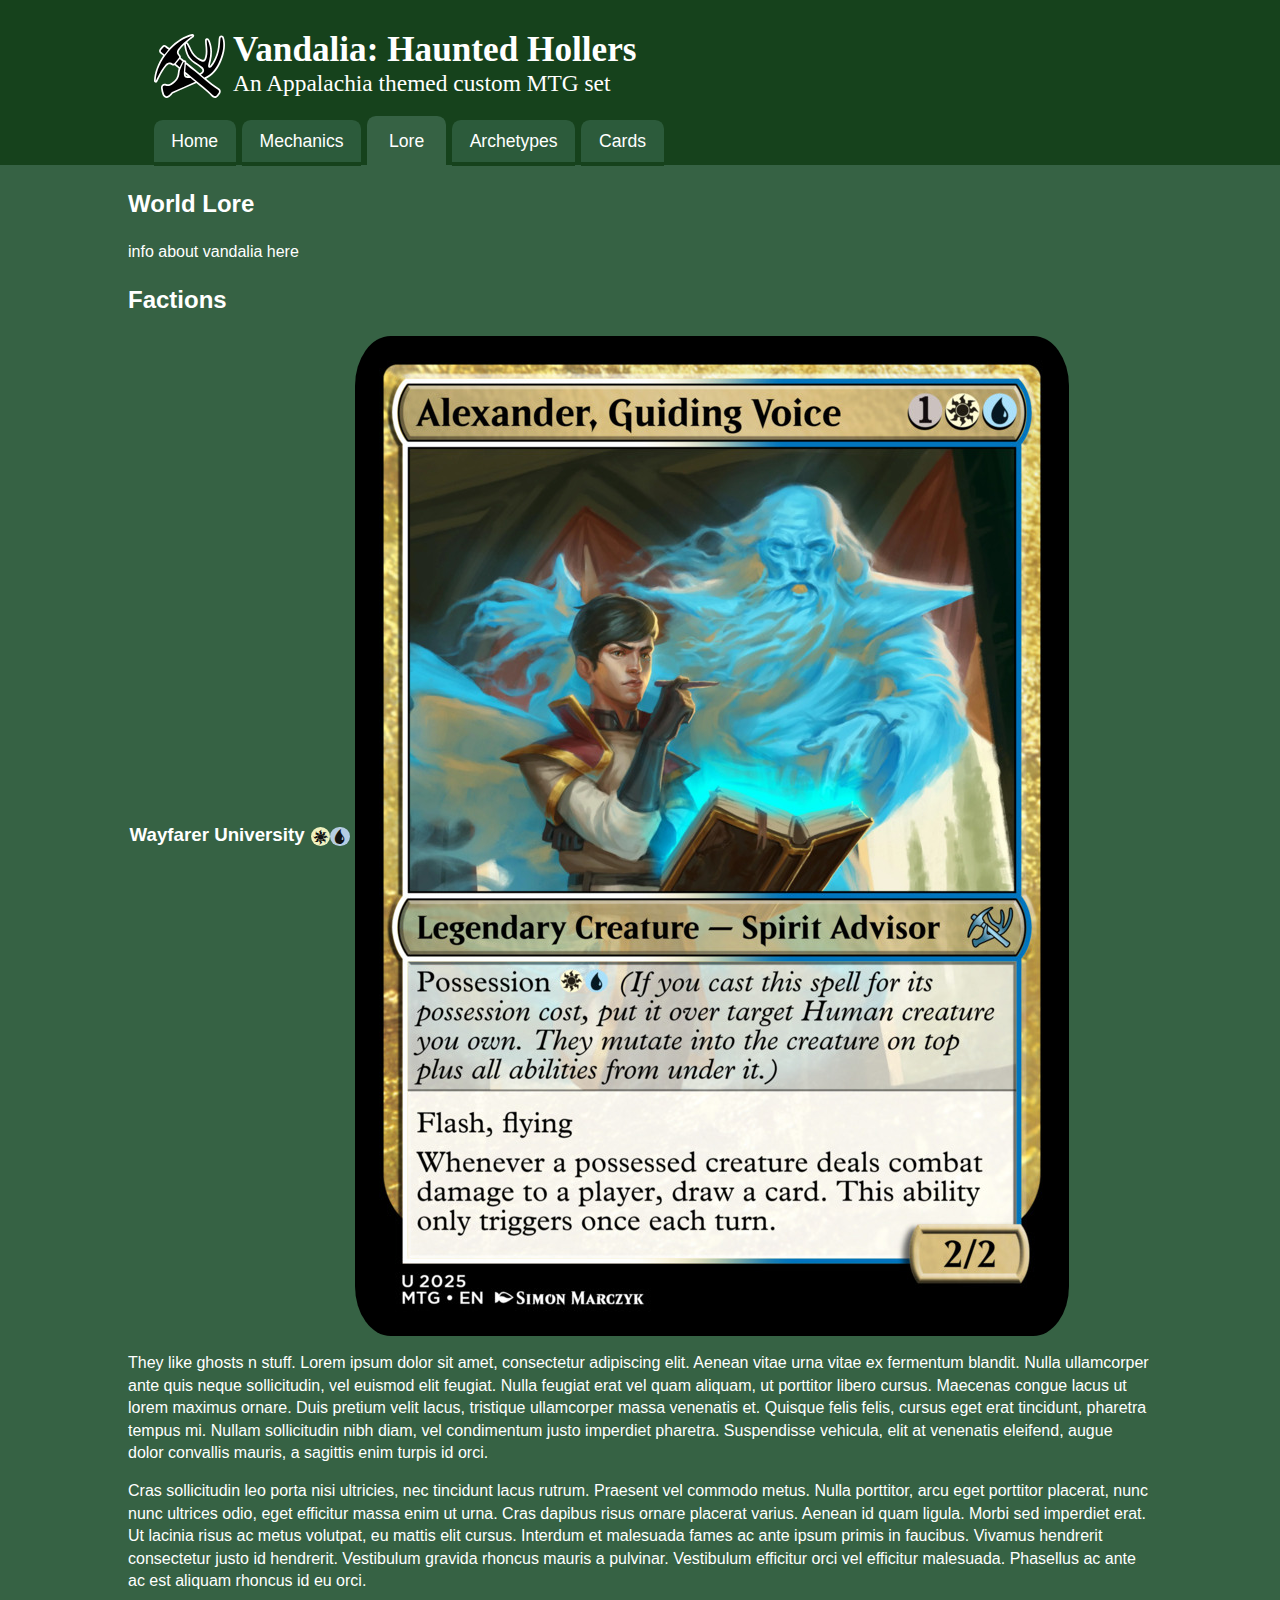
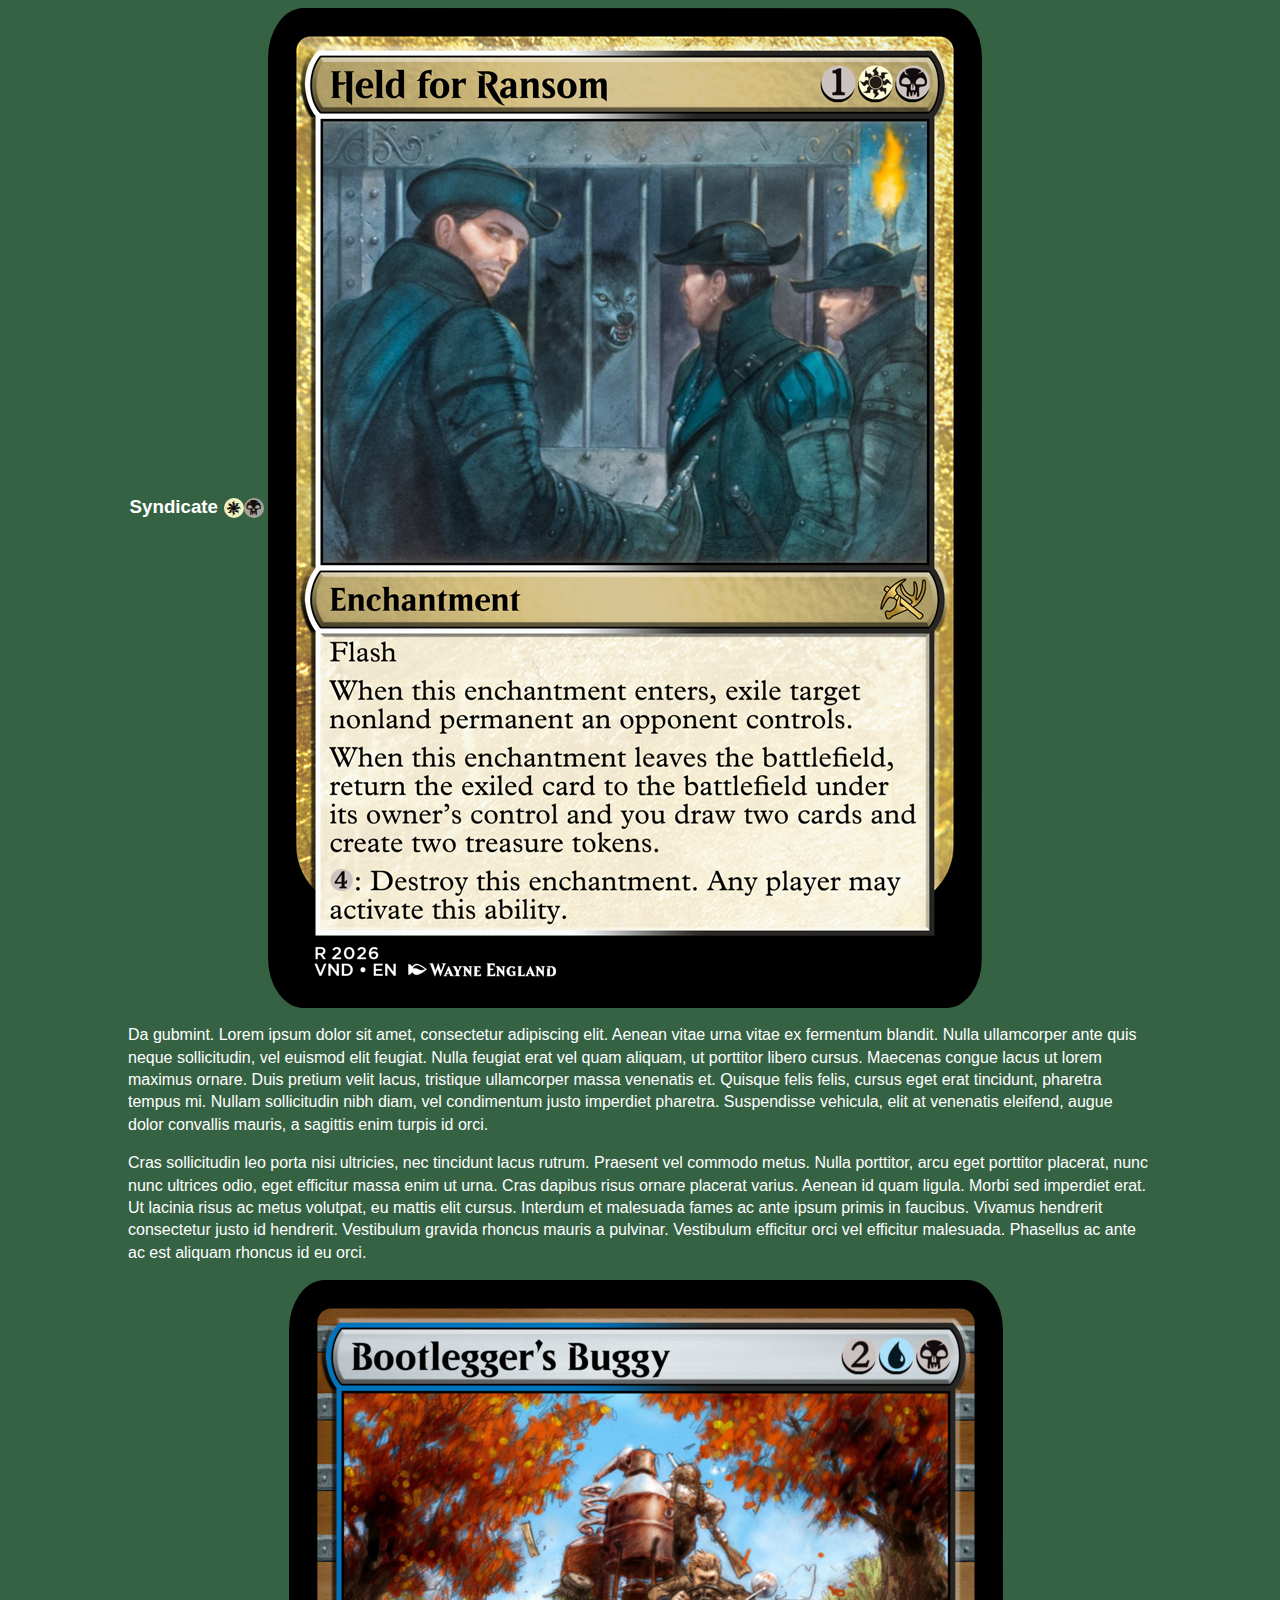
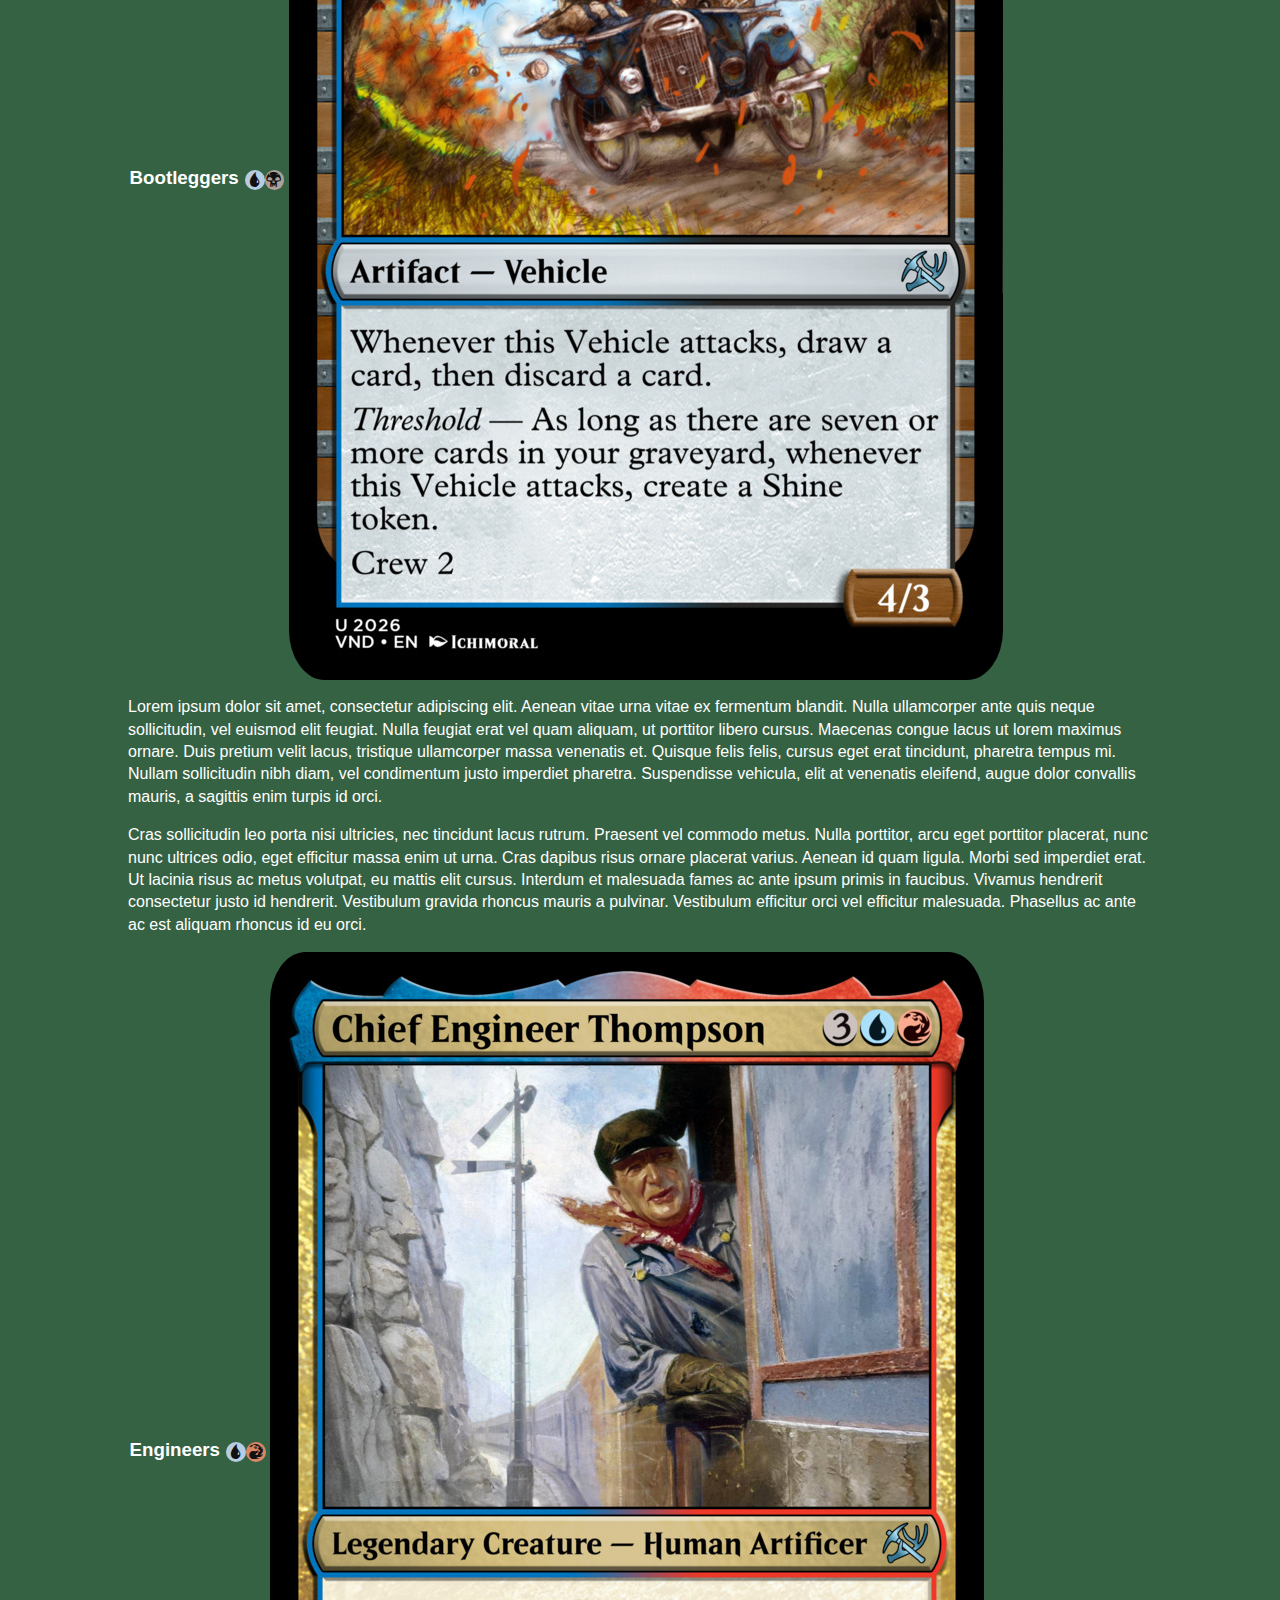
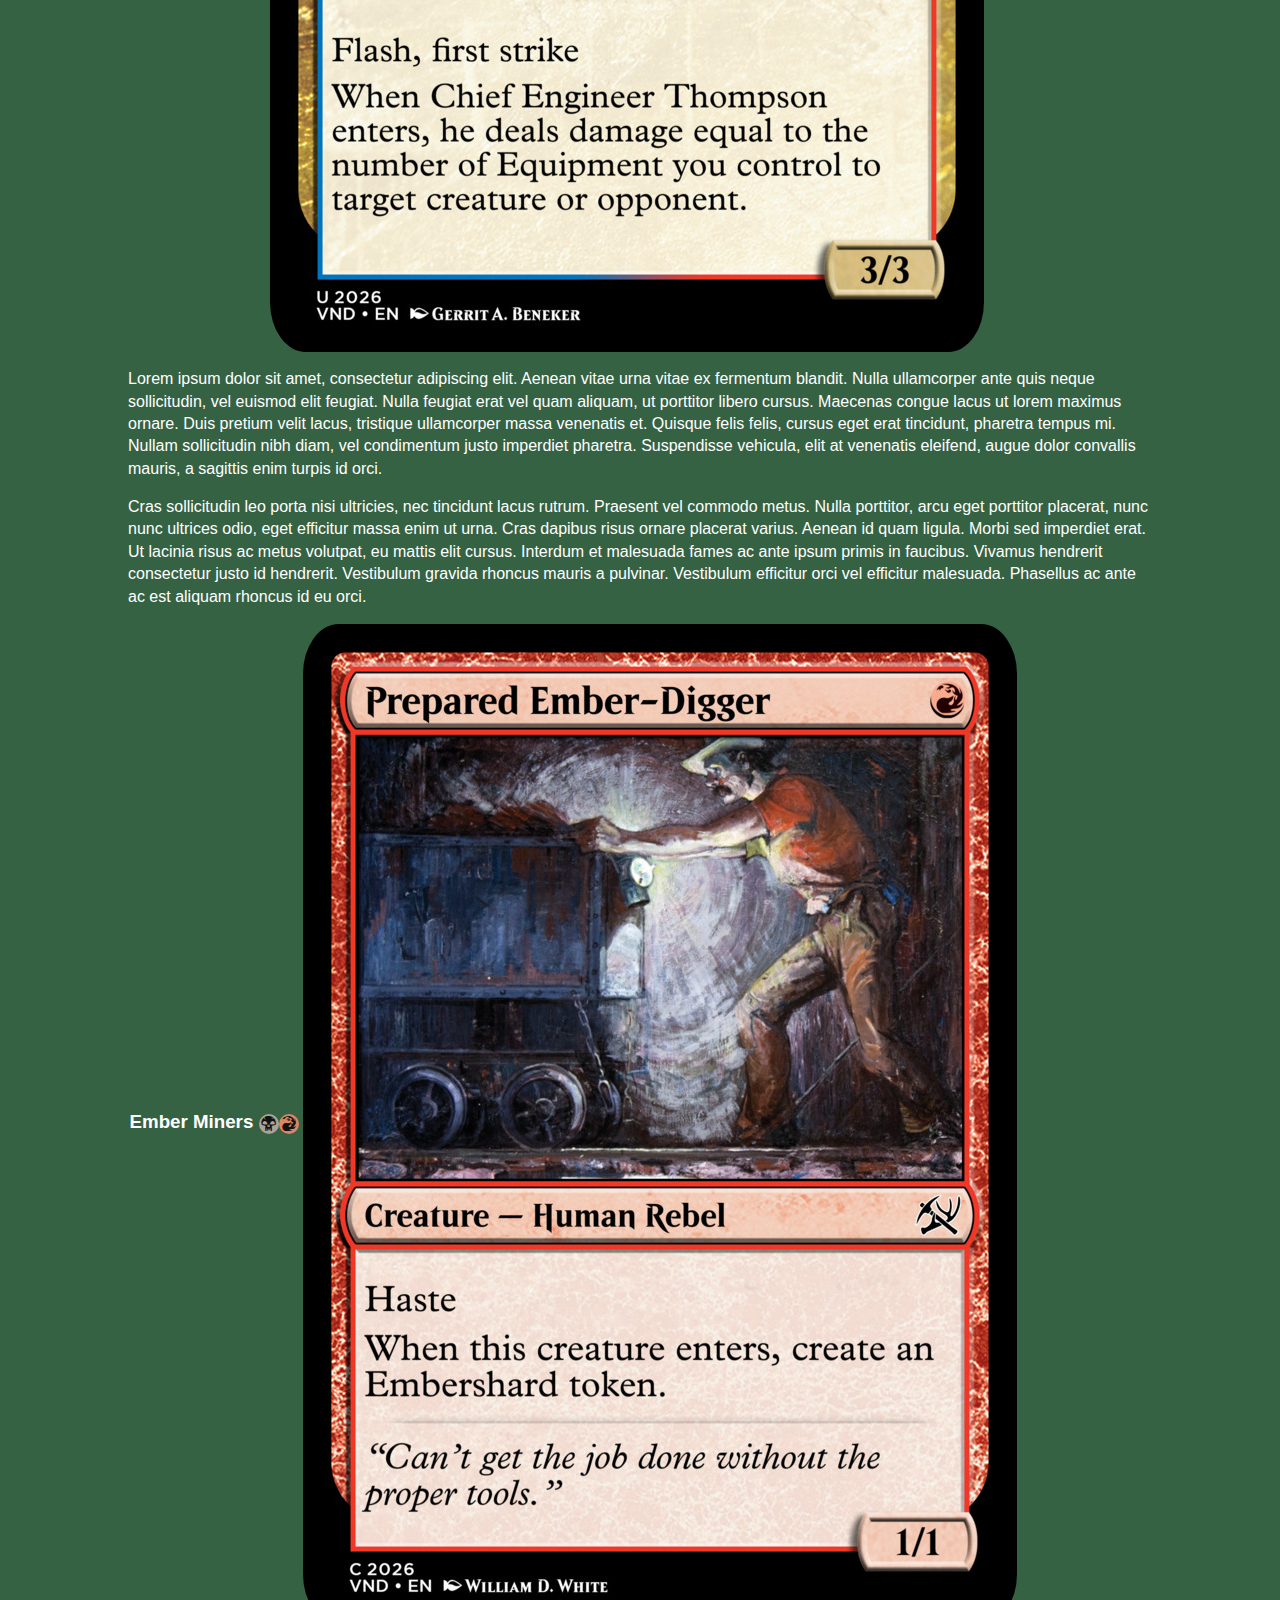
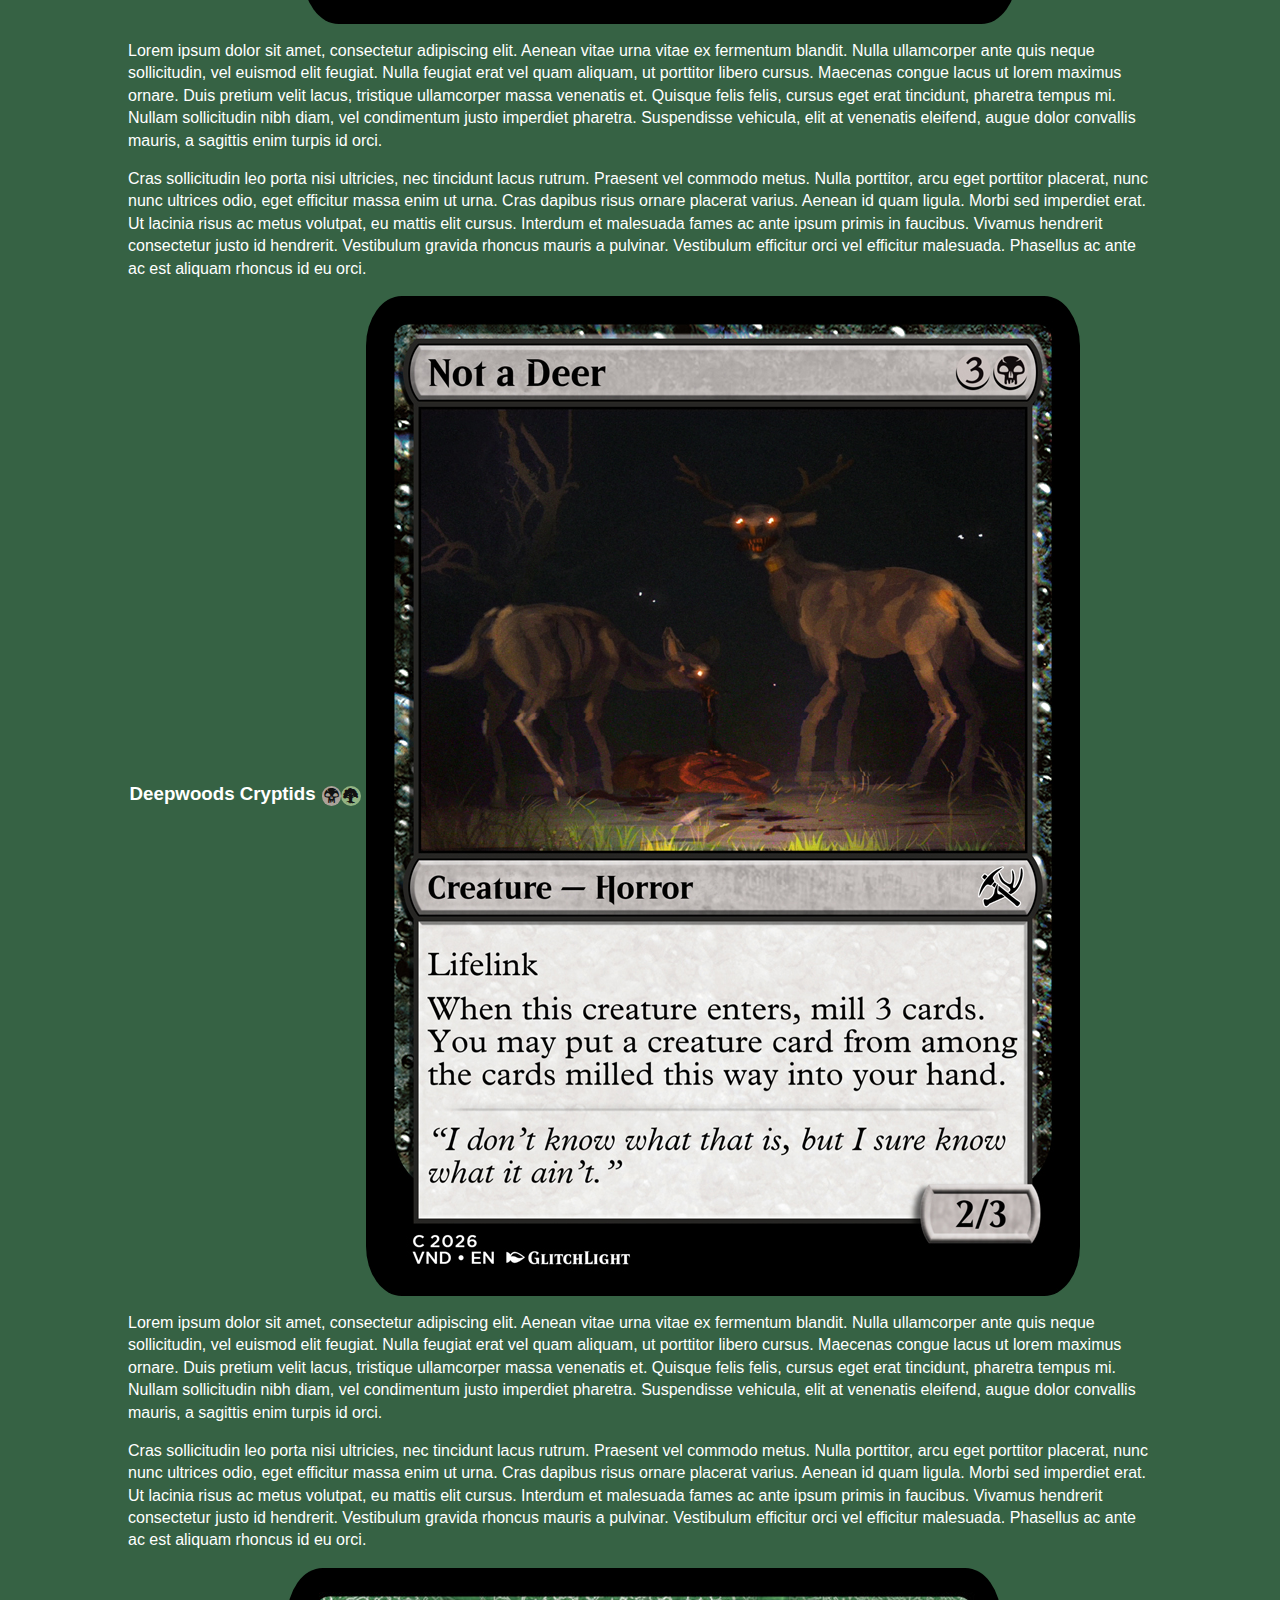
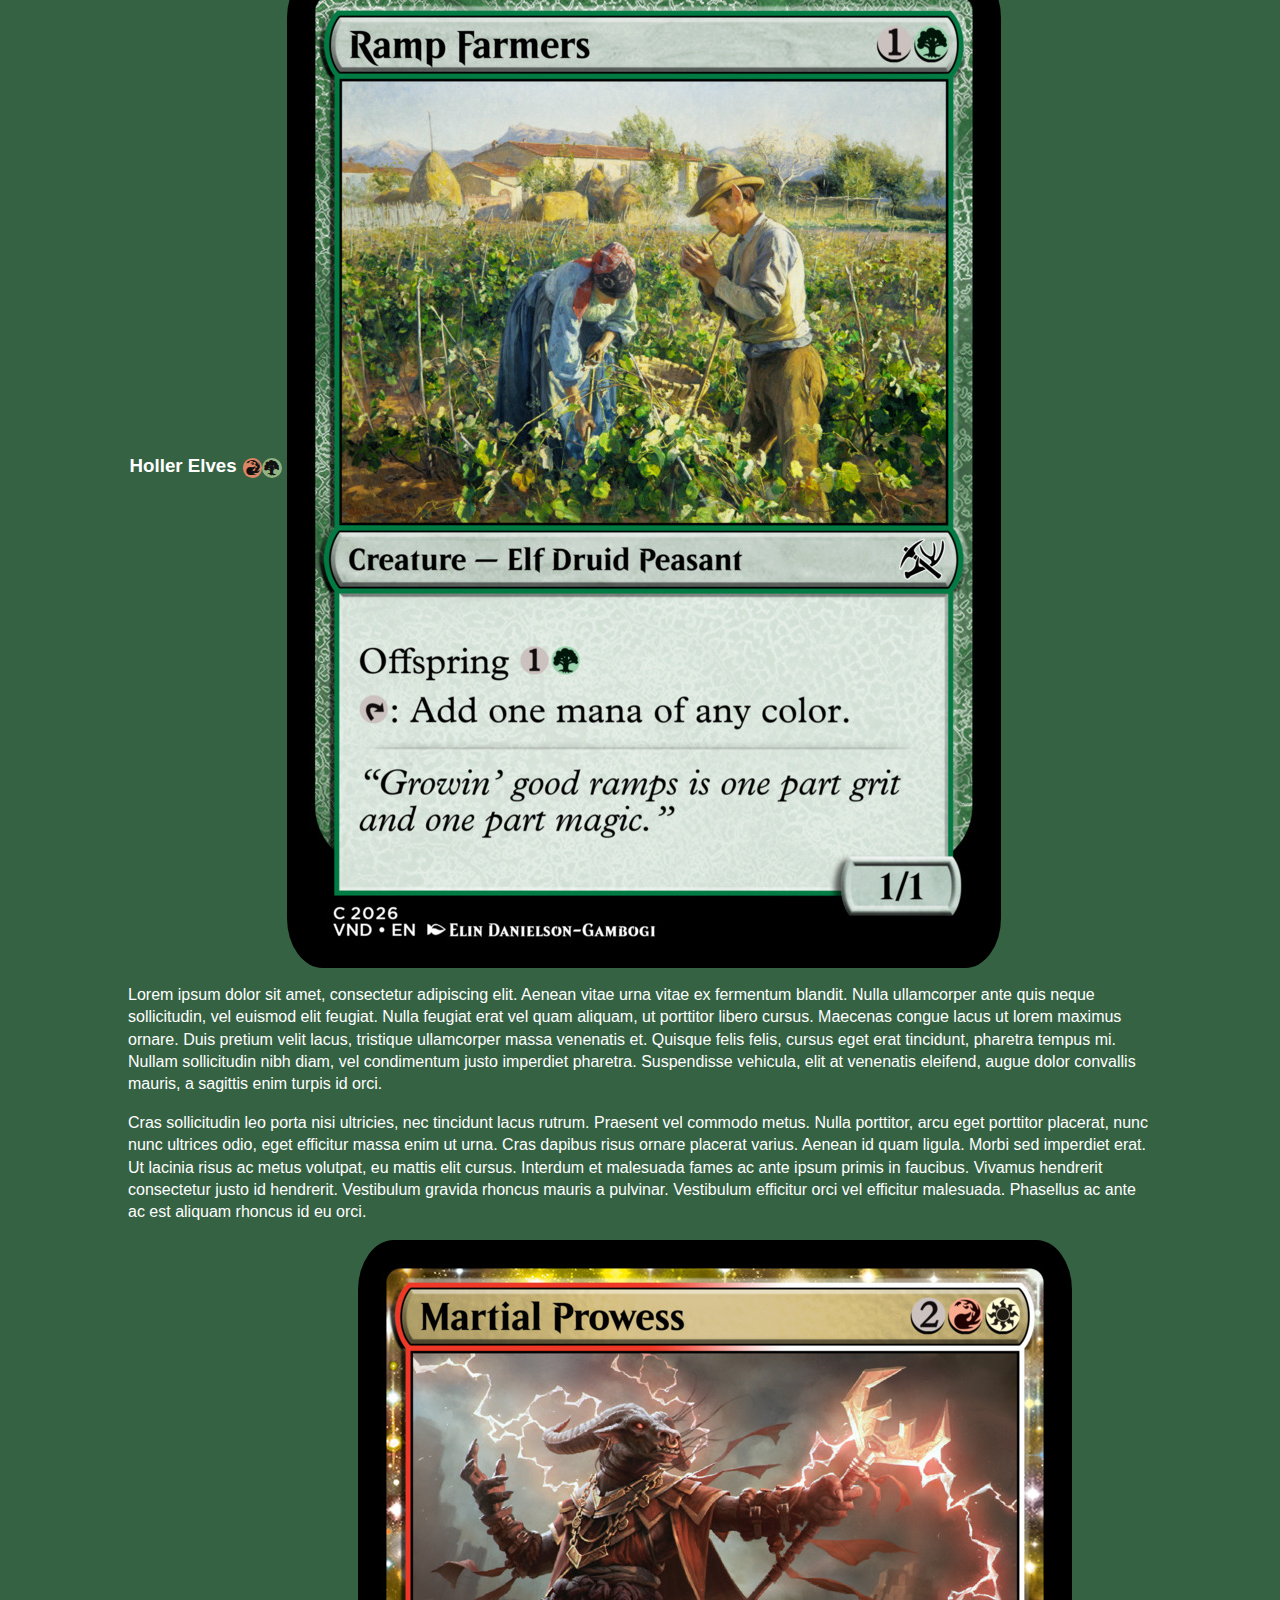
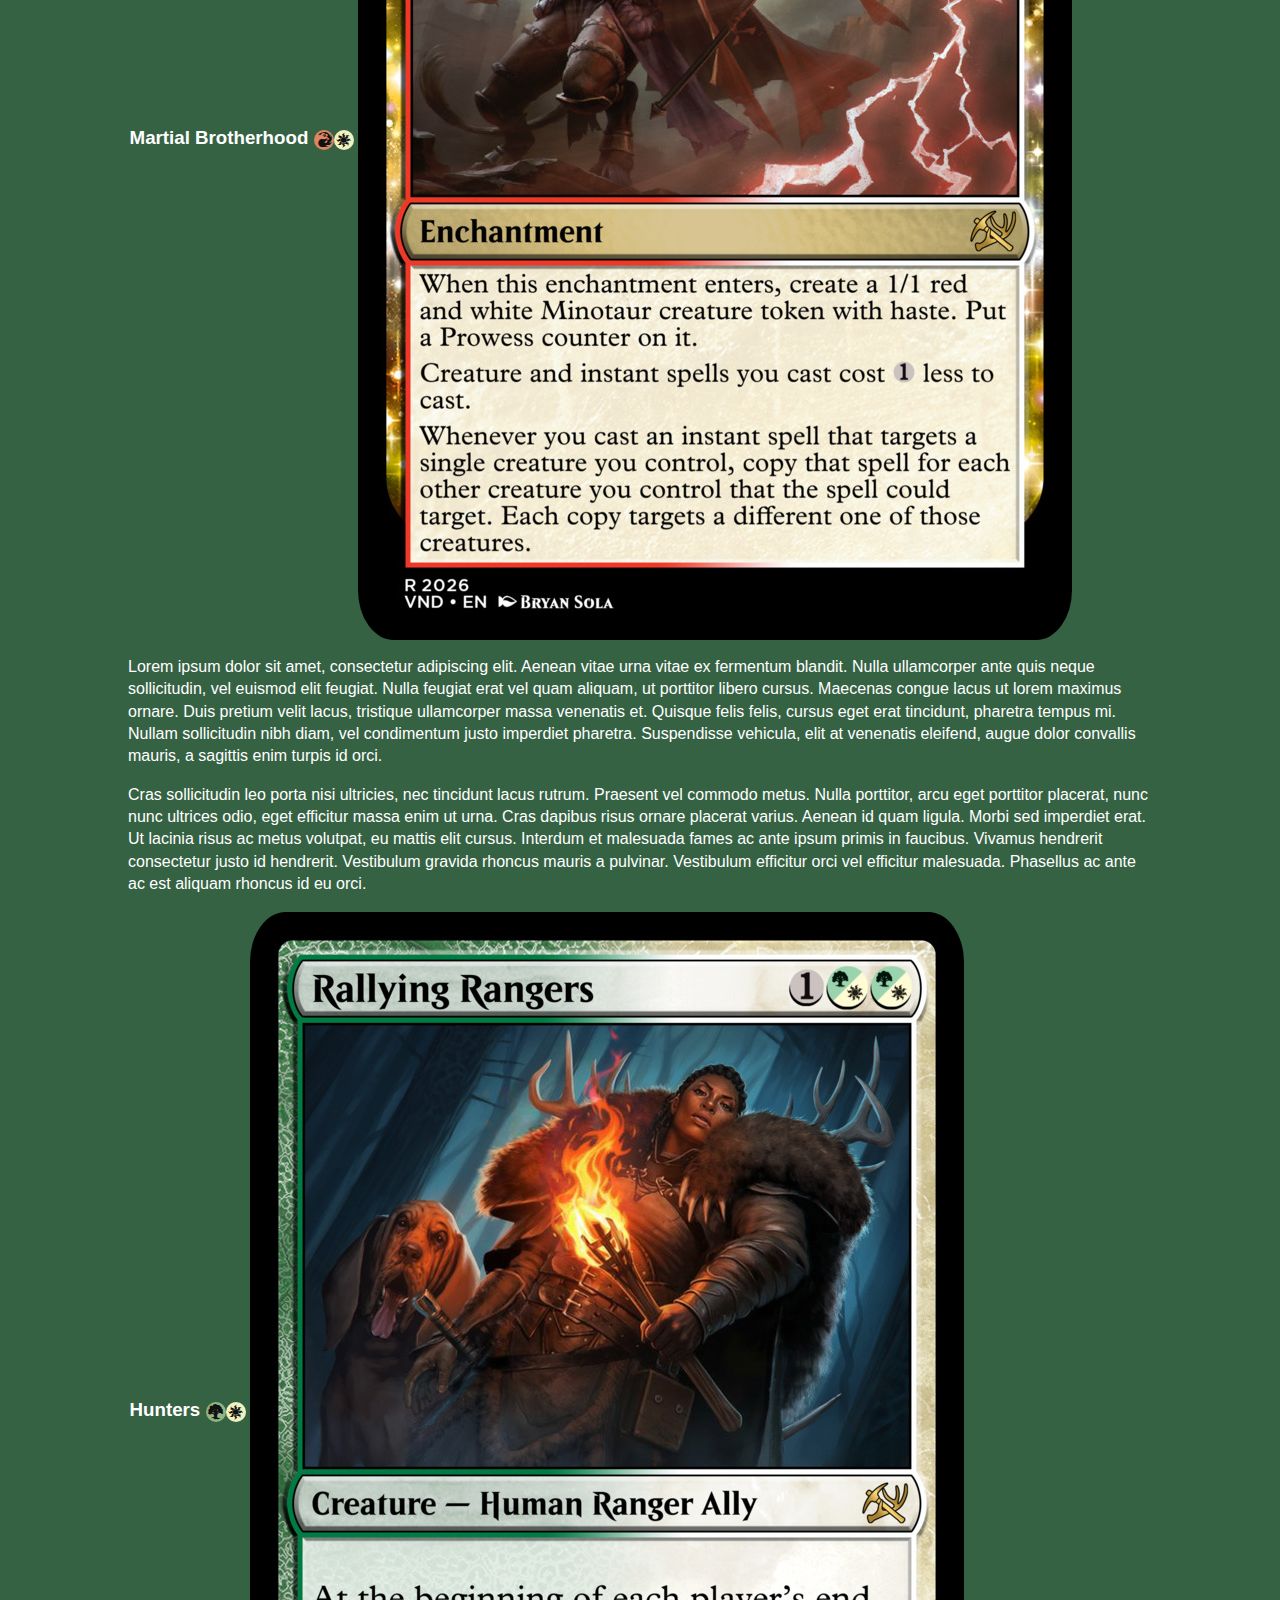
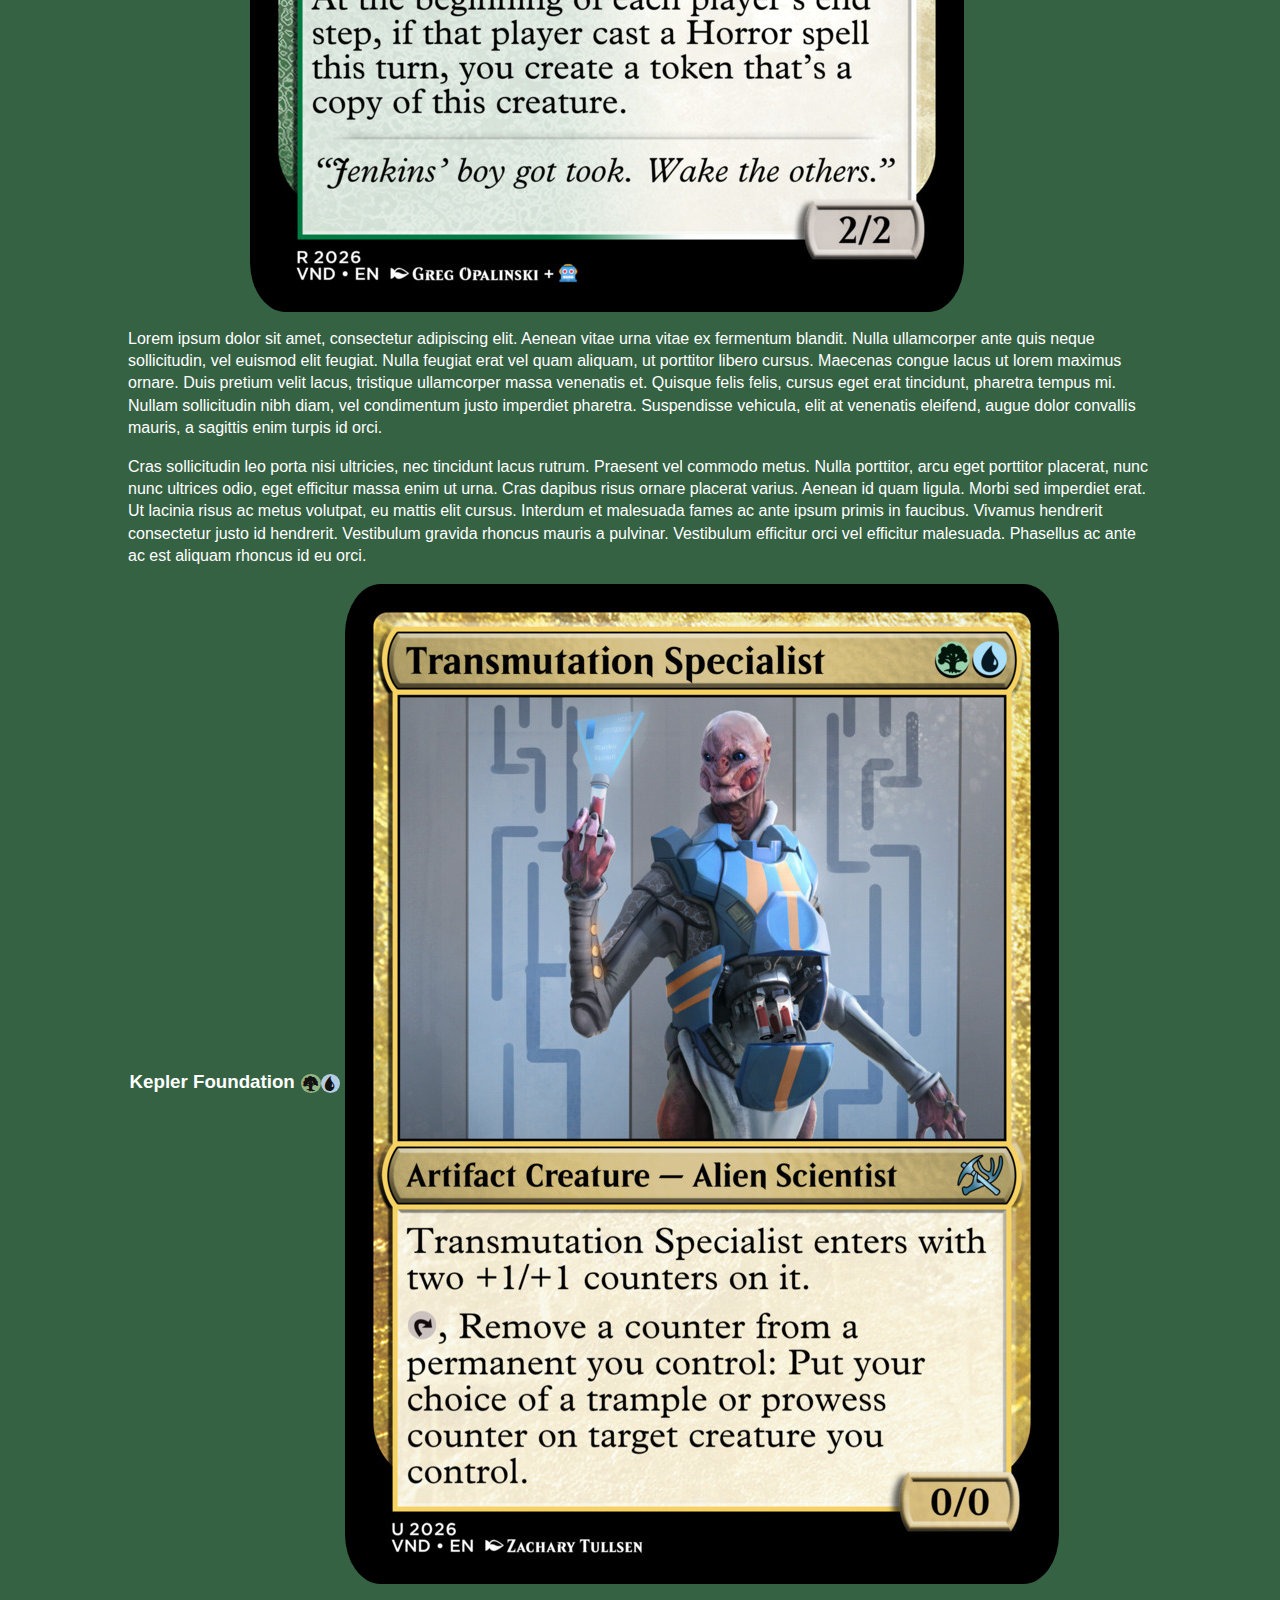
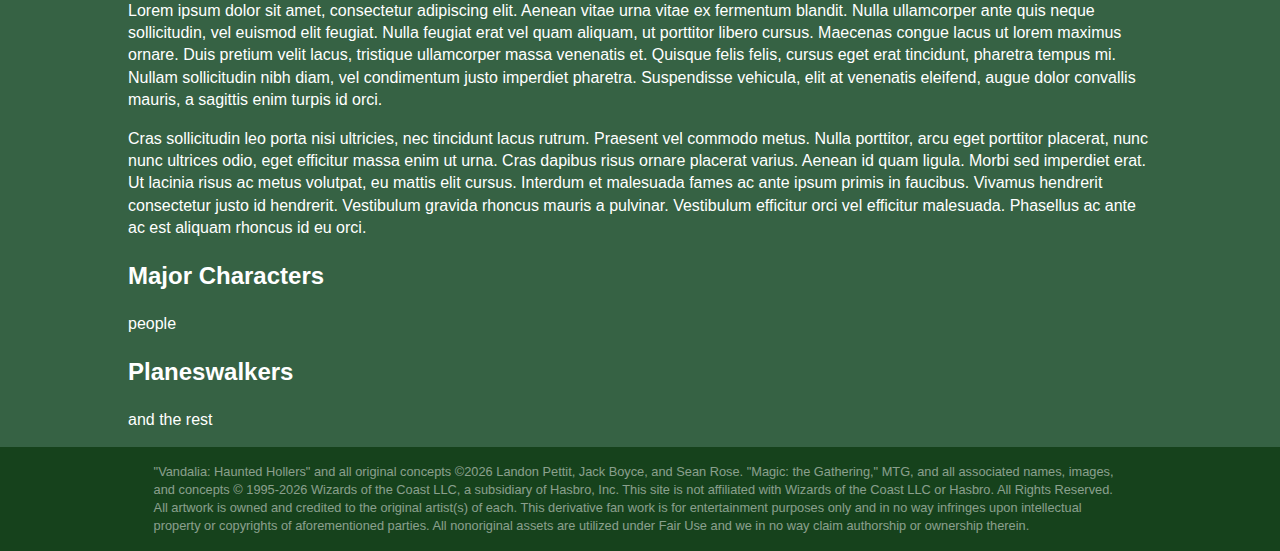
<file: index.html>
<!doctype html>
<html class="no-js" lang="">
<head>
  <meta charset="utf-8">
  <meta name="viewport" content="width=device-width, initial-scale=1">
  <title>Vandalia: Haunted Hollers</title>
  <link rel="stylesheet" href="docs/css/style.css">
  <meta name="description" content="An Appalachia themed custom MTG set">

  <link rel="icon" href="docs/img/favicon.ico" sizes="any">
  <link rel="icon" href="docs/img/icon.svg" type="image/svg+xml">
  <link rel="apple-touch-icon" href="docs/img/icon.png">

  <link rel="stylesheet" type="docs/text/css" href="docs/tooltipster/dist/css/tooltipster.bundle.min.css" />
  <script src="https://code.jquery.com/jquery-1.12.4.min.js" integrity="sha256-ZosEbRLbNQzLpnKIkEdrPv7lOy9C27hHQ+Xp8a4MxAQ=" crossorigin="anonymous"></script>
  <script type="text/javascript" src="docs/tooltipster/dist/js/tooltipster.bundle.min.js"></script>

  <link rel="stylesheet" type="text/css" href="docs/css/tabby-ui.css">
  <script src="docs/js/tabby.min.js"></script>

  <link href="docs/css/mana.css" rel="stylesheet" type="text/css" />
  <link rel="manifest" href="docs/site.webmanifest">
  <meta name="theme-color" content="#34613a">
</head>
<body>
  <div id="page">

    <header>
      <div class="widthbox">
        <img src="docs/img/setsymbol_C.svg" class="headerimg" >
        <div>
          <h1>Vandalia: Haunted Hollers</h1>
          <span class="subtitle">An Appalachia themed custom MTG set</span>
        </div>
      </div>
      <nav class="widthbox"><ul data-tabs>
      	<li><a href="#info">Home</a></li>
        <li><a href="#mechanics">Mechanics</a></li>
      	<li><a data-tabby-default href="#lore">Lore</a></li>
      	<li><a href="#archetypes">Archetypes</a></li>
        <li><a href="#cards">Cards</a></li>
      </ul></nav>
    </header>

    <article><div class="widthbox">

      <div id="info">
        <h2>Set Info</h2>
        <p>Hello world! This is HTML5 Boilerplate.</p>
        <p>This is blue mana <i class="ms ms-u ms-cost ms-shadow"></i> </p>
      </div>

      <div id="lore">
        <h2>World Lore</h2>
        <p>info about vandalia here</p>

        <h2>Factions</h2>
        <div class="faction">
          <span><h3>Wayfarer University </h3>
          <span><i class="ms ms-w ms-cost"></i><i class="ms ms-u ms-cost "></i></span></span>
          <img class="card" src="Z/Alexander, Guiding Voice.jpg">
          <p>They like ghosts n stuff. Lorem ipsum dolor sit amet, consectetur adipiscing elit. Aenean vitae urna vitae ex fermentum blandit. Nulla ullamcorper ante quis neque sollicitudin, vel euismod elit feugiat. Nulla feugiat erat vel quam aliquam, ut porttitor libero cursus. Maecenas congue lacus ut lorem maximus ornare. Duis pretium velit lacus, tristique ullamcorper massa venenatis et. Quisque felis felis, cursus eget erat tincidunt, pharetra tempus mi. Nullam sollicitudin nibh diam, vel condimentum justo imperdiet pharetra. Suspendisse vehicula, elit at venenatis eleifend, augue dolor convallis mauris, a sagittis enim turpis id orci.</p>
          <p>Cras sollicitudin leo porta nisi ultricies, nec tincidunt lacus rutrum. Praesent vel commodo metus. Nulla porttitor, arcu eget porttitor placerat, nunc nunc ultrices odio, eget efficitur massa enim ut urna. Cras dapibus risus ornare placerat varius. Aenean id quam ligula. Morbi sed imperdiet erat. Ut lacinia risus ac metus volutpat, eu mattis elit cursus. Interdum et malesuada fames ac ante ipsum primis in faucibus. Vivamus hendrerit consectetur justo id hendrerit. Vestibulum gravida rhoncus mauris a pulvinar. Vestibulum efficitur orci vel efficitur malesuada. Phasellus ac ante ac est aliquam rhoncus id eu orci.</p>
        </div>

        <div class="faction">
          <span><h3>Syndicate </h3>
          <span><i class="ms ms-w ms-cost "></i><i class="ms ms-b ms-cost "></i> </span></span>
          <img class="card" src="rare/Held for Ransom.jpg">
          <p>Da gubmint. Lorem ipsum dolor sit amet, consectetur adipiscing elit. Aenean vitae urna vitae ex fermentum blandit. Nulla ullamcorper ante quis neque sollicitudin, vel euismod elit feugiat. Nulla feugiat erat vel quam aliquam, ut porttitor libero cursus. Maecenas congue lacus ut lorem maximus ornare. Duis pretium velit lacus, tristique ullamcorper massa venenatis et. Quisque felis felis, cursus eget erat tincidunt, pharetra tempus mi. Nullam sollicitudin nibh diam, vel condimentum justo imperdiet pharetra. Suspendisse vehicula, elit at venenatis eleifend, augue dolor convallis mauris, a sagittis enim turpis id orci.</p>
          <p>Cras sollicitudin leo porta nisi ultricies, nec tincidunt lacus rutrum. Praesent vel commodo metus. Nulla porttitor, arcu eget porttitor placerat, nunc nunc ultrices odio, eget efficitur massa enim ut urna. Cras dapibus risus ornare placerat varius. Aenean id quam ligula. Morbi sed imperdiet erat. Ut lacinia risus ac metus volutpat, eu mattis elit cursus. Interdum et malesuada fames ac ante ipsum primis in faucibus. Vivamus hendrerit consectetur justo id hendrerit. Vestibulum gravida rhoncus mauris a pulvinar. Vestibulum efficitur orci vel efficitur malesuada. Phasellus ac ante ac est aliquam rhoncus id eu orci.</p>
        </div>

        <div class="faction">
          <span><h3>Bootleggers </h3>
          <span><i class="ms ms-u ms-cost "></i><i class="ms ms-b ms-cost "></i></span></span>
          <img class="card" src="Z/Bootlegger’s Buggy.jpg">
          <p>Lorem ipsum dolor sit amet, consectetur adipiscing elit. Aenean vitae urna vitae ex fermentum blandit. Nulla ullamcorper ante quis neque sollicitudin, vel euismod elit feugiat. Nulla feugiat erat vel quam aliquam, ut porttitor libero cursus. Maecenas congue lacus ut lorem maximus ornare. Duis pretium velit lacus, tristique ullamcorper massa venenatis et. Quisque felis felis, cursus eget erat tincidunt, pharetra tempus mi. Nullam sollicitudin nibh diam, vel condimentum justo imperdiet pharetra. Suspendisse vehicula, elit at venenatis eleifend, augue dolor convallis mauris, a sagittis enim turpis id orci.</p>
          <p>Cras sollicitudin leo porta nisi ultricies, nec tincidunt lacus rutrum. Praesent vel commodo metus. Nulla porttitor, arcu eget porttitor placerat, nunc nunc ultrices odio, eget efficitur massa enim ut urna. Cras dapibus risus ornare placerat varius. Aenean id quam ligula. Morbi sed imperdiet erat. Ut lacinia risus ac metus volutpat, eu mattis elit cursus. Interdum et malesuada fames ac ante ipsum primis in faucibus. Vivamus hendrerit consectetur justo id hendrerit. Vestibulum gravida rhoncus mauris a pulvinar. Vestibulum efficitur orci vel efficitur malesuada. Phasellus ac ante ac est aliquam rhoncus id eu orci.</p>
        </div>

        <div class="faction">
          <span><h3>Engineers </h3>
          <span><i class="ms ms-u ms-cost "></i><i class="ms ms-r ms-cost "></i> </span></span>
          <img class="card" src="Z/Chief Engineer Thompson.jpg">
          <p>Lorem ipsum dolor sit amet, consectetur adipiscing elit. Aenean vitae urna vitae ex fermentum blandit. Nulla ullamcorper ante quis neque sollicitudin, vel euismod elit feugiat. Nulla feugiat erat vel quam aliquam, ut porttitor libero cursus. Maecenas congue lacus ut lorem maximus ornare. Duis pretium velit lacus, tristique ullamcorper massa venenatis et. Quisque felis felis, cursus eget erat tincidunt, pharetra tempus mi. Nullam sollicitudin nibh diam, vel condimentum justo imperdiet pharetra. Suspendisse vehicula, elit at venenatis eleifend, augue dolor convallis mauris, a sagittis enim turpis id orci.</p>
          <p>Cras sollicitudin leo porta nisi ultricies, nec tincidunt lacus rutrum. Praesent vel commodo metus. Nulla porttitor, arcu eget porttitor placerat, nunc nunc ultrices odio, eget efficitur massa enim ut urna. Cras dapibus risus ornare placerat varius. Aenean id quam ligula. Morbi sed imperdiet erat. Ut lacinia risus ac metus volutpat, eu mattis elit cursus. Interdum et malesuada fames ac ante ipsum primis in faucibus. Vivamus hendrerit consectetur justo id hendrerit. Vestibulum gravida rhoncus mauris a pulvinar. Vestibulum efficitur orci vel efficitur malesuada. Phasellus ac ante ac est aliquam rhoncus id eu orci.</p>
        </div>

        <div class="faction">
          <span><h3>Ember Miners </h3>
          <span><i class="ms ms-b ms-cost "></i><i class="ms ms-r ms-cost "></i></span></span>
          <img class="card" src="R/Prepared Ember-Digger.jpg">
          <p>Lorem ipsum dolor sit amet, consectetur adipiscing elit. Aenean vitae urna vitae ex fermentum blandit. Nulla ullamcorper ante quis neque sollicitudin, vel euismod elit feugiat. Nulla feugiat erat vel quam aliquam, ut porttitor libero cursus. Maecenas congue lacus ut lorem maximus ornare. Duis pretium velit lacus, tristique ullamcorper massa venenatis et. Quisque felis felis, cursus eget erat tincidunt, pharetra tempus mi. Nullam sollicitudin nibh diam, vel condimentum justo imperdiet pharetra. Suspendisse vehicula, elit at venenatis eleifend, augue dolor convallis mauris, a sagittis enim turpis id orci.</p>
          <p>Cras sollicitudin leo porta nisi ultricies, nec tincidunt lacus rutrum. Praesent vel commodo metus. Nulla porttitor, arcu eget porttitor placerat, nunc nunc ultrices odio, eget efficitur massa enim ut urna. Cras dapibus risus ornare placerat varius. Aenean id quam ligula. Morbi sed imperdiet erat. Ut lacinia risus ac metus volutpat, eu mattis elit cursus. Interdum et malesuada fames ac ante ipsum primis in faucibus. Vivamus hendrerit consectetur justo id hendrerit. Vestibulum gravida rhoncus mauris a pulvinar. Vestibulum efficitur orci vel efficitur malesuada. Phasellus ac ante ac est aliquam rhoncus id eu orci.</p>
        </div>

        <div class="faction">
          <span><h3>Deepwoods Cryptids </h3>
          <span><i class="ms ms-b ms-cost "></i><i class="ms ms-g ms-cost "></i> </span></span>
          <img class="card" src="B/Not a Deer.jpg">
          <p>Lorem ipsum dolor sit amet, consectetur adipiscing elit. Aenean vitae urna vitae ex fermentum blandit. Nulla ullamcorper ante quis neque sollicitudin, vel euismod elit feugiat. Nulla feugiat erat vel quam aliquam, ut porttitor libero cursus. Maecenas congue lacus ut lorem maximus ornare. Duis pretium velit lacus, tristique ullamcorper massa venenatis et. Quisque felis felis, cursus eget erat tincidunt, pharetra tempus mi. Nullam sollicitudin nibh diam, vel condimentum justo imperdiet pharetra. Suspendisse vehicula, elit at venenatis eleifend, augue dolor convallis mauris, a sagittis enim turpis id orci.</p>
          <p>Cras sollicitudin leo porta nisi ultricies, nec tincidunt lacus rutrum. Praesent vel commodo metus. Nulla porttitor, arcu eget porttitor placerat, nunc nunc ultrices odio, eget efficitur massa enim ut urna. Cras dapibus risus ornare placerat varius. Aenean id quam ligula. Morbi sed imperdiet erat. Ut lacinia risus ac metus volutpat, eu mattis elit cursus. Interdum et malesuada fames ac ante ipsum primis in faucibus. Vivamus hendrerit consectetur justo id hendrerit. Vestibulum gravida rhoncus mauris a pulvinar. Vestibulum efficitur orci vel efficitur malesuada. Phasellus ac ante ac est aliquam rhoncus id eu orci.</p>
        </div>

        <div class="faction">
          <span><h3>Holler Elves </h3>
          <span><i class="ms ms-r ms-cost "></i><i class="ms ms-g ms-cost "></i></span></span>
          <img class="card" src="G/Ramp Farmers.jpg">
          <p>Lorem ipsum dolor sit amet, consectetur adipiscing elit. Aenean vitae urna vitae ex fermentum blandit. Nulla ullamcorper ante quis neque sollicitudin, vel euismod elit feugiat. Nulla feugiat erat vel quam aliquam, ut porttitor libero cursus. Maecenas congue lacus ut lorem maximus ornare. Duis pretium velit lacus, tristique ullamcorper massa venenatis et. Quisque felis felis, cursus eget erat tincidunt, pharetra tempus mi. Nullam sollicitudin nibh diam, vel condimentum justo imperdiet pharetra. Suspendisse vehicula, elit at venenatis eleifend, augue dolor convallis mauris, a sagittis enim turpis id orci.</p>
          <p>Cras sollicitudin leo porta nisi ultricies, nec tincidunt lacus rutrum. Praesent vel commodo metus. Nulla porttitor, arcu eget porttitor placerat, nunc nunc ultrices odio, eget efficitur massa enim ut urna. Cras dapibus risus ornare placerat varius. Aenean id quam ligula. Morbi sed imperdiet erat. Ut lacinia risus ac metus volutpat, eu mattis elit cursus. Interdum et malesuada fames ac ante ipsum primis in faucibus. Vivamus hendrerit consectetur justo id hendrerit. Vestibulum gravida rhoncus mauris a pulvinar. Vestibulum efficitur orci vel efficitur malesuada. Phasellus ac ante ac est aliquam rhoncus id eu orci.</p>
        </div>

        <div class="faction">
          <span><h3>Martial Brotherhood </h3>
          <span><i class="ms ms-r ms-cost "></i><i class="ms ms-w ms-cost "></i> </span></span>
          <img class="card" src="rare/Martial Prowess.jpg">
          <p>Lorem ipsum dolor sit amet, consectetur adipiscing elit. Aenean vitae urna vitae ex fermentum blandit. Nulla ullamcorper ante quis neque sollicitudin, vel euismod elit feugiat. Nulla feugiat erat vel quam aliquam, ut porttitor libero cursus. Maecenas congue lacus ut lorem maximus ornare. Duis pretium velit lacus, tristique ullamcorper massa venenatis et. Quisque felis felis, cursus eget erat tincidunt, pharetra tempus mi. Nullam sollicitudin nibh diam, vel condimentum justo imperdiet pharetra. Suspendisse vehicula, elit at venenatis eleifend, augue dolor convallis mauris, a sagittis enim turpis id orci.</p>
          <p>Cras sollicitudin leo porta nisi ultricies, nec tincidunt lacus rutrum. Praesent vel commodo metus. Nulla porttitor, arcu eget porttitor placerat, nunc nunc ultrices odio, eget efficitur massa enim ut urna. Cras dapibus risus ornare placerat varius. Aenean id quam ligula. Morbi sed imperdiet erat. Ut lacinia risus ac metus volutpat, eu mattis elit cursus. Interdum et malesuada fames ac ante ipsum primis in faucibus. Vivamus hendrerit consectetur justo id hendrerit. Vestibulum gravida rhoncus mauris a pulvinar. Vestibulum efficitur orci vel efficitur malesuada. Phasellus ac ante ac est aliquam rhoncus id eu orci.</p>
        </div>

        <div class="faction">
          <span><h3>Hunters </h3>
          <span><i class="ms ms-g ms-cost "></i><i class="ms ms-w ms-cost "></i></span></span>
          <img class="card" src="rare/Rallying Rangers.jpg">
          <p>Lorem ipsum dolor sit amet, consectetur adipiscing elit. Aenean vitae urna vitae ex fermentum blandit. Nulla ullamcorper ante quis neque sollicitudin, vel euismod elit feugiat. Nulla feugiat erat vel quam aliquam, ut porttitor libero cursus. Maecenas congue lacus ut lorem maximus ornare. Duis pretium velit lacus, tristique ullamcorper massa venenatis et. Quisque felis felis, cursus eget erat tincidunt, pharetra tempus mi. Nullam sollicitudin nibh diam, vel condimentum justo imperdiet pharetra. Suspendisse vehicula, elit at venenatis eleifend, augue dolor convallis mauris, a sagittis enim turpis id orci.</p>
          <p>Cras sollicitudin leo porta nisi ultricies, nec tincidunt lacus rutrum. Praesent vel commodo metus. Nulla porttitor, arcu eget porttitor placerat, nunc nunc ultrices odio, eget efficitur massa enim ut urna. Cras dapibus risus ornare placerat varius. Aenean id quam ligula. Morbi sed imperdiet erat. Ut lacinia risus ac metus volutpat, eu mattis elit cursus. Interdum et malesuada fames ac ante ipsum primis in faucibus. Vivamus hendrerit consectetur justo id hendrerit. Vestibulum gravida rhoncus mauris a pulvinar. Vestibulum efficitur orci vel efficitur malesuada. Phasellus ac ante ac est aliquam rhoncus id eu orci.</p>
        </div>

        <div class="faction">
          <span><h3>Kepler Foundation </h3>
          <span><i class="ms ms-g ms-cost "></i><i class="ms ms-u ms-cost "></i> </span></span>
          <img class="card" src="Z/Transmutation Specialist.jpg">
          <p>Lorem ipsum dolor sit amet, consectetur adipiscing elit. Aenean vitae urna vitae ex fermentum blandit. Nulla ullamcorper ante quis neque sollicitudin, vel euismod elit feugiat. Nulla feugiat erat vel quam aliquam, ut porttitor libero cursus. Maecenas congue lacus ut lorem maximus ornare. Duis pretium velit lacus, tristique ullamcorper massa venenatis et. Quisque felis felis, cursus eget erat tincidunt, pharetra tempus mi. Nullam sollicitudin nibh diam, vel condimentum justo imperdiet pharetra. Suspendisse vehicula, elit at venenatis eleifend, augue dolor convallis mauris, a sagittis enim turpis id orci.</p>
          <p>Cras sollicitudin leo porta nisi ultricies, nec tincidunt lacus rutrum. Praesent vel commodo metus. Nulla porttitor, arcu eget porttitor placerat, nunc nunc ultrices odio, eget efficitur massa enim ut urna. Cras dapibus risus ornare placerat varius. Aenean id quam ligula. Morbi sed imperdiet erat. Ut lacinia risus ac metus volutpat, eu mattis elit cursus. Interdum et malesuada fames ac ante ipsum primis in faucibus. Vivamus hendrerit consectetur justo id hendrerit. Vestibulum gravida rhoncus mauris a pulvinar. Vestibulum efficitur orci vel efficitur malesuada. Phasellus ac ante ac est aliquam rhoncus id eu orci.</p>
        </div>

        <h2>Major Characters</h2>
        <p>people</p>

        <h2>Planeswalkers</h2>
        <p>and the rest</p>

      </div>

      <div id="mechanics">
        <h2>New Mechanics</h2>
        <p>info here</p>

        <div class="faction">
          <span><h3>Innervate</h3></span>
          <img class="card" src="U/Energy Repurposing.jpg">
          <p>Make stuff gooder. Lorem ipsum dolor sit amet, consectetur adipiscing elit. Aenean vitae urna vitae ex fermentum blandit. Nulla ullamcorper ante quis neque sollicitudin, vel euismod elit feugiat. Nulla feugiat erat vel quam aliquam, ut porttitor libero cursus. Maecenas congue lacus ut lorem maximus ornare. Duis pretium velit lacus, tristique ullamcorper massa venenatis et. Quisque felis felis, cursus eget erat tincidunt, pharetra tempus mi. Nullam sollicitudin nibh diam, vel condimentum justo imperdiet pharetra. Suspendisse vehicula, elit at venenatis eleifend, augue dolor convallis mauris, a sagittis enim turpis id orci.</p>
        </div>

        <div class="faction">
          <span><h3>Embershards</h3></span>
          <img class="card" src="tokens/Embershard (a).jpg">
          <p>Dig em up. Lorem ipsum dolor sit amet, consectetur adipiscing elit. Aenean vitae urna vitae ex fermentum blandit. Nulla ullamcorper ante quis neque sollicitudin, vel euismod elit feugiat. Nulla feugiat erat vel quam aliquam, ut porttitor libero cursus. Maecenas congue lacus ut lorem maximus ornare. Duis pretium velit lacus, tristique ullamcorper massa venenatis et. Quisque felis felis, cursus eget erat tincidunt, pharetra tempus mi. Nullam sollicitudin nibh diam, vel condimentum justo imperdiet pharetra. Suspendisse vehicula, elit at venenatis eleifend, augue dolor convallis mauris, a sagittis enim turpis id orci.</p>
        </div>

        <div class="faction">
          <span><h3>Embershine</h3></span>
          <img class="card" src="tokens/Shine (a).jpg">
          <p>boozohol. Lorem ipsum dolor sit amet, consectetur adipiscing elit. Aenean vitae urna vitae ex fermentum blandit. Nulla ullamcorper ante quis neque sollicitudin, vel euismod elit feugiat. Nulla feugiat erat vel quam aliquam, ut porttitor libero cursus. Maecenas congue lacus ut lorem maximus ornare. Duis pretium velit lacus, tristique ullamcorper massa venenatis et. Quisque felis felis, cursus eget erat tincidunt, pharetra tempus mi. Nullam sollicitudin nibh diam, vel condimentum justo imperdiet pharetra. Suspendisse vehicula, elit at venenatis eleifend, augue dolor convallis mauris, a sagittis enim turpis id orci.</p>
        </div>

        <div class="faction">
          <span><h3>Possession</h3></span>
          <img class="card" src="W/Soul Displacer.jpg">
          <p>ghosts. Lorem ipsum dolor sit amet, consectetur adipiscing elit. Aenean vitae urna vitae ex fermentum blandit. Nulla ullamcorper ante quis neque sollicitudin, vel euismod elit feugiat. Nulla feugiat erat vel quam aliquam, ut porttitor libero cursus. Maecenas congue lacus ut lorem maximus ornare. Duis pretium velit lacus, tristique ullamcorper massa venenatis et. Quisque felis felis, cursus eget erat tincidunt, pharetra tempus mi. Nullam sollicitudin nibh diam, vel condimentum justo imperdiet pharetra. Suspendisse vehicula, elit at venenatis eleifend, augue dolor convallis mauris, a sagittis enim turpis id orci.</p>
        </div>
      </div>

      <div id="archetypes">
        <h2>Archetypes</h2>
        <p>This is the archetypes tab</p>
        <table>
          <tr>
            <th></th>
            <th><h3>Archetype</h3></th>
            <th><h3>Description</h3></th>
          </tr>
          <tr>
            <td><i class="ms ms-w ms-cost ms-2x"></i><i class="ms ms-u ms-cost ms-2x"></i></td>
            <td>Possession Tempo</td>
            <td></td>
          </tr>
          <tr>
            <td><i class="ms ms-w ms-cost ms-2x"></i><i class="ms ms-b ms-cost ms-2x"></i></td>
            <td>Control through Brutality</td>
            <td></td>
          </tr>
          <tr>
            <td><i class="ms ms-u ms-cost ms-2x"></i><i class="ms ms-b ms-cost ms-2x"></i></td>
            <td>Vehicles & Shine</td>
            <td></td>
          </tr>
          <tr>
            <td><i class="ms ms-u ms-cost ms-2x"></i><i class="ms ms-r ms-cost ms-2x"></i></td>
            <td>Equipment Voltron</td>
            <td></td>
          </tr>
          <tr>
            <td><i class="ms ms-b ms-cost ms-2x"></i><i class="ms ms-r ms-cost ms-2x"></i></td>
            <td>Artifact Sacrifice</td>
            <td></td>
          </tr>
          <tr>
            <td><i class="ms ms-b ms-cost ms-2x"></i><i class="ms ms-g ms-cost ms-2x"></i></td>
            <td>Horror Tribal</td>
            <td></td>
          </tr>
          <tr>
            <td><i class="ms ms-r ms-cost ms-2x"></i><i class="ms ms-g ms-cost ms-2x"></i></td>
            <td>Offspring and Stomp</td>
            <td></td>
          </tr>
          <tr>
            <td><i class="ms ms-r ms-cost ms-2x"></i><i class="ms ms-w ms-cost ms-2x"></i></td>
            <td>Valiant Spellslinging</td>
            <td></td>
          </tr>
          <tr>
            <td><i class="ms ms-g ms-cost ms-2x"></i><i class="ms ms-w ms-cost ms-2x"></i></td>
            <td>Food Stockpile</td>
            <td></td>
          </tr>
          <tr>
            <td><i class="ms ms-g ms-cost ms-2x"></i><i class="ms ms-u ms-cost ms-2x"></i></td>
            <td>Innovate and Innervate</td>
            <td></td>
          </tr>
        </table>
      </div>


      <div id="cards">
        <h2>Cards</h2>
        <p>Hello world! This is HTML5 Boilerplate.</p>
        <p>This is blue mana <i class="ms ms-u ms-cost ms-shadow"></i> </p>
      </div>
    </div></article>

    <footer><div class="widthbox">
      <p>"Vandalia: Haunted Hollers" and all original concepts ©2026 Landon Pettit, Jack Boyce, and Sean Rose. "Magic: the Gathering," MTG, and all associated names, images, and concepts © 1995-2026 Wizards of the Coast LLC, a subsidiary of Hasbro, Inc. This site is not affiliated with Wizards of the Coast LLC or Hasbro. All Rights Reserved. All artwork is owned and credited to the original artist(s) of each. This derivative fan work is for entertainment purposes only and in no way infringes upon intellectual property or copyrights of aforementioned parties. All nonoriginal assets are utilized under Fair Use and we in no way claim authorship or ownership therein.</p>
      <script>
      	var tabs = new Tabby('[data-tabs]');
      </script>
    </div></footer>

  </div>
</body>

</html>
</file>
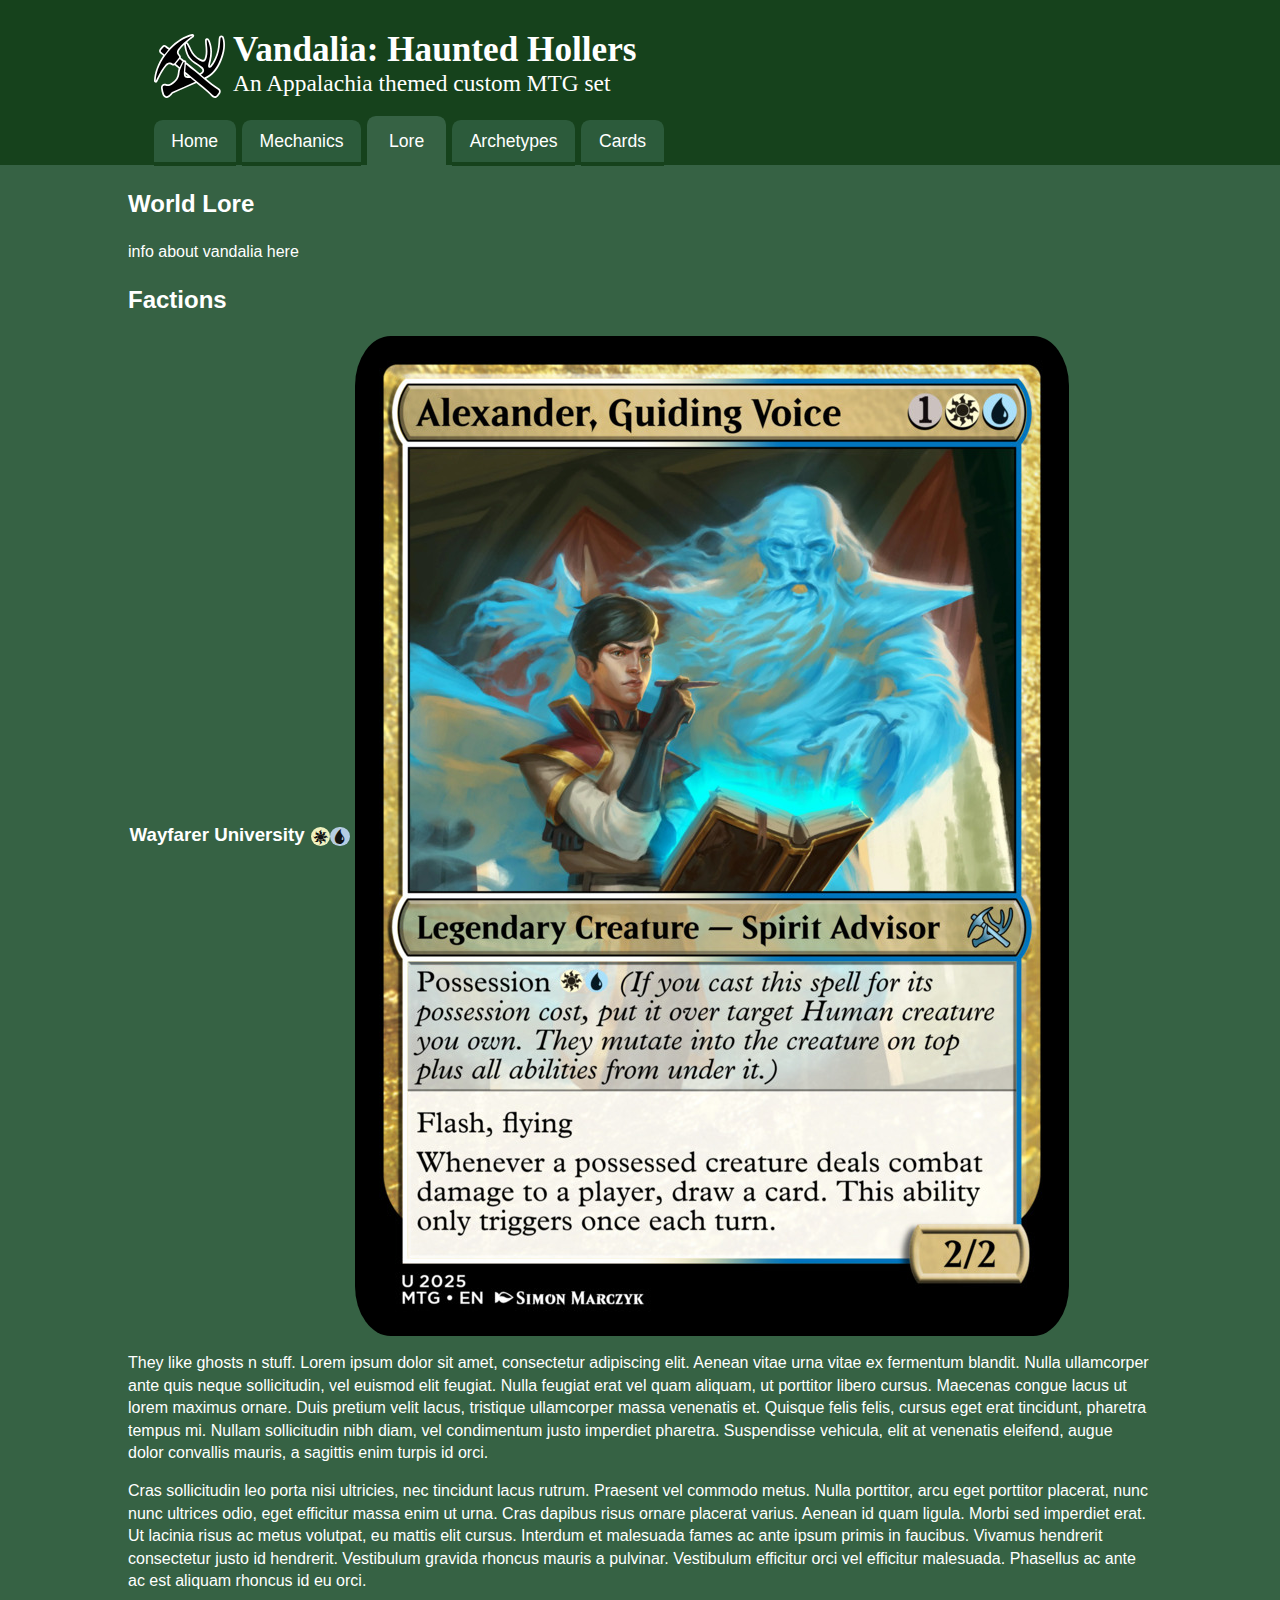
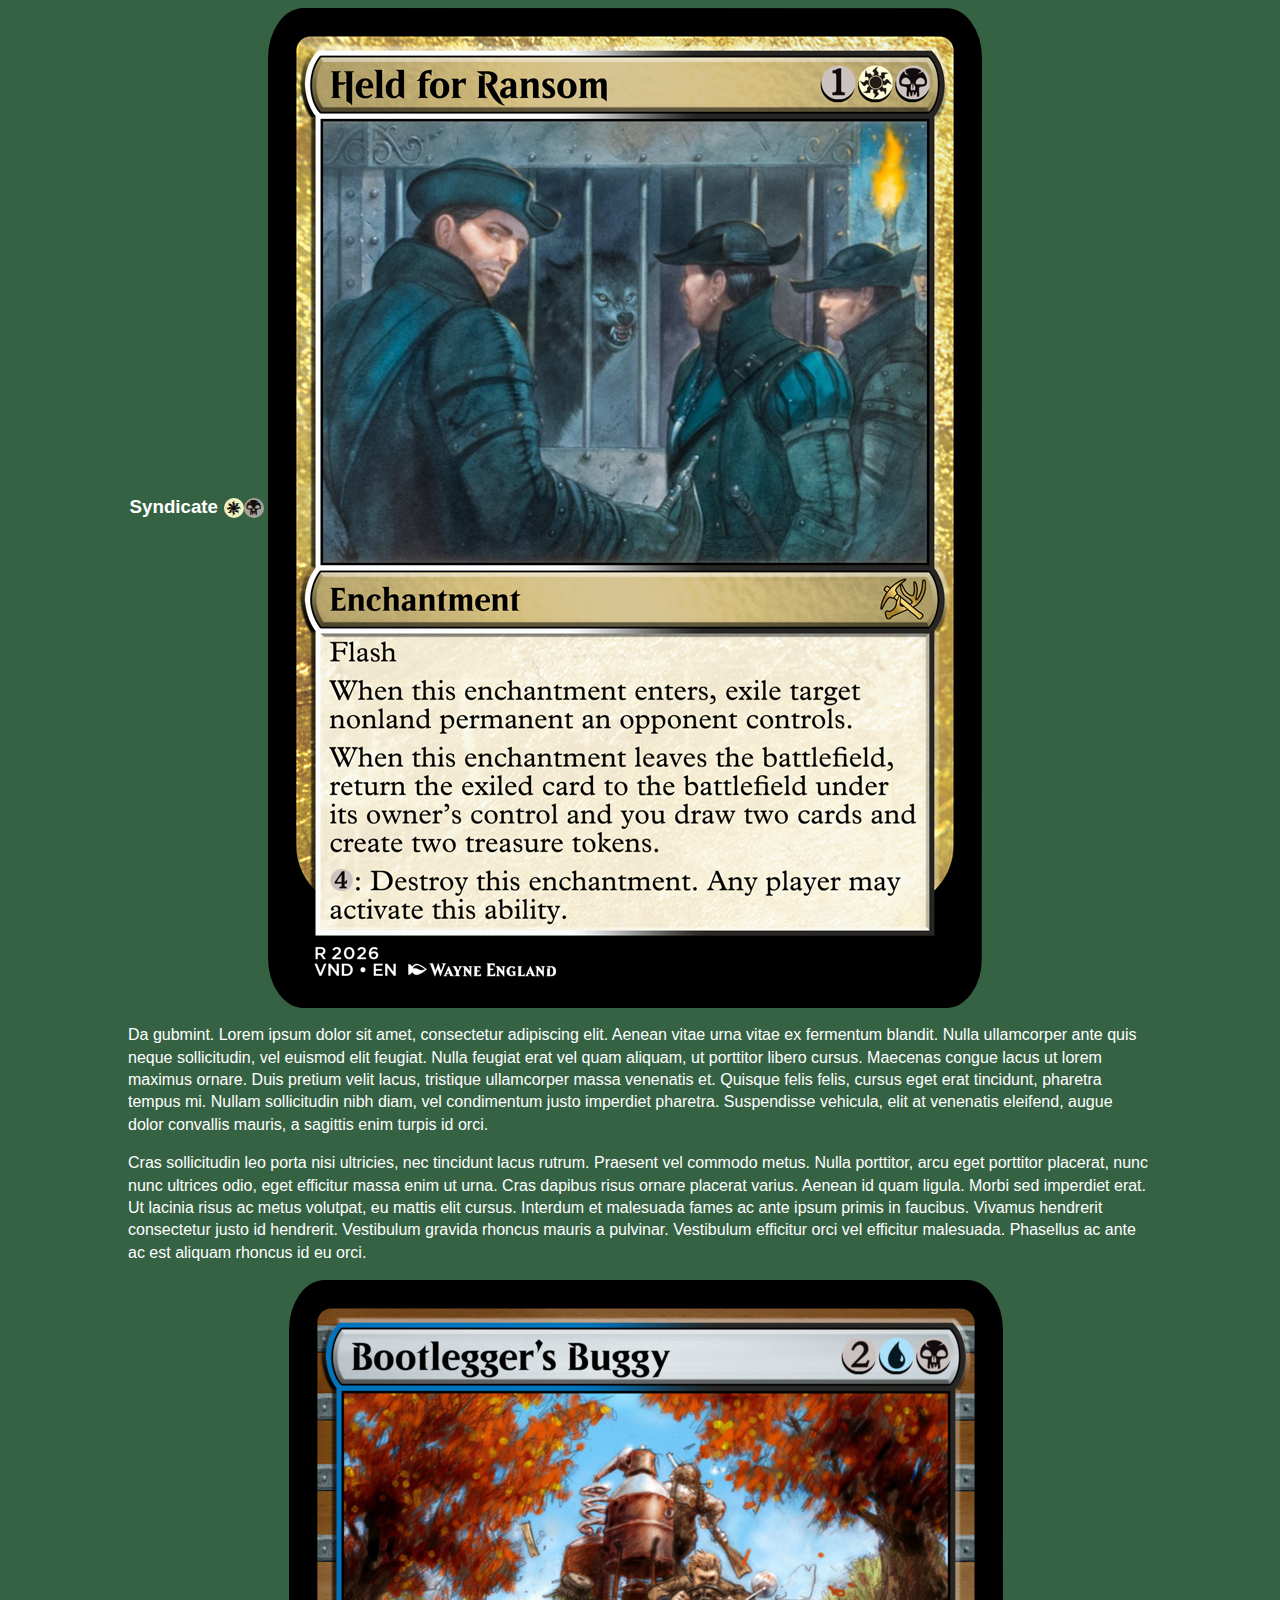
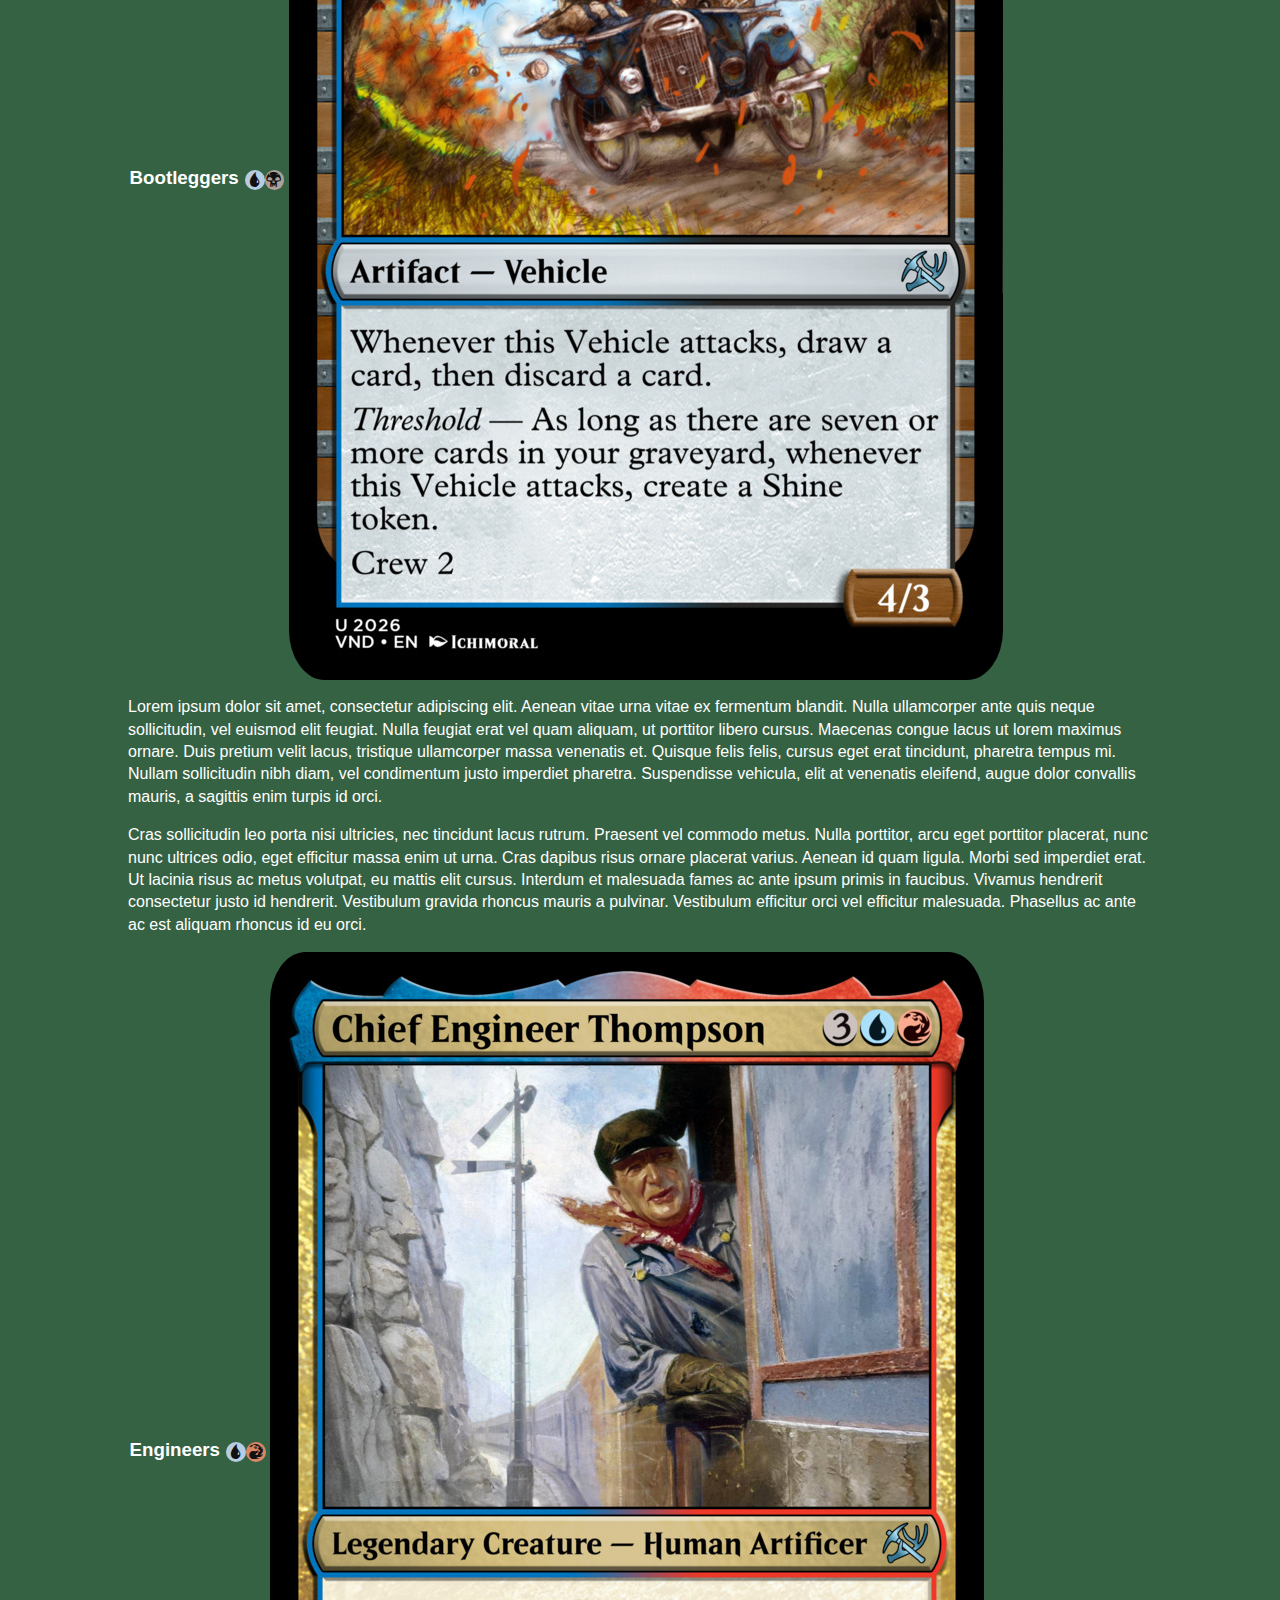
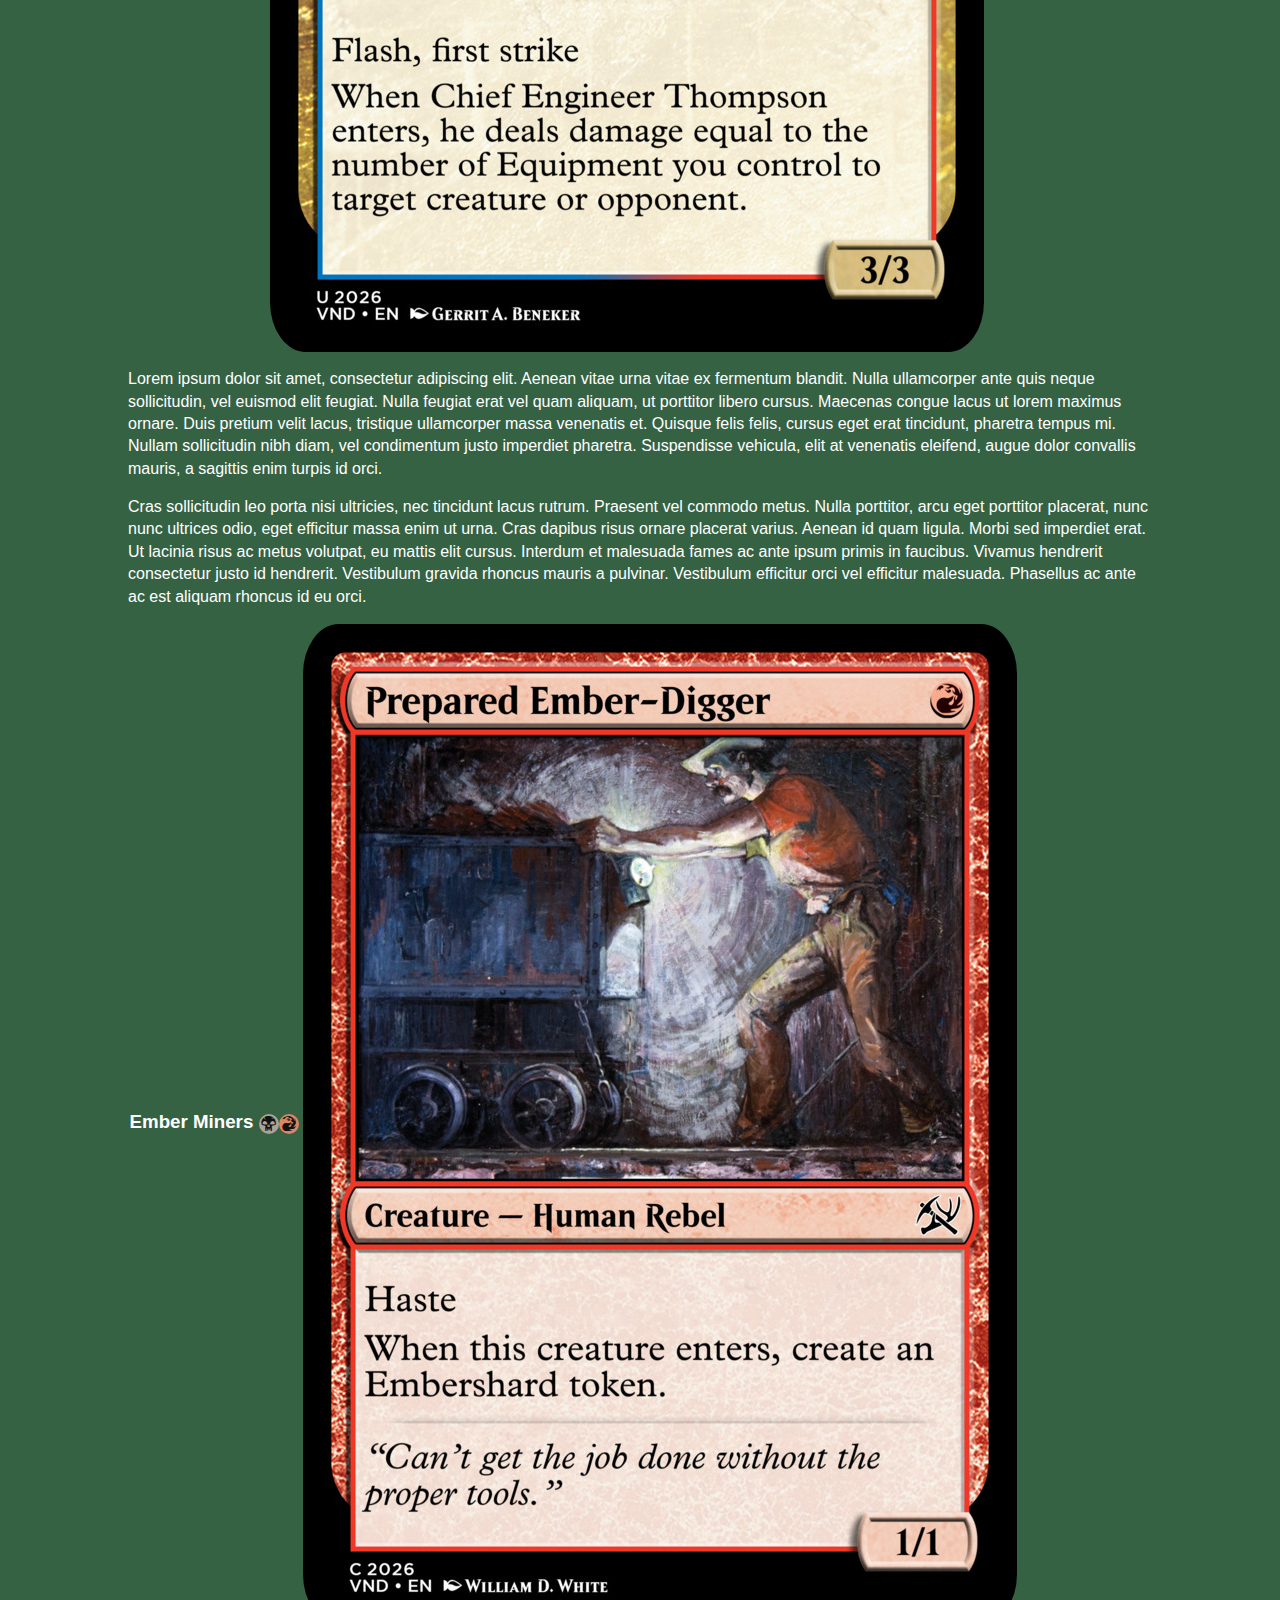
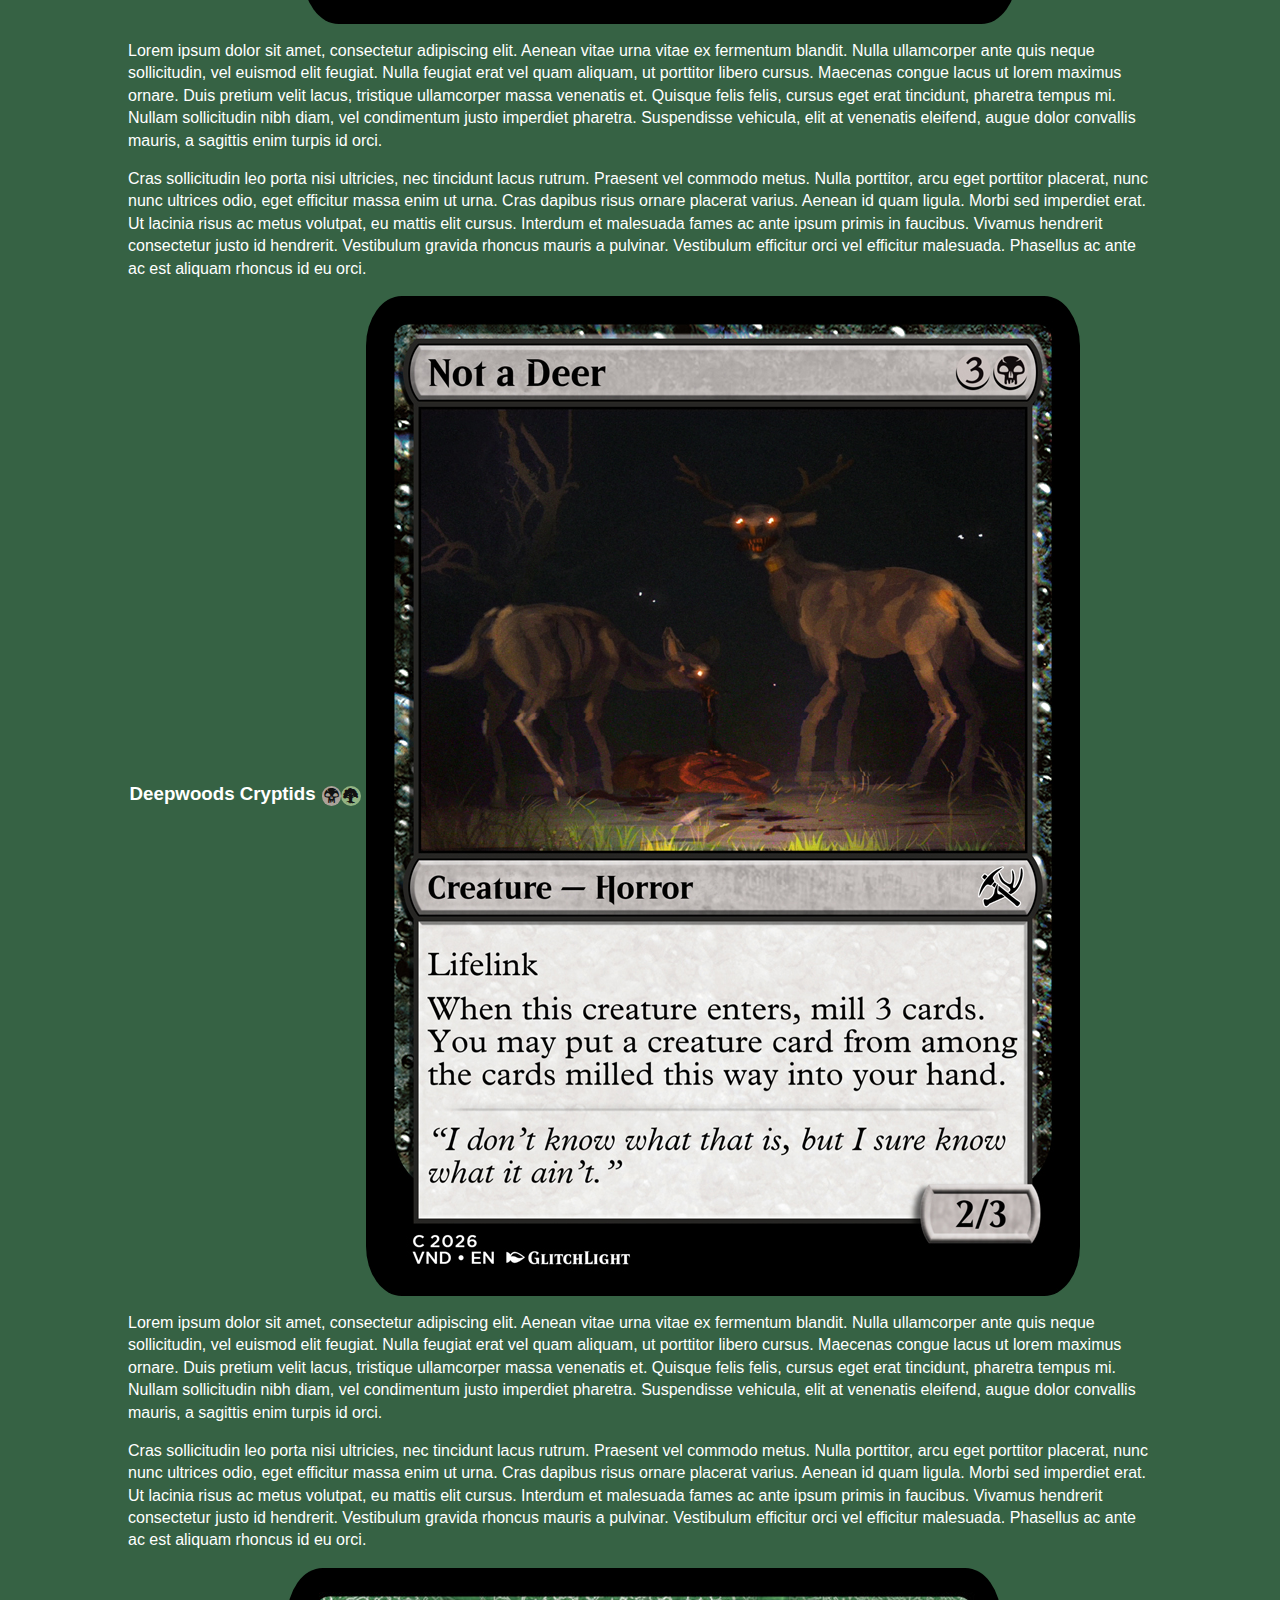
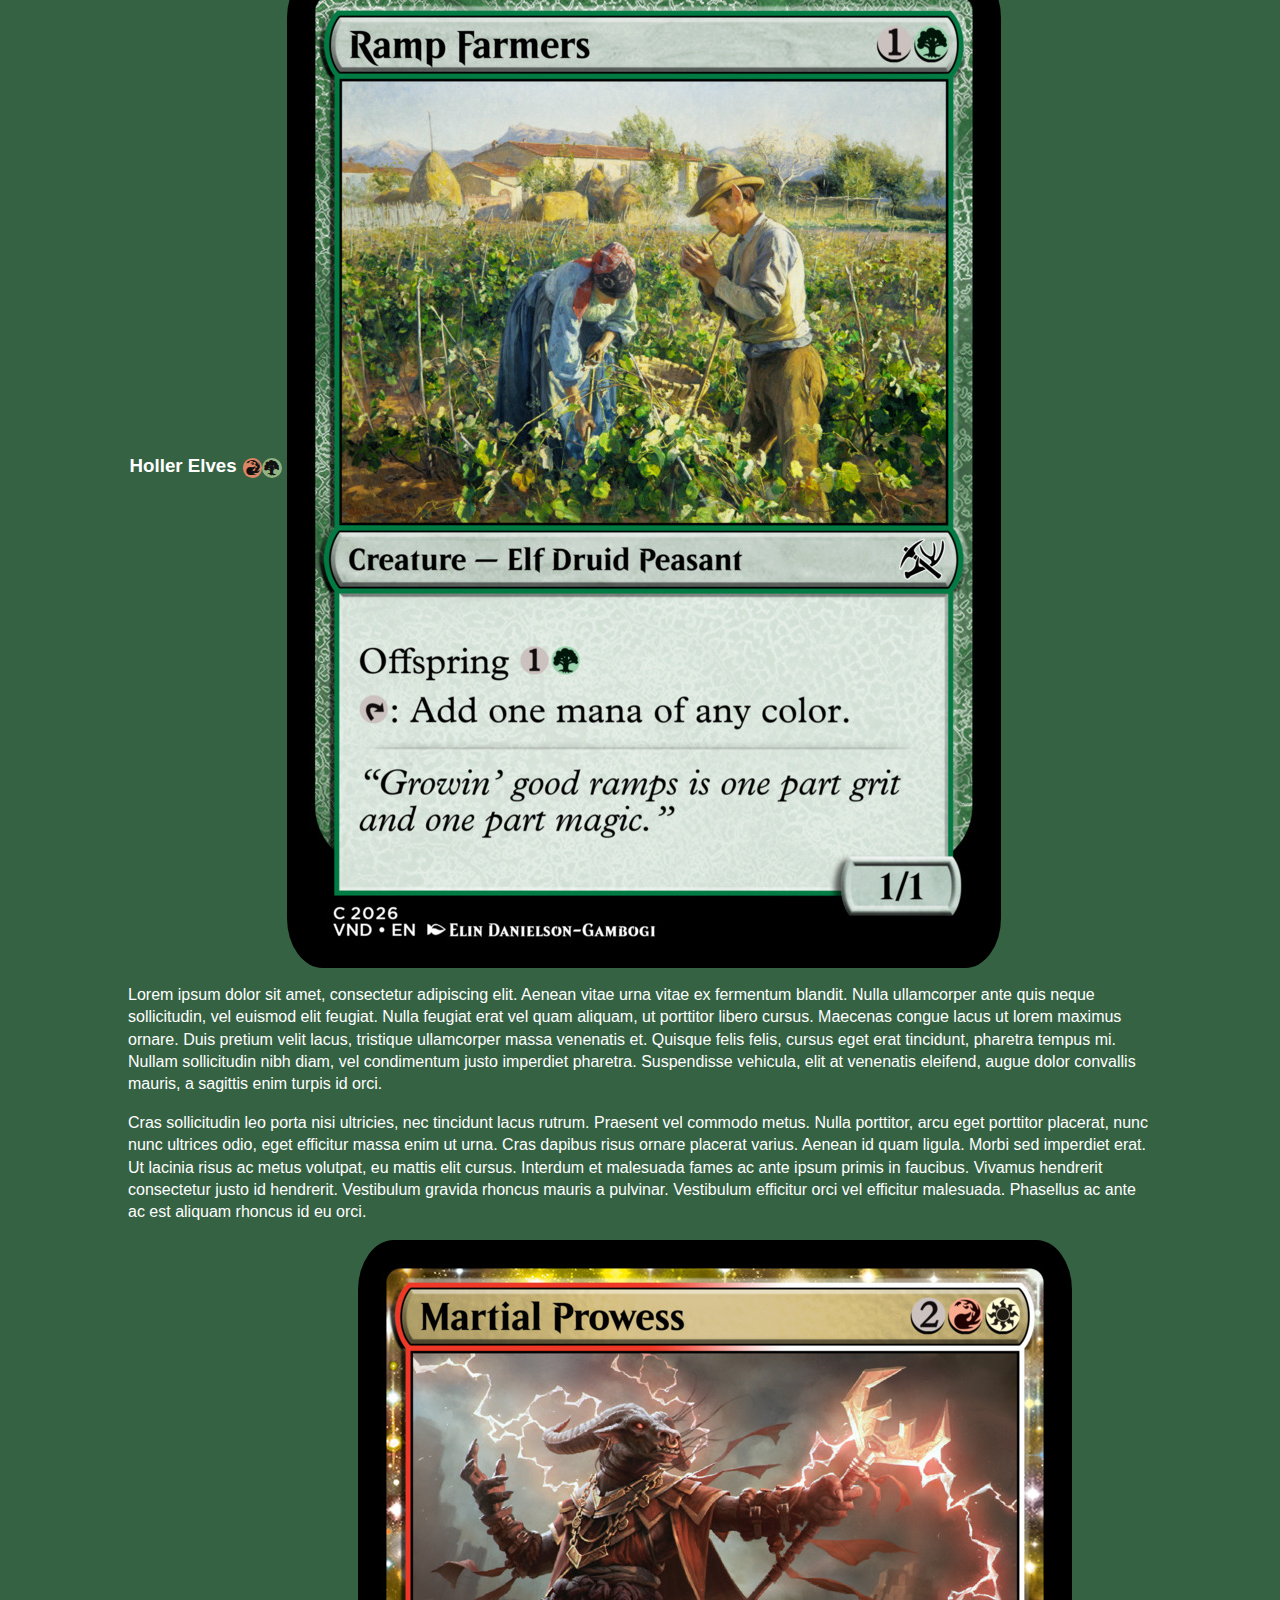
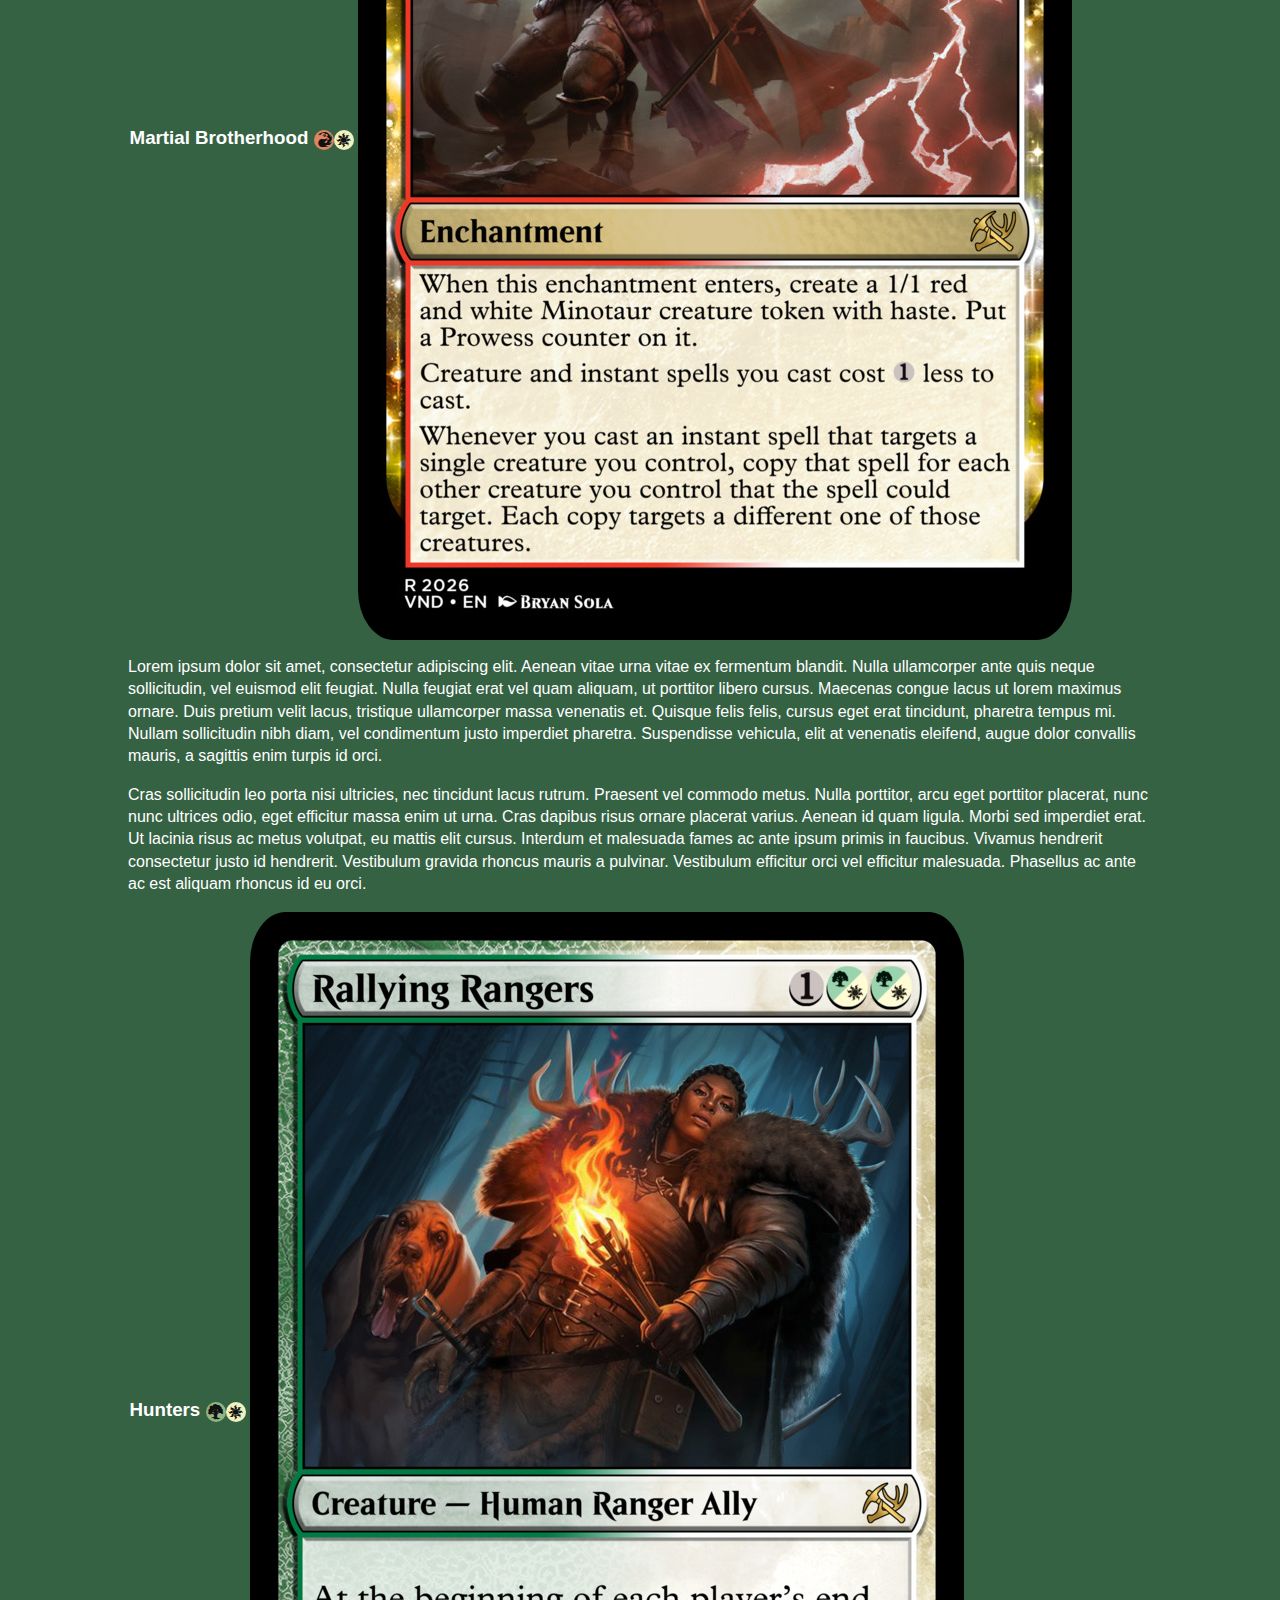
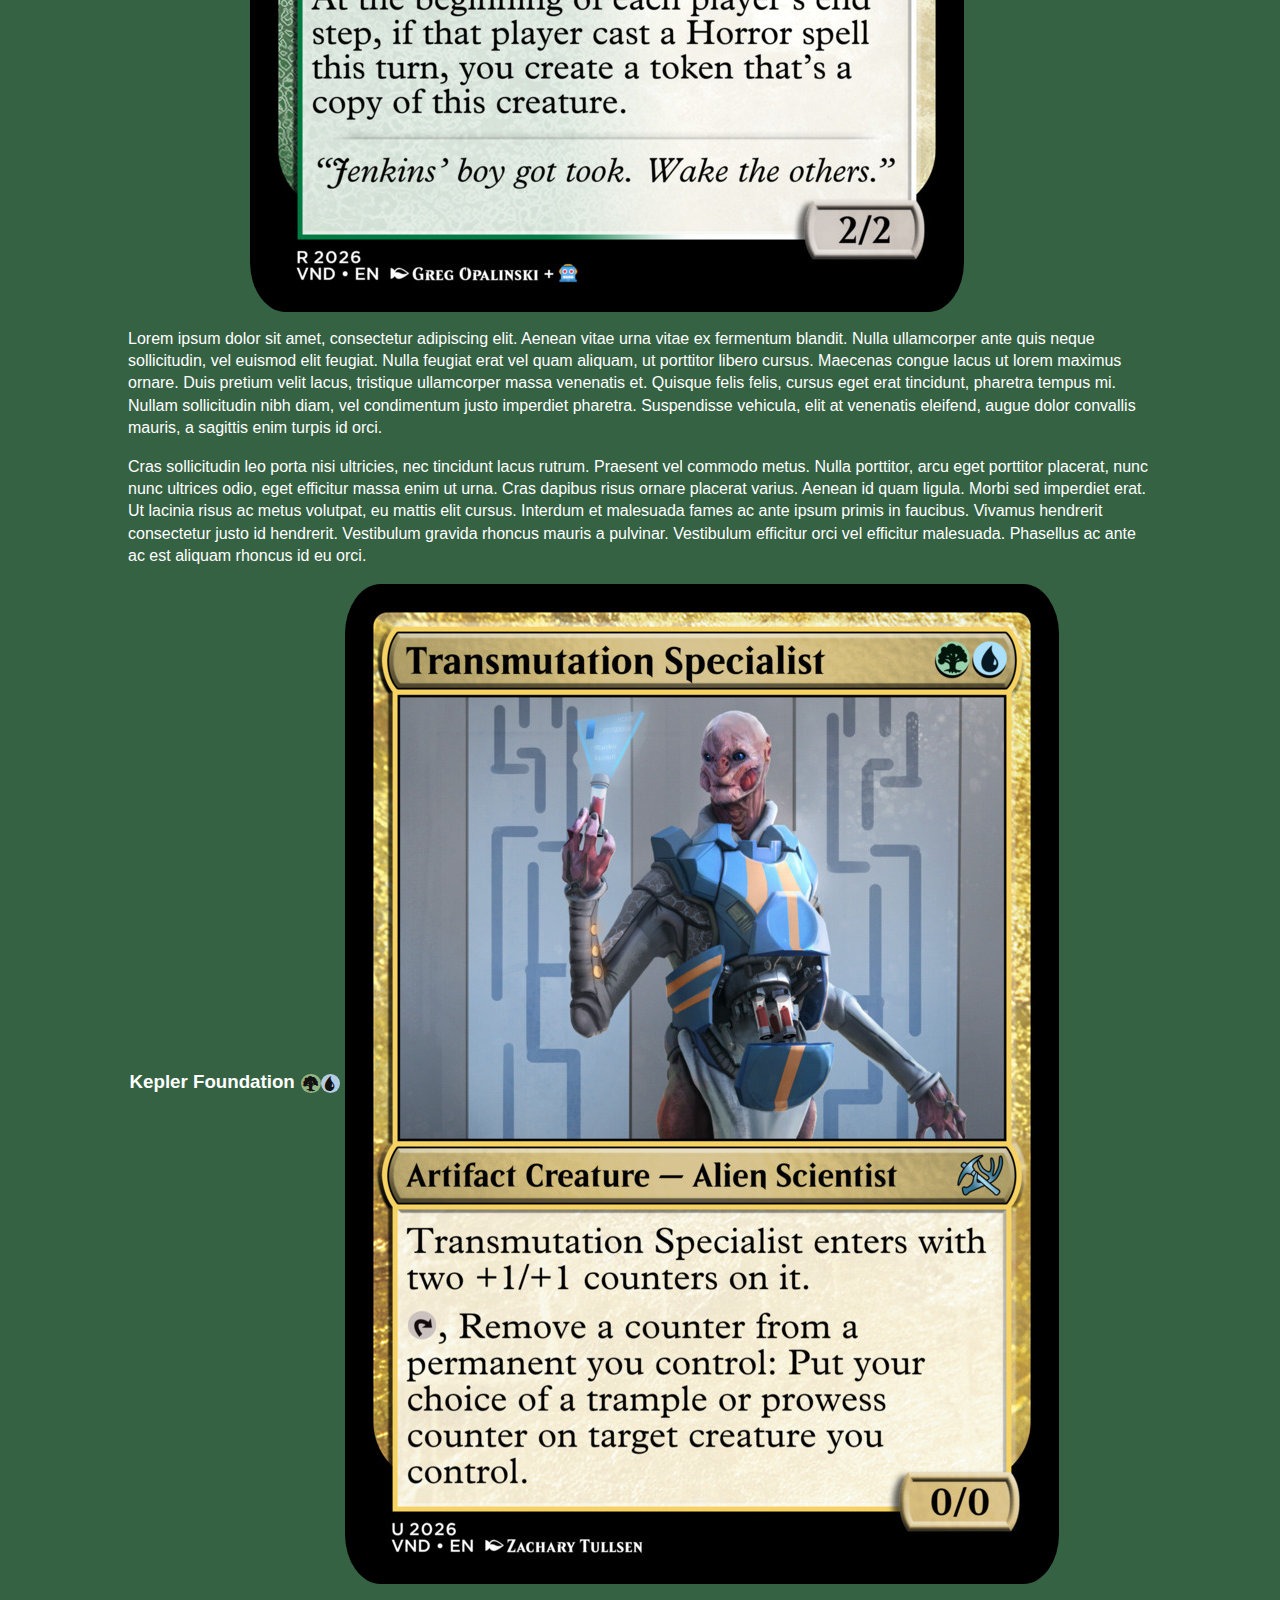
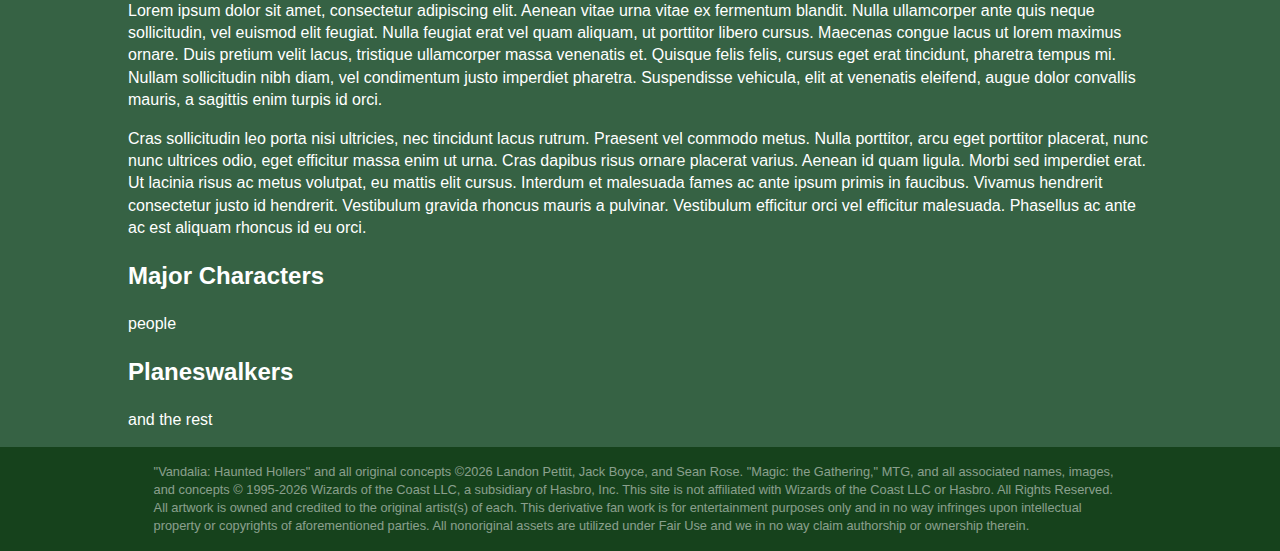
<file: docs/index.html>
<!doctype html>
<html class="no-js" lang="">
<head>
  <meta charset="utf-8">
  <meta name="viewport" content="width=device-width, initial-scale=1">
  <title>Vandalia: Haunted Hollers</title>
  <link rel="stylesheet" href="css/style.css">
  <meta name="description" content="An Appalachia themed custom MTG set">

  <link rel="icon" href="img/favicon.ico" sizes="any">
  <link rel="icon" href="img/icon.svg" type="image/svg+xml">
  <link rel="apple-touch-icon" href="img/icon.png">

  <link rel="stylesheet" type="text/css" href="tooltipster/dist/css/tooltipster.bundle.min.css" />
  <script src="https://code.jquery.com/jquery-1.12.4.min.js" integrity="sha256-ZosEbRLbNQzLpnKIkEdrPv7lOy9C27hHQ+Xp8a4MxAQ=" crossorigin="anonymous"></script>
  <script type="text/javascript" src="tooltipster/dist/js/tooltipster.bundle.min.js"></script>

  <link rel="stylesheet" type="text/css" href="css/tabby-ui.css">
  <script src="js/tabby.min.js"></script>

  <link href="css/mana.css" rel="stylesheet" type="text/css" />
  <link rel="manifest" href="site.webmanifest">
  <meta name="theme-color" content="#34613a">
</head>
<body>
  <div id="page">

    <header>
      <div class="widthbox">
        <img src="img/setsymbol_C.svg" class="headerimg" >
        <div>
          <h1>Vandalia: Haunted Hollers</h1>
          <span class="subtitle">An Appalachia themed custom MTG set</span>
        </div>
      </div>
      <nav class="widthbox"><ul data-tabs>
      	<li><a href="#info">Home</a></li>
        <li><a href="#mechanics">Mechanics</a></li>
      	<li><a data-tabby-default href="#lore">Lore</a></li>
      	<li><a href="#archetypes">Archetypes</a></li>
        <li><a href="#cards">Cards</a></li>
      </ul></nav>
    </header>

    <article><div class="widthbox">

      <div id="info">
        <h2>Set Info</h2>
        <p>Hello world! This is HTML5 Boilerplate.</p>
        <p>This is blue mana <i class="ms ms-u ms-cost ms-shadow"></i> </p>
      </div>

      <div id="lore">
        <h2>World Lore</h2>
        <p>info about vandalia here</p>

        <h2>Factions</h2>
        <div class="faction">
          <span><h3>Wayfarer University </h3>
          <span><i class="ms ms-w ms-cost"></i><i class="ms ms-u ms-cost "></i></span></span>
          <img class="card" src="../Z/Alexander, Guiding Voice.jpg">
          <p>They like ghosts n stuff. Lorem ipsum dolor sit amet, consectetur adipiscing elit. Aenean vitae urna vitae ex fermentum blandit. Nulla ullamcorper ante quis neque sollicitudin, vel euismod elit feugiat. Nulla feugiat erat vel quam aliquam, ut porttitor libero cursus. Maecenas congue lacus ut lorem maximus ornare. Duis pretium velit lacus, tristique ullamcorper massa venenatis et. Quisque felis felis, cursus eget erat tincidunt, pharetra tempus mi. Nullam sollicitudin nibh diam, vel condimentum justo imperdiet pharetra. Suspendisse vehicula, elit at venenatis eleifend, augue dolor convallis mauris, a sagittis enim turpis id orci.</p>
          <p>Cras sollicitudin leo porta nisi ultricies, nec tincidunt lacus rutrum. Praesent vel commodo metus. Nulla porttitor, arcu eget porttitor placerat, nunc nunc ultrices odio, eget efficitur massa enim ut urna. Cras dapibus risus ornare placerat varius. Aenean id quam ligula. Morbi sed imperdiet erat. Ut lacinia risus ac metus volutpat, eu mattis elit cursus. Interdum et malesuada fames ac ante ipsum primis in faucibus. Vivamus hendrerit consectetur justo id hendrerit. Vestibulum gravida rhoncus mauris a pulvinar. Vestibulum efficitur orci vel efficitur malesuada. Phasellus ac ante ac est aliquam rhoncus id eu orci.</p>
        </div>

        <div class="faction">
          <span><h3>Syndicate </h3>
          <span><i class="ms ms-w ms-cost "></i><i class="ms ms-b ms-cost "></i> </span></span>
          <img class="card" src="../rare/Held for Ransom.jpg">
          <p>Da gubmint. Lorem ipsum dolor sit amet, consectetur adipiscing elit. Aenean vitae urna vitae ex fermentum blandit. Nulla ullamcorper ante quis neque sollicitudin, vel euismod elit feugiat. Nulla feugiat erat vel quam aliquam, ut porttitor libero cursus. Maecenas congue lacus ut lorem maximus ornare. Duis pretium velit lacus, tristique ullamcorper massa venenatis et. Quisque felis felis, cursus eget erat tincidunt, pharetra tempus mi. Nullam sollicitudin nibh diam, vel condimentum justo imperdiet pharetra. Suspendisse vehicula, elit at venenatis eleifend, augue dolor convallis mauris, a sagittis enim turpis id orci.</p>
          <p>Cras sollicitudin leo porta nisi ultricies, nec tincidunt lacus rutrum. Praesent vel commodo metus. Nulla porttitor, arcu eget porttitor placerat, nunc nunc ultrices odio, eget efficitur massa enim ut urna. Cras dapibus risus ornare placerat varius. Aenean id quam ligula. Morbi sed imperdiet erat. Ut lacinia risus ac metus volutpat, eu mattis elit cursus. Interdum et malesuada fames ac ante ipsum primis in faucibus. Vivamus hendrerit consectetur justo id hendrerit. Vestibulum gravida rhoncus mauris a pulvinar. Vestibulum efficitur orci vel efficitur malesuada. Phasellus ac ante ac est aliquam rhoncus id eu orci.</p>
        </div>

        <div class="faction">
          <span><h3>Bootleggers </h3>
          <span><i class="ms ms-u ms-cost "></i><i class="ms ms-b ms-cost "></i></span></span>
          <img class="card" src="../Z/Bootlegger’s Buggy.jpg">
          <p>Lorem ipsum dolor sit amet, consectetur adipiscing elit. Aenean vitae urna vitae ex fermentum blandit. Nulla ullamcorper ante quis neque sollicitudin, vel euismod elit feugiat. Nulla feugiat erat vel quam aliquam, ut porttitor libero cursus. Maecenas congue lacus ut lorem maximus ornare. Duis pretium velit lacus, tristique ullamcorper massa venenatis et. Quisque felis felis, cursus eget erat tincidunt, pharetra tempus mi. Nullam sollicitudin nibh diam, vel condimentum justo imperdiet pharetra. Suspendisse vehicula, elit at venenatis eleifend, augue dolor convallis mauris, a sagittis enim turpis id orci.</p>
          <p>Cras sollicitudin leo porta nisi ultricies, nec tincidunt lacus rutrum. Praesent vel commodo metus. Nulla porttitor, arcu eget porttitor placerat, nunc nunc ultrices odio, eget efficitur massa enim ut urna. Cras dapibus risus ornare placerat varius. Aenean id quam ligula. Morbi sed imperdiet erat. Ut lacinia risus ac metus volutpat, eu mattis elit cursus. Interdum et malesuada fames ac ante ipsum primis in faucibus. Vivamus hendrerit consectetur justo id hendrerit. Vestibulum gravida rhoncus mauris a pulvinar. Vestibulum efficitur orci vel efficitur malesuada. Phasellus ac ante ac est aliquam rhoncus id eu orci.</p>
        </div>

        <div class="faction">
          <span><h3>Engineers </h3>
          <span><i class="ms ms-u ms-cost "></i><i class="ms ms-r ms-cost "></i> </span></span>
          <img class="card" src="../Z/Chief Engineer Thompson.jpg">
          <p>Lorem ipsum dolor sit amet, consectetur adipiscing elit. Aenean vitae urna vitae ex fermentum blandit. Nulla ullamcorper ante quis neque sollicitudin, vel euismod elit feugiat. Nulla feugiat erat vel quam aliquam, ut porttitor libero cursus. Maecenas congue lacus ut lorem maximus ornare. Duis pretium velit lacus, tristique ullamcorper massa venenatis et. Quisque felis felis, cursus eget erat tincidunt, pharetra tempus mi. Nullam sollicitudin nibh diam, vel condimentum justo imperdiet pharetra. Suspendisse vehicula, elit at venenatis eleifend, augue dolor convallis mauris, a sagittis enim turpis id orci.</p>
          <p>Cras sollicitudin leo porta nisi ultricies, nec tincidunt lacus rutrum. Praesent vel commodo metus. Nulla porttitor, arcu eget porttitor placerat, nunc nunc ultrices odio, eget efficitur massa enim ut urna. Cras dapibus risus ornare placerat varius. Aenean id quam ligula. Morbi sed imperdiet erat. Ut lacinia risus ac metus volutpat, eu mattis elit cursus. Interdum et malesuada fames ac ante ipsum primis in faucibus. Vivamus hendrerit consectetur justo id hendrerit. Vestibulum gravida rhoncus mauris a pulvinar. Vestibulum efficitur orci vel efficitur malesuada. Phasellus ac ante ac est aliquam rhoncus id eu orci.</p>
        </div>

        <div class="faction">
          <span><h3>Ember Miners </h3>
          <span><i class="ms ms-b ms-cost "></i><i class="ms ms-r ms-cost "></i></span></span>
          <img class="card" src="../R/Prepared Ember-Digger.jpg">
          <p>Lorem ipsum dolor sit amet, consectetur adipiscing elit. Aenean vitae urna vitae ex fermentum blandit. Nulla ullamcorper ante quis neque sollicitudin, vel euismod elit feugiat. Nulla feugiat erat vel quam aliquam, ut porttitor libero cursus. Maecenas congue lacus ut lorem maximus ornare. Duis pretium velit lacus, tristique ullamcorper massa venenatis et. Quisque felis felis, cursus eget erat tincidunt, pharetra tempus mi. Nullam sollicitudin nibh diam, vel condimentum justo imperdiet pharetra. Suspendisse vehicula, elit at venenatis eleifend, augue dolor convallis mauris, a sagittis enim turpis id orci.</p>
          <p>Cras sollicitudin leo porta nisi ultricies, nec tincidunt lacus rutrum. Praesent vel commodo metus. Nulla porttitor, arcu eget porttitor placerat, nunc nunc ultrices odio, eget efficitur massa enim ut urna. Cras dapibus risus ornare placerat varius. Aenean id quam ligula. Morbi sed imperdiet erat. Ut lacinia risus ac metus volutpat, eu mattis elit cursus. Interdum et malesuada fames ac ante ipsum primis in faucibus. Vivamus hendrerit consectetur justo id hendrerit. Vestibulum gravida rhoncus mauris a pulvinar. Vestibulum efficitur orci vel efficitur malesuada. Phasellus ac ante ac est aliquam rhoncus id eu orci.</p>
        </div>

        <div class="faction">
          <span><h3>Deepwoods Cryptids </h3>
          <span><i class="ms ms-b ms-cost "></i><i class="ms ms-g ms-cost "></i> </span></span>
          <img class="card" src="../B/Not a Deer.jpg">
          <p>Lorem ipsum dolor sit amet, consectetur adipiscing elit. Aenean vitae urna vitae ex fermentum blandit. Nulla ullamcorper ante quis neque sollicitudin, vel euismod elit feugiat. Nulla feugiat erat vel quam aliquam, ut porttitor libero cursus. Maecenas congue lacus ut lorem maximus ornare. Duis pretium velit lacus, tristique ullamcorper massa venenatis et. Quisque felis felis, cursus eget erat tincidunt, pharetra tempus mi. Nullam sollicitudin nibh diam, vel condimentum justo imperdiet pharetra. Suspendisse vehicula, elit at venenatis eleifend, augue dolor convallis mauris, a sagittis enim turpis id orci.</p>
          <p>Cras sollicitudin leo porta nisi ultricies, nec tincidunt lacus rutrum. Praesent vel commodo metus. Nulla porttitor, arcu eget porttitor placerat, nunc nunc ultrices odio, eget efficitur massa enim ut urna. Cras dapibus risus ornare placerat varius. Aenean id quam ligula. Morbi sed imperdiet erat. Ut lacinia risus ac metus volutpat, eu mattis elit cursus. Interdum et malesuada fames ac ante ipsum primis in faucibus. Vivamus hendrerit consectetur justo id hendrerit. Vestibulum gravida rhoncus mauris a pulvinar. Vestibulum efficitur orci vel efficitur malesuada. Phasellus ac ante ac est aliquam rhoncus id eu orci.</p>
        </div>

        <div class="faction">
          <span><h3>Holler Elves </h3>
          <span><i class="ms ms-r ms-cost "></i><i class="ms ms-g ms-cost "></i></span></span>
          <img class="card" src="../G/Ramp Farmers.jpg">
          <p>Lorem ipsum dolor sit amet, consectetur adipiscing elit. Aenean vitae urna vitae ex fermentum blandit. Nulla ullamcorper ante quis neque sollicitudin, vel euismod elit feugiat. Nulla feugiat erat vel quam aliquam, ut porttitor libero cursus. Maecenas congue lacus ut lorem maximus ornare. Duis pretium velit lacus, tristique ullamcorper massa venenatis et. Quisque felis felis, cursus eget erat tincidunt, pharetra tempus mi. Nullam sollicitudin nibh diam, vel condimentum justo imperdiet pharetra. Suspendisse vehicula, elit at venenatis eleifend, augue dolor convallis mauris, a sagittis enim turpis id orci.</p>
          <p>Cras sollicitudin leo porta nisi ultricies, nec tincidunt lacus rutrum. Praesent vel commodo metus. Nulla porttitor, arcu eget porttitor placerat, nunc nunc ultrices odio, eget efficitur massa enim ut urna. Cras dapibus risus ornare placerat varius. Aenean id quam ligula. Morbi sed imperdiet erat. Ut lacinia risus ac metus volutpat, eu mattis elit cursus. Interdum et malesuada fames ac ante ipsum primis in faucibus. Vivamus hendrerit consectetur justo id hendrerit. Vestibulum gravida rhoncus mauris a pulvinar. Vestibulum efficitur orci vel efficitur malesuada. Phasellus ac ante ac est aliquam rhoncus id eu orci.</p>
        </div>

        <div class="faction">
          <span><h3>Martial Brotherhood </h3>
          <span><i class="ms ms-r ms-cost "></i><i class="ms ms-w ms-cost "></i> </span></span>
          <img class="card" src="../rare/Martial Prowess.jpg">
          <p>Lorem ipsum dolor sit amet, consectetur adipiscing elit. Aenean vitae urna vitae ex fermentum blandit. Nulla ullamcorper ante quis neque sollicitudin, vel euismod elit feugiat. Nulla feugiat erat vel quam aliquam, ut porttitor libero cursus. Maecenas congue lacus ut lorem maximus ornare. Duis pretium velit lacus, tristique ullamcorper massa venenatis et. Quisque felis felis, cursus eget erat tincidunt, pharetra tempus mi. Nullam sollicitudin nibh diam, vel condimentum justo imperdiet pharetra. Suspendisse vehicula, elit at venenatis eleifend, augue dolor convallis mauris, a sagittis enim turpis id orci.</p>
          <p>Cras sollicitudin leo porta nisi ultricies, nec tincidunt lacus rutrum. Praesent vel commodo metus. Nulla porttitor, arcu eget porttitor placerat, nunc nunc ultrices odio, eget efficitur massa enim ut urna. Cras dapibus risus ornare placerat varius. Aenean id quam ligula. Morbi sed imperdiet erat. Ut lacinia risus ac metus volutpat, eu mattis elit cursus. Interdum et malesuada fames ac ante ipsum primis in faucibus. Vivamus hendrerit consectetur justo id hendrerit. Vestibulum gravida rhoncus mauris a pulvinar. Vestibulum efficitur orci vel efficitur malesuada. Phasellus ac ante ac est aliquam rhoncus id eu orci.</p>
        </div>

        <div class="faction">
          <span><h3>Hunters </h3>
          <span><i class="ms ms-g ms-cost "></i><i class="ms ms-w ms-cost "></i></span></span>
          <img class="card" src="../rare/Rallying Rangers.jpg">
          <p>Lorem ipsum dolor sit amet, consectetur adipiscing elit. Aenean vitae urna vitae ex fermentum blandit. Nulla ullamcorper ante quis neque sollicitudin, vel euismod elit feugiat. Nulla feugiat erat vel quam aliquam, ut porttitor libero cursus. Maecenas congue lacus ut lorem maximus ornare. Duis pretium velit lacus, tristique ullamcorper massa venenatis et. Quisque felis felis, cursus eget erat tincidunt, pharetra tempus mi. Nullam sollicitudin nibh diam, vel condimentum justo imperdiet pharetra. Suspendisse vehicula, elit at venenatis eleifend, augue dolor convallis mauris, a sagittis enim turpis id orci.</p>
          <p>Cras sollicitudin leo porta nisi ultricies, nec tincidunt lacus rutrum. Praesent vel commodo metus. Nulla porttitor, arcu eget porttitor placerat, nunc nunc ultrices odio, eget efficitur massa enim ut urna. Cras dapibus risus ornare placerat varius. Aenean id quam ligula. Morbi sed imperdiet erat. Ut lacinia risus ac metus volutpat, eu mattis elit cursus. Interdum et malesuada fames ac ante ipsum primis in faucibus. Vivamus hendrerit consectetur justo id hendrerit. Vestibulum gravida rhoncus mauris a pulvinar. Vestibulum efficitur orci vel efficitur malesuada. Phasellus ac ante ac est aliquam rhoncus id eu orci.</p>
        </div>

        <div class="faction">
          <span><h3>Kepler Foundation </h3>
          <span><i class="ms ms-g ms-cost "></i><i class="ms ms-u ms-cost "></i> </span></span>
          <img class="card" src="../Z/Transmutation Specialist.jpg">
          <p>Lorem ipsum dolor sit amet, consectetur adipiscing elit. Aenean vitae urna vitae ex fermentum blandit. Nulla ullamcorper ante quis neque sollicitudin, vel euismod elit feugiat. Nulla feugiat erat vel quam aliquam, ut porttitor libero cursus. Maecenas congue lacus ut lorem maximus ornare. Duis pretium velit lacus, tristique ullamcorper massa venenatis et. Quisque felis felis, cursus eget erat tincidunt, pharetra tempus mi. Nullam sollicitudin nibh diam, vel condimentum justo imperdiet pharetra. Suspendisse vehicula, elit at venenatis eleifend, augue dolor convallis mauris, a sagittis enim turpis id orci.</p>
          <p>Cras sollicitudin leo porta nisi ultricies, nec tincidunt lacus rutrum. Praesent vel commodo metus. Nulla porttitor, arcu eget porttitor placerat, nunc nunc ultrices odio, eget efficitur massa enim ut urna. Cras dapibus risus ornare placerat varius. Aenean id quam ligula. Morbi sed imperdiet erat. Ut lacinia risus ac metus volutpat, eu mattis elit cursus. Interdum et malesuada fames ac ante ipsum primis in faucibus. Vivamus hendrerit consectetur justo id hendrerit. Vestibulum gravida rhoncus mauris a pulvinar. Vestibulum efficitur orci vel efficitur malesuada. Phasellus ac ante ac est aliquam rhoncus id eu orci.</p>
        </div>

        <h2>Major Characters</h2>
        <p>people</p>

        <h2>Planeswalkers</h2>
        <p>and the rest</p>

      </div>

      <div id="mechanics">
        <h2>New Mechanics</h2>
        <p>info here</p>

        <div class="faction">
          <span><h3>Innervate</h3></span>
          <img class="card" src="../U/Energy Repurposing.jpg">
          <p>Make stuff gooder. Lorem ipsum dolor sit amet, consectetur adipiscing elit. Aenean vitae urna vitae ex fermentum blandit. Nulla ullamcorper ante quis neque sollicitudin, vel euismod elit feugiat. Nulla feugiat erat vel quam aliquam, ut porttitor libero cursus. Maecenas congue lacus ut lorem maximus ornare. Duis pretium velit lacus, tristique ullamcorper massa venenatis et. Quisque felis felis, cursus eget erat tincidunt, pharetra tempus mi. Nullam sollicitudin nibh diam, vel condimentum justo imperdiet pharetra. Suspendisse vehicula, elit at venenatis eleifend, augue dolor convallis mauris, a sagittis enim turpis id orci.</p>
        </div>

        <div class="faction">
          <span><h3>Embershards</h3></span>
          <img class="card" src="../tokens/Embershard (a).jpg">
          <p>Dig em up. Lorem ipsum dolor sit amet, consectetur adipiscing elit. Aenean vitae urna vitae ex fermentum blandit. Nulla ullamcorper ante quis neque sollicitudin, vel euismod elit feugiat. Nulla feugiat erat vel quam aliquam, ut porttitor libero cursus. Maecenas congue lacus ut lorem maximus ornare. Duis pretium velit lacus, tristique ullamcorper massa venenatis et. Quisque felis felis, cursus eget erat tincidunt, pharetra tempus mi. Nullam sollicitudin nibh diam, vel condimentum justo imperdiet pharetra. Suspendisse vehicula, elit at venenatis eleifend, augue dolor convallis mauris, a sagittis enim turpis id orci.</p>
        </div>

        <div class="faction">
          <span><h3>Embershine</h3></span>
          <img class="card" src="../tokens/Shine (a).jpg">
          <p>boozohol. Lorem ipsum dolor sit amet, consectetur adipiscing elit. Aenean vitae urna vitae ex fermentum blandit. Nulla ullamcorper ante quis neque sollicitudin, vel euismod elit feugiat. Nulla feugiat erat vel quam aliquam, ut porttitor libero cursus. Maecenas congue lacus ut lorem maximus ornare. Duis pretium velit lacus, tristique ullamcorper massa venenatis et. Quisque felis felis, cursus eget erat tincidunt, pharetra tempus mi. Nullam sollicitudin nibh diam, vel condimentum justo imperdiet pharetra. Suspendisse vehicula, elit at venenatis eleifend, augue dolor convallis mauris, a sagittis enim turpis id orci.</p>
        </div>

        <div class="faction">
          <span><h3>Possession</h3></span>
          <img class="card" src="../W/Soul Displacer.jpg">
          <p>ghosts. Lorem ipsum dolor sit amet, consectetur adipiscing elit. Aenean vitae urna vitae ex fermentum blandit. Nulla ullamcorper ante quis neque sollicitudin, vel euismod elit feugiat. Nulla feugiat erat vel quam aliquam, ut porttitor libero cursus. Maecenas congue lacus ut lorem maximus ornare. Duis pretium velit lacus, tristique ullamcorper massa venenatis et. Quisque felis felis, cursus eget erat tincidunt, pharetra tempus mi. Nullam sollicitudin nibh diam, vel condimentum justo imperdiet pharetra. Suspendisse vehicula, elit at venenatis eleifend, augue dolor convallis mauris, a sagittis enim turpis id orci.</p>
        </div>
      </div>

      <div id="archetypes">
        <h2>Archetypes</h2>
        <p>This is the archetypes tab</p>
        <table>
          <tr>
            <th></th>
            <th><h3>Archetype</h3></th>
            <th><h3>Description</h3></th>
          </tr>
          <tr>
            <td><i class="ms ms-w ms-cost ms-2x"></i><i class="ms ms-u ms-cost ms-2x"></i></td>
            <td>Possession Tempo</td>
            <td></td>
          </tr>
          <tr>
            <td><i class="ms ms-w ms-cost ms-2x"></i><i class="ms ms-b ms-cost ms-2x"></i></td>
            <td>Control through Brutality</td>
            <td></td>
          </tr>
          <tr>
            <td><i class="ms ms-u ms-cost ms-2x"></i><i class="ms ms-b ms-cost ms-2x"></i></td>
            <td>Vehicles & Shine</td>
            <td></td>
          </tr>
          <tr>
            <td><i class="ms ms-u ms-cost ms-2x"></i><i class="ms ms-r ms-cost ms-2x"></i></td>
            <td>Equipment Voltron</td>
            <td></td>
          </tr>
          <tr>
            <td><i class="ms ms-b ms-cost ms-2x"></i><i class="ms ms-r ms-cost ms-2x"></i></td>
            <td>Artifact Sacrifice</td>
            <td></td>
          </tr>
          <tr>
            <td><i class="ms ms-b ms-cost ms-2x"></i><i class="ms ms-g ms-cost ms-2x"></i></td>
            <td>Horror Tribal</td>
            <td></td>
          </tr>
          <tr>
            <td><i class="ms ms-r ms-cost ms-2x"></i><i class="ms ms-g ms-cost ms-2x"></i></td>
            <td>Offspring and Stomp</td>
            <td></td>
          </tr>
          <tr>
            <td><i class="ms ms-r ms-cost ms-2x"></i><i class="ms ms-w ms-cost ms-2x"></i></td>
            <td>Valiant Spellslinging</td>
            <td></td>
          </tr>
          <tr>
            <td><i class="ms ms-g ms-cost ms-2x"></i><i class="ms ms-w ms-cost ms-2x"></i></td>
            <td>Food Stockpile</td>
            <td></td>
          </tr>
          <tr>
            <td><i class="ms ms-g ms-cost ms-2x"></i><i class="ms ms-u ms-cost ms-2x"></i></td>
            <td>Innovate and Innervate</td>
            <td></td>
          </tr>
        </table>
      </div>


      <div id="cards">
        <h2>Cards</h2>
        <p>Hello world! This is HTML5 Boilerplate.</p>
        <p>This is blue mana <i class="ms ms-u ms-cost ms-shadow"></i> </p>
      </div>
    </div></article>

    <footer><div class="widthbox">
      <p>"Vandalia: Haunted Hollers" and all original concepts ©2026 Landon Pettit, Jack Boyce, and Sean Rose. "Magic: the Gathering," MTG, and all associated names, images, and concepts © 1995-2026 Wizards of the Coast LLC, a subsidiary of Hasbro, Inc. This site is not affiliated with Wizards of the Coast LLC or Hasbro. All Rights Reserved. All artwork is owned and credited to the original artist(s) of each. This derivative fan work is for entertainment purposes only and in no way infringes upon intellectual property or copyrights of aforementioned parties. All nonoriginal assets are utilized under Fair Use and we in no way claim authorship or ownership therein.</p>
      <script>
      	var tabs = new Tabby('[data-tabs]');
      </script>
    </div></footer>

  </div>
</body>

</html>
</file>
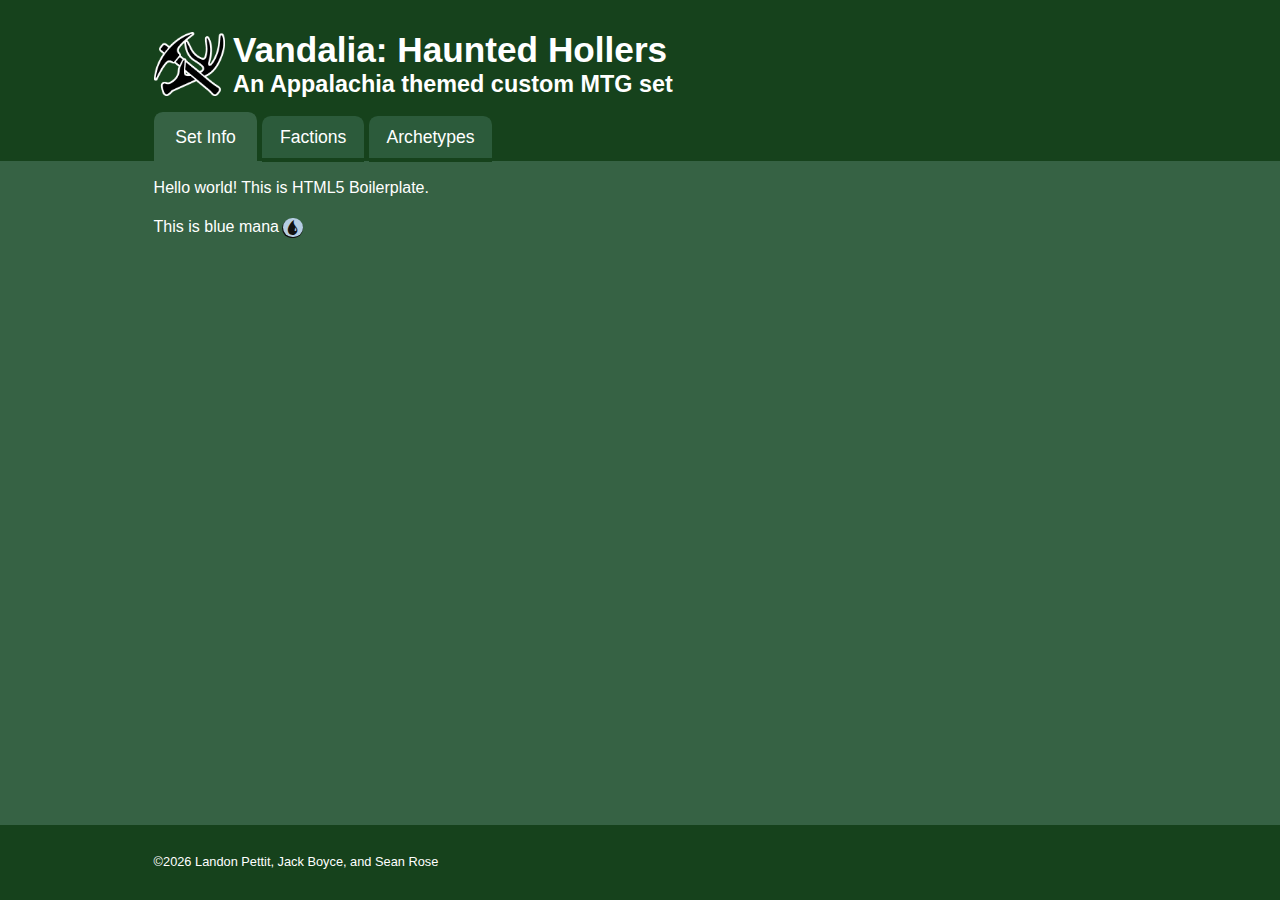
<file: site/index.html>
<!doctype html>
<html class="no-js" lang="">
<head>
  <meta charset="utf-8">
  <meta name="viewport" content="width=device-width, initial-scale=1">
  <title>Vandalia: Haunted Hollers</title>
  <link rel="stylesheet" href="css/style.css">
  <meta name="description" content="An Appalachia themed custom MTG set">

  <link rel="icon" href="/favicon.ico" sizes="any">
  <link rel="icon" href="/icon.svg" type="image/svg+xml">
  <link rel="apple-touch-icon" href="icon.png">

  <link rel="stylesheet" type="text/css" href="tooltipster/dist/css/tooltipster.bundle.min.css" />
  <script src="https://code.jquery.com/jquery-1.12.4.min.js" integrity="sha256-ZosEbRLbNQzLpnKIkEdrPv7lOy9C27hHQ+Xp8a4MxAQ=" crossorigin="anonymous"></script>
  <script type="text/javascript" src="tooltipster/dist/js/tooltipster.bundle.min.js"></script>

  <link rel="stylesheet" type="text/css" href="css/tabby-ui.css">
  <script src="js/tabby.min.js"></script>

  <link href="css/mana.css" rel="stylesheet" type="text/css" />
  <link rel="manifest" href="site.webmanifest">
  <meta name="theme-color" content="#34613a">
</head>
<body>
  <div id="page">
    <header><div class="widthbox">
      <img src="img/setsymbol_C.png" class="headerimg" >
      <div>
        <h1>Vandalia: Haunted Hollers</h1>
        <h2>An Appalachia themed custom MTG set</h2>
      </div>
  </div>
      <nav class="widthbox"><ul data-tabs>
      	<li><a data-tabby-default href="#info">Set Info</a></li>
      	<li><a href="#factions">Factions</a></li>
      	<li><a href="#archetypes">Archetypes</a></li>
      </ul></nav>
    </header>
    <article><div class="widthbox">

      <div id="info">
        <p>Hello world! This is HTML5 Boilerplate.</p>
        <p>This is blue mana <i class="ms ms-u ms-cost ms-shadow"></i> </p>
      </div>

      <div id="factions">
        <p>This is the factions tab</p>
        <p>This is red mana <i class="ms ms-r ms-cost ms-shadow"></i> </p>
      </div>

      <div id="archetypes">
        <p>This is the archetypes tab</p>
        <p>This is green mana <i class="ms ms-g ms-cost ms-shadow"></i> </p>
      </div>

    </div></article>
    <footer><div class="widthbox">
      <p>©2026 Landon Pettit, Jack Boyce, and Sean Rose</p>
      <script>
      	var tabs = new Tabby('[data-tabs]');
      </script>
    </div></footer>
  </div>
</body>

</html>
</file>
<file: docs/css/style.css>
/*! HTML5 Boilerplate v9.0.0-RC1 | MIT License | https://html5boilerplate.com/ */

/* main.css 3.0.0 | MIT License | https://github.com/h5bp/main.css#readme
 * What follows is the result of much research on cross-browser styling.
 * Credit left inline and big thanks to Nicolas Gallagher, Jonathan Neal,
 * Kroc Camen, and the H5BP dev community and team.
 */

/* ==========================================================================
   Base styles: opinionated defaults
   ========================================================================== */

html {
  --primary-bg-color: #366244;
  --primary-text-color: white;
  background-color: var(--primary-bg-color);
  color: var(--primary-text-color);
  font-family: sans-serif;
  font-size: 1em;
  line-height: 1.4;
}
::-moz-selection {
  background: #b3d4fc;
  text-shadow: none;
}
::selection {
  background: #b3d4fc;
  text-shadow: none;
}
hr {
  display: block;
  height: 1px;
  border: 0;
  border-top: 1px solid #ccc;
  margin: 1em 0;
  padding: 0;
}
audio,
canvas,
iframe,
img,
svg,
video {
  vertical-align: middle;
  max-width: 100%;
}
fieldset {
  border: 0;
  margin: 0;
  padding: 0;
}
textarea {
  resize: vertical;
}
.hidden,
[hidden] {
  display: none !important;
}
.visually-hidden {
  border: 0;
  clip: rect(0, 0, 0, 0);
  height: 1px;
  margin: -1px;
  overflow: hidden;
  padding: 0;
  position: absolute;
  white-space: nowrap;
  width: 1px;
}
.visually-hidden.focusable:active,
.visually-hidden.focusable:focus {
  clip: auto;
  height: auto;
  margin: 0;
  overflow: visible;
  position: static;
  white-space: inherit;
  width: auto;
}
.invisible {
  visibility: hidden;
}
.clearfix::before,
.clearfix::after {
  content: "";
  display: table;
}
.clearfix::after {
  clear: both;
}

:target::before {
  --target-fix: 120px;
  content: "";
  display: block;
  height: var(--target-fix); /* fixed header height*/
  margin: -var(--target-fix) 0 0; /* negative fixed header height */
}

a, a:hover, a:focus, a:active {
  color: inherit;
}
/* End Boilerplate styles */

body {
  margin: 0;
  min-height: 100vh;
  min-height: 100dvh;
}

#page {
  margin: 0;
  padding: 0;
  width: 100%;
  height: 100%;
  display: flex;
  flex-direction: column;
  min-height: 100vh;
  min-height: 100dvh;
}

header {
  padding: 2rem;
  padding-bottom: 0;
  background-color: #16421c;
  font-size: 1.1em;
  position: sticky;
  top: -6.4rem;
  z-index: 5;
  border-bottom: 2px var(--primary-bg-color) solid;
}

.widthbox {
  width: 80%;
  margin-left: auto;
  margin-right: auto;
  height: 100%;
}

header div.widthbox {
  display: flex;
  flex-direction: row;
  align-items: center;
}

.headerimg {
  height: 4rem;
  margin-right: .5rem;
}

h1, .subtitle {
  font-family: 'Beleren', serif;
  margin: -.2em 0;
}

.subtitle {
  font-size: 1.33em;
}

main {
  background-color: var(--primary-bg-color);
  /*padding: 0 2rem 2rem;*/
  padding: 0 6vw 6vw;
  padding: 0 6dvw 6dvw;
}

article {
  min-height: 100%;
}

section {
  margin-bottom: 1rem;
}

section::after {
  content: "";
  clear: both;
  display: table;
}

section > span {
  display: inline-block;
  font-size: 1.5em;
}

section > span > span {
  display: inline-block;
  white-space: nowrap;
}

span h3 {
  display: inline-block;
  margin: .1rem;
}

section span i.ms {
  font-size: .8em;
  margin: 0 .1rem 0;
  vertical-align: baseline;
}

section .card:not(.lazy) {
  max-width: 300px;
  float: right;
  margin: .6rem -.6rem .6rem .6rem;
}

section:nth-of-type(even) .card:not(.lazy) {
  margin: .6rem .6rem .6rem -.6rem;
  float: left;
}

article a:not(.button) {
  background-image: linear-gradient(to bottom, white 0%, white 100%);
  background-position: 0 100%;
  background-repeat: repeat-x;
  background-size: 1px 1px;
  color: inherit;
  text-decoration: none;
}

article a:not(.button):hover {
  background-image: url("data:image/svg+xml;charset=utf8,%3Csvg xmlns='http://www.w3.org/2000/svg' viewBox='0 0 20 4'%3E%3Cstyle type='text/css'%3E.squiggle{animation:shift .3s linear infinite;}@keyframes shift {from {transform:translateX(0);}to {transform:translateX(-15px);}}%3C/style%3E%3Cpath fill='none' stroke='%23ffffff' stroke-width='2' class='squiggle' d='M0,3.5 c 5,0,5,-3,10,-3 s 5,3,10,3 c 5,0,5,-3,10,-3 s 5,3,10,3'/%3E%3C/svg%3E");
  background-size: auto 4px;
}

img.card, .lite-light img {
  background-color: transparent;
  border-radius: 5%;
  max-width: 100vw;
  max-width: 100dvw;
}

nav.subnav {
  display: flex;
  width: 100%;
  /*margin: -1rem auto 1rem;
  padding: .2rem 0;*/
  margin: -1rem -2vw 1rem;
  margin: -1rem -2dvw 1rem;
  padding: .2rem 2vw;
  padding: .2rem 2dvw;
  justify-content: center;
  position: sticky;
  top: 3.8rem;
  background-color: rgba(54, 98, 68, 0.7);
  z-index: 1;
}

nav.subnav a {
  display: block;
  background-color: #2c5b3b;
  transition: background-color .2s;
  padding: .4rem;
  margin: .2rem;
  border-radius: 20%;
  flex-shrink: 1;
  line-height: 1px;
}

nav.subnav a:hover {
  background-color: #5a956c;
}

nav.subnav a.active {
  background-color: #5a956c;
}

footer {
  padding: 1rem 2rem;
  font-size: 0.8em;
  margin-top: auto;
  background-color: #16421c;
}

footer p {
  margin: 0;
  color: rgba(255, 255, 255, 0.5);
}

table {
  width: 100%;
  border-collapse: collapse;
}

td, th {
  padding: 8px;
  hyphens: manual;
}

th {
  padding-top: 0px;
  padding-bottom: 0px;
  text-align: left;
  background-color: #16421c;
  color: white;
}

td:not(:last-child), th:not(:last-child) {
  width: 1%;
  white-space: nowrap;
}

td i.ms:first-child {
  margin-right: 0.3rem;
}

tr:nth-child(odd), details:nth-child(odd) {
  background-color: rgba(255,255,255, 0.1);
}

tr:hover, details > summary:hover {
  background-color: rgba(22, 66, 28, 0.3);
}

th h3 {
  margin: .8rem 0;
}

td hr {
  margin: 0.7rem 0 .3rem;
  border-top-style: dotted;
}

span[data-tippy-content] {
  text-decoration: underline;
  text-decoration-style: dotted;
  cursor: pointer;
  white-space: nowrap;
}

span[data-tippy-content]::after {
  content: attr(data-text);
  font-weight: bold;
  opacity: 0;
  pointer-events: none;
}

span[data-tippy-content]:hover {
  text-shadow: 0px 0px 1.5px white;
}

.tippy-box {
  border-radius: 1rem;
}

.tippy-content {
  padding: 0.4rem;
}

#mechanics ul {
  list-style: none;
  display: flex;
  width: 100%;
  padding: 0;
  justify-content: space-evenly;
  flex-wrap: wrap;
}

#mechanics ul li {
  margin: .2rem;
}

.lore {
  font-style: italic;
}

ol {
  display: inline-block;
  padding-left: 1rem;
  margin: 0;
}

/*  Accordion sections  */

.accordion > input[type="checkbox"] {
  position: absolute;
  left: -100vw;
}

.accordion .content {
  display: none;
  /*height: 0;
  transition: height 0.3s ease;*/
}

.accordion {
  margin-bottom: 1rem;
}

.accordion > input[type="checkbox"]:checked ~ .content {
  /*height: auto;
  padding: 15px;
  overflow: visible;*/
  display: block;
  border: 1px solid #e8e8e8;
  border-top: 0;
  border-radius: 0 0 .4rem .4rem;
  overflow: hidden;
}

.accordion .handle {
  margin: 0;
  font-size: 1.125em;
  line-height: 1.2em;
}

.accordion label {
  display: block;
  color: #333;
  cursor: pointer;
  padding: .5rem;
  background: #e8e8e8;
  border-radius: 0.4rem;
}

.accordion > input[type="checkbox"]:checked ~ .handle label {
  border-radius: .4rem .4rem 0 0;
}

.accordion label:hover,
.accordion label:focus {
  background: #d8d8d8;
}

details > summary {
  cursor: pointer;
  padding: 0.3rem 0.7rem;
  width: 100%;
}

details > summary::marker {
  content: '';
}

.accordion .handle label:before, details > summary:before {
  content: url("data:image/svg+xml,%3Csvg xmlns='http://www.w3.org/2000/svg' viewBox='0 0 640 640'%3E%3Cpath d='M471.1 297.4C483.6 309.9 483.6 330.2 471.1 342.7L279.1 534.7C266.6 547.2 246.3 547.2 233.8 534.7C221.3 522.2 221.3 501.9 233.8 489.4L403.2 320L233.9 150.6C221.4 138.1 221.4 117.8 233.9 105.3C246.4 92.8 266.7 92.8 279.2 105.3L471.2 297.3z'/%3E%3C/svg%3E");
  display: inline-block;
  margin-right: 10px;
  vertical-align: middle;
  height: 1.1em;
  width: 0.9em;
}

.accordion > input[type="checkbox"]:checked ~ .handle label:before, details[open] > summary:before {
  content: url("data:image/svg+xml,%3Csvg xmlns='http://www.w3.org/2000/svg' viewBox='0 0 640 640'%3E%3Cpath d='M297.4 470.6C309.9 483.1 330.2 483.1 342.7 470.6L534.7 278.6C547.2 266.1 547.2 245.8 534.7 233.3C522.2 220.8 501.9 220.8 489.4 233.3L320 402.7L150.6 233.4C138.1 220.9 117.8 220.9 105.3 233.4C92.8 245.9 92.8 266.2 105.3 278.7L297.3 470.7z'/%3E%3C/svg%3E");
}

details > summary:before {
  filter: invert(100);
  vertical-align: baseline;
}

.cardbox {
  display: grid;
  grid-gap: .5rem;
  grid-template-columns: repeat(auto-fit, minmax(250px, 1fr));
  width: calc(100% - 1rem);
  margin: 0;
  padding: 0.5rem;
}

.cardbox .card {
  width: 100%;
  height: auto;
  cursor: zoom-in;
}

i.rarity::before {
  width: 1.7rem;
  display: inline-block;
  margin-right: 0.5rem;
}

i.rarity.common::before {
  content: url("../img/setsymbol_C.svg");
}

i.rarity.uncommon::before {
  content: url("../img/setsymbol_U.svg");
}

i.rarity.rare::before {
  content: url("../img/setsymbol_R.svg");
}

i.rarity.mythic::before {
  content: url("../img/setsymbol_M.svg");
}

details .card.lazy {
  opacity: 0;
}
details .card:not(.initial) {
  transition: opacity 1s;
}
details .card.initial,
details .card.loaded,
details .card.error {
  opacity: 1;
}

details .card:not([src]) {
  visibility: hidden;
}

@media (max-width: 750px) {
  nav.subnav {
    margin: -1rem -6vw 1rem;
    margin: -1rem -6dvw 1rem;
    padding: .2rem 0;
    width: 100vw;
    width: 100dvw;
  }
  .widthbox {
    width: 100%;
  }
  table {
    width: calc(100% + 8vw);
    width: calc(100% + 8dvw);
    margin: 0 -4vw;
    margin: 0 -4dvw;
  }
  td:not(:last-child), th:not(:last-child), span[data-tippy-content] {
    white-space: normal;
  }
  td i.ms:first-child {
    margin-right: 0;
    margin-bottom: .3rem;
  }
  .accordion {
    width: 96vw;
    width: 96dvw;
    margin-left: -4vw;
    margin-left: -4dvw;
  }
}

@media (max-width: 550px) {
  :target::before {
    --target-fix: 22vw;
  }
  header {
    padding: 4vw 1vw 0;
    padding: 4dvw 1dvw 0;
    font-size: 3vw;
    font-size: 3dvw;
    top: -16vw;
    top: -16dvw;
  }
  header div.widthbox {
    margin-left: 6vw;
    margin-left: 6dvw;
    margin-right: 6vw;
    margin-right: 6dvw;
    max-width: 88vw;
    max-width: 88dvw;
  }
  .headerimg {
    height: 9vw;
    height: 9dvw;
  }
  section .card:not(.lazy) {
    max-width: 100%;
    margin-left: 0;
    margin-right: 0;
  }
  nav.subnav {
    justify-content: space-evenly;
    margin-left: -6vw;
    margin-left: -6dvw;
    margin-right: -6vw;
    margin-right: -6dvw;
    max-width: 98vw;
    max-width: 98dvw;
    padding-left: 1vw;
    padding-left: 1dvw;
    padding-right: 1vw;
    padding-right: 1dvw;
    top: calc(7.8vw + 1rem);
    top: calc(7.8dvw + 1rem);
  }
  nav.subnav a {
    padding: 1vw;
    padding: 1dvw;
    margin: 0.5vw 0;
    margin: 0.5dvw 0;
  }
  nav.subnav a i {
    font-size: 5vw;
    font-size: 5dvw;
  }
  td i.ms {
    font-size: 1.25em;
  }
  footer {
    padding: 4vw 7vw;
    padding: 4dvw 7dvw;
  }
}
</file>
<file: docs/css/tabby-ui.css>
/*!
 * tabbyjs v12.0.3
 * Lightweight, accessible vanilla JS toggle tabs.
 * (c) 2019 Chris Ferdinandi
 * MIT License
 * http://github.com/cferdinandi/tabby
 */

/**
 * The tablist
 */

[role="tablist"] a, [role="tablist"] a:hover, [role="tablist"] a:focus, [role="tablist"] a:active {
   text-decoration: none;
   color: inherit;
}

[role="tablist"] {
  list-style: none;
  margin: 1rem 0 0;
  padding: 0;
  width: 100%;
  max-width: 510px;
  display: flex;
  flex-wrap: nowrap;
  align-items: baseline;
  justify-content: space-between;
}

[role="tablist"] * {
  -webkit-box-sizing: border-box;
          box-sizing: border-box;
}

/**
 * The tablist item
 */
[role="tablist"] li {
  display: inline-block;
}

/**
 * The tabs
 */
[role="tab"] {
  border-bottom: 4px solid transparent;
  border-bottom-color: #16421c;
  display: block;
  padding: 0.5em 1em;
  text-decoration: none;
  background-color: #2c5b3b;
  border-top-color: transparent;
  border-top-left-radius: 0.5em;
  border-top-right-radius: 0.5em;
  margin-bottom: -1px;
  transition: background-color .2s;
  /**
	 * Active tab styling
	 */
  /**
	 * Tabs on hover
	 */
}

[role="tab"] a {
  color: white;
}

[role="tab"][aria-selected="true"] {
  background-color: #366244;
  border-color: #366244;
}

@media (min-width: 30em) {
  [role="tab"][aria-selected="true"] {
    border: 4px solid transparent;
    border-bottom-color: #366244;
  }
}

[role="tab"]:hover:not([aria-selected="true"]) {
  background-color: #5a956c;
}

/*
@media (min-width: 30em) {
  [role="tab"]:hover:not([aria-selected="true"]) {
    border: 1px solid lightgray;
    border-bottom-color: transparent;

  }
}
*/
/**
 * [hidden] fallback for IE10 and lower
 */
[hidden] {
  display: none;
}
</file>
<file: docs/css/mana.css>
@font-face {
  font-family: "Mana";
  src: url("../fonts/mana.eot?v=1.18.0");
  src: url("../fonts/mana.eot?#iefix&v=1.18.0") format("embedded-opentype"), url("../fonts/mana.woff?v=1.18.0") format("woff"), url("../fonts/mana.ttf?v=1.18.0") format("truetype"), url("../fonts/mana.svg?v=1.18.0#mana") format("svg");
  font-weight: normal;
  font-style: normal;
}
@font-face {
  font-family: "MPlantin";
  src: url("../fonts/mplantin.eot?v=1.18.0");
  src: url("../fonts/mplantin.eot?#iefix&v=1.18.0") format("embedded-opentype"), url("../fonts/mplantin.woff?v=1.18.0") format("woff"), url("../fonts/mplantin.ttf?v=1.18.0") format("truetype"), url("../fonts/mplantin.svg?v=1.18.0#mplantin") format("svg");
  font-weight: normal;
  font-style: normal;
}
.ms {
  display: inline-block;
  font: normal normal normal 14px Mana;
  font-size: inherit;
  line-height: 1em;
  text-rendering: auto;
  transform: translate(0, 0);
  speak: none;
  text-transform: none;
  vertical-align: middle;
  -webkit-font-smoothing: antialiased;
  -moz-osx-font-smoothing: grayscale;
  --ms-mana-b: #a7999e;
  --ms-mana-c: #d0c6bb;
  --ms-mana-g: #9fcba6;
  --ms-mana-r: #f19b79;
  --ms-mana-u: #bcdaf7;
  --ms-mana-w: #fdfbce;
}

.ms-w::before {
  content: "\e600";
}
.ms-w-original::before {
  content: "\e997";
}
.ms-w-list::before {
  content: "\e998";
}
.ms-u::before {
  content: "\e601";
}
.ms-b::before {
  content: "\e602";
}
.ms-r::before {
  content: "\e603";
}
.ms-g::before {
  content: "\e604";
}
.ms-0::before {
  content: "\e605";
}
.ms-1::before {
  content: "\e606";
}
.ms-2 {
  margin-left: inherit !important;
}
.ms-2::before {
  content: "\e607";
}
.ms-3::before {
  content: "\e608";
}
.ms-4::before {
  content: "\e609";
}
.ms-5::before {
  content: "\e60a";
}
.ms-6::before {
  content: "\e60b";
}
.ms-7::before {
  content: "\e60c";
}
.ms-8::before {
  content: "\e60d";
}
.ms-9::before {
  content: "\e60e";
}
.ms-10::before {
  content: "\e60f";
}
.ms-11::before {
  content: "\e610";
}
.ms-12::before {
  content: "\e611";
}
.ms-13::before {
  content: "\e612";
}
.ms-14::before {
  content: "\e613";
}
.ms-15::before {
  content: "\e614";
}
.ms-16::before {
  content: "\e62a";
}
.ms-17::before {
  content: "\e62b";
}
.ms-18::before {
  content: "\e62c";
}
.ms-19::before {
  content: "\e62d";
}
.ms-20::before {
  content: "\e62e";
}
.ms-x::before {
  content: "\e615";
}
.ms-y::before {
  content: "\e616";
}
.ms-z::before {
  content: "\e617";
}
.ms-s::before {
  content: "\e619";
}
.ms-s-mtga::before {
  content: "\e996";
}
.ms-c::before {
  content: "\e904";
}
.ms-e::before, .ms-energy::before {
  content: "\e907";
}
.ms-acorn::before {
  content: "\e929";
}
.ms-ticket::before, .ms-tk::before {
  content: "\e9c4";
}
.ms-1-2::before {
  content: "\e902";
}
.ms-infinity::before {
  content: "\e903";
}
.ms-l::before {
  content: "\ea2d";
}
.ms-d::before {
  content: "\ea2e";
}
.ms-spree::before {
  content: "\ea55";
}
.ms-h::before, .ms-watermark-phyrexian::before {
  content: "\e618";
}
.ms-paw::before {
  content: "\ea32";
}
.ms-p::before {
  content: "\e618";
}
.ms-tap::before {
  content: "\e61a";
}
.ms-untap::before {
  content: "\e61b";
}
.ms-tap-alt::before, .ms-tap-3ed::before {
  content: "\e61c";
}
.ms-tap-4ed::before {
  content: "\ea31";
}
.ms-chaos::before {
  content: "\e61d";
}
.ms-artifact::before {
  content: "\e61e";
}
.ms-battle::before {
  content: "\e9d1";
}
.ms-battle-siege::before {
  content: "\e9d2";
}
.ms-commander::before {
  content: "\e9c6";
}
.ms-conspiracy::before {
  content: "\e972";
}
.ms-creature::before {
  content: "\e61f";
}
.ms-enchantment::before {
  content: "\e620";
}
.ms-dungeon::before {
  content: "\e995";
}
.ms-instant::before {
  content: "\e621";
}
.ms-land::before {
  content: "\e622";
}
.ms-multicolor::before {
  content: "\e985";
}
.ms-phenomenon::before {
  content: "\e96e";
}
.ms-plane::before {
  content: "\e96f";
}
.ms-planeswalker::before, .ms-watermark-planeswalker::before {
  content: "\e623";
}
.ms-rarity::before {
  content: "\e96c";
}
.ms-saga::before {
  content: "\e92a";
}
.ms-scheme::before {
  content: "\e970";
}
.ms-sorcery::before {
  content: "\e624";
}
.ms-token::before {
  content: "\e96d";
}
.ms-tribal::before, .ms-multiple::before {
  content: "\e925";
}
.ms-vanguard::before {
  content: "\e971";
}
.ms-hand::before {
  content: "\e9ca";
}
.ms-library::before {
  content: "\e9cb";
}
.ms-graveyard::before {
  content: "\e9cc";
}
.ms-exile::before {
  content: "\e9cd";
}
.ms-wu::before, .ms-wb::before, .ms-rw::after, .ms-gw::after, .ms-2w::after, .ms-cw::after {
  content: "\e600";
}
.ms-ub::before, .ms-ur::before, .ms-wu::after, .ms-gu::after, .ms-2u::after, .ms-cu::after {
  content: "\e601";
}
.ms-br::before, .ms-bg::before, .ms-wb::after, .ms-ub::after, .ms-2b::after, .ms-cb::after {
  content: "\e602";
}
.ms-rw::before, .ms-rg::before, .ms-ur::after, .ms-br::after, .ms-2r::after, .ms-cr::after {
  content: "\e603";
}
.ms-gw::before, .ms-gu::before, .ms-bg::after, .ms-rg::after, .ms-2g::after, .ms-cg::after {
  content: "\e604";
}
.ms-2w::before, .ms-2u::before, .ms-2b::before, .ms-2r::before, .ms-2g::before {
  content: "\e607";
}
.ms-cw::before, .ms-cu::before, .ms-cb::before, .ms-cr::before, .ms-cg::before {
  content: "\e904";
}
.ms-wp::before, .ms-up::before, .ms-bp::before, .ms-rp::before, .ms-gp::before, .ms-wup::before, .ms-wup::after, .ms-wbp::before, .ms-wbp::after, .ms-ubp::before, .ms-ubp::after, .ms-urp::before, .ms-urp::after, .ms-brp::before, .ms-brp::after, .ms-bgp::before, .ms-bgp::after, .ms-rwp::before, .ms-rwp::after, .ms-rgp::before, .ms-rgp::after, .ms-gwp::before, .ms-gwp::after, .ms-gup::before, .ms-gup::after {
  content: "\e618";
}
.ms-100::before {
  content: "\e900";
}
.ms-1000000::before {
  content: "\e901";
}
.ms-loyalty-up::before {
  content: "\e627";
}
.ms-loyalty-down::before {
  content: "\e625";
}
.ms-loyalty-zero::before {
  content: "\e626";
}
.ms-loyalty-start::before {
  content: "\e628";
}
.ms-defense::before {
  content: "\e9d7";
}
.ms-defense-border::before {
  content: "\e9d8";
}
.ms-level::before {
  content: "\e9c7";
}
.ms-level::after {
  content: "\e9c8";
}
.ms-dfc-back::before {
  content: "\e9d4";
}
.ms-dfc-day::before {
  content: "\e906";
}
.ms-dfc-emrakul::before {
  content: "\e90a";
}
.ms-dfc-enchantment::before {
  content: "\e920";
}
.ms-dfc-facedown::before {
  content: "\e9d6";
}
.ms-dfc-front::before {
  content: "\e9d3";
}
.ms-dfc-ignite::before {
  content: "\e908";
}
.ms-dfc-land::before {
  content: "\e9c5";
}
.ms-dfc-lesson::before {
  content: "\e98f";
}
.ms-dfc-meld::before {
  content: "\e9d5";
}
.ms-dfc-modal-back::before {
  content: "\e984";
}
.ms-dfc-modal-face::before {
  content: "\e983";
}
.ms-dfc-moon::before {
  content: "\e90b";
}
.ms-dfc-night::before {
  content: "\e905";
}
.ms-dfc-saga::before {
  content: "\e9cf";
}
.ms-dfc-saga-creature::before {
  content: "\e9d0";
}
.ms-dfc-spark::before {
  content: "\e909";
}
.ms-flashback::before {
  content: "\e629";
}
.ms-power::before {
  content: "\e921";
}
.ms-power-mtga::before {
  content: "\ea2f";
}
.ms-toughness::before {
  content: "\e922";
}
.ms-toughness-mtga::before {
  content: "\ea30";
}
.ms-artist-brush::before {
  content: "\e923";
}
.ms-artist-nib::before {
  content: "\e924";
}
.ms-guild-azorius::before, .ms-watermark-azorius::before {
  content: "\e90c";
}
.ms-guild-boros::before, .ms-watermark-boros::before {
  content: "\e90d";
}
.ms-guild-dimir::before, .ms-watermark-dimir::before {
  content: "\e90e";
}
.ms-guild-golgari::before, .ms-watermark-golgari::before {
  content: "\e90f";
}
.ms-guild-gruul::before, .ms-watermark-gruul::before {
  content: "\e910";
}
.ms-guild-izzet::before, .ms-watermark-izzet::before {
  content: "\e911";
}
.ms-guild-orzhov::before, .ms-watermark-orzhov::before {
  content: "\e912";
}
.ms-guild-rakdos::before, .ms-watermark-rakdos::before {
  content: "\e913";
}
.ms-guild-selesnya::before, .ms-watermark-selesnya::before {
  content: "\e914";
}
.ms-guild-simic::before, .ms-watermark-simic::before {
  content: "\e915";
}
.ms-clan-abzan::before, .ms-watermark-abzan::before {
  content: "\e916";
}
.ms-clan-jeskai::before, .ms-watermark-jeskai::before {
  content: "\e917";
}
.ms-clan-mardu::before, .ms-watermark-mardu::before {
  content: "\e918";
}
.ms-clan-sultai::before, .ms-watermark-sultai::before {
  content: "\e919";
}
.ms-clan-temur::before, .ms-watermark-temur::before {
  content: "\e91a";
}
.ms-clan-atarka::before, .ms-watermark-atarka::before {
  content: "\e91b";
}
.ms-clan-dromoka::before, .ms-watermark-dromoka::before {
  content: "\e91c";
}
.ms-clan-kolaghan::before, .ms-watermark-kolaghan::before {
  content: "\e91d";
}
.ms-clan-ojutai::before, .ms-watermark-ojutai::before {
  content: "\e91e";
}
.ms-clan-silumgar::before, .ms-watermark-silumgar::before {
  content: "\e91f";
}
.ms-party-cleric::before {
  content: "\ea59";
}
.ms-party-rogue::before {
  content: "\ea58";
}
.ms-party-warrior::before {
  content: "\ea57";
}
.ms-party-wizard::before {
  content: "\ea56";
}
.ms-polis-setessa::before {
  content: "\e926";
}
.ms-polis-akros::before {
  content: "\e927";
}
.ms-polis-meletis::before {
  content: "\e928";
}
.ms-school-lorehold::before, .ms-watermark-lorehold::before {
  content: "\e99a";
}
.ms-school-prismari::before, .ms-watermark-prismari::before {
  content: "\e99c";
}
.ms-school-quandrix::before, .ms-watermark-quandrix::before {
  content: "\e99e";
}
.ms-school-silverquill::before, .ms-watermark-silverquill::before {
  content: "\e9a0";
}
.ms-school-witherbloom::before, .ms-watermark-witherbloom::before {
  content: "\e9a2";
}
.ms-counter-arrow::before {
  content: "\e92b";
}
.ms-counter-brick::before {
  content: "\e92c";
}
.ms-counter-brick-print::before {
  content: "\ea52";
}
.ms-counter-charge::before {
  content: "\e92d";
}
.ms-counter-charge-print::before {
  content: "\ea53";
}
.ms-counter-damage::before {
  content: "\e9dd";
}
.ms-counter-deathtouch::before {
  content: "\ea51";
}
.ms-counter-devotion::before {
  content: "\e92e";
}
.ms-counter-doom::before {
  content: "\e92f";
}
.ms-counter-echo::before {
  content: "\e930";
}
.ms-counter-finality::before, .ms-ability-finality::before {
  content: "\ea54";
}
.ms-counter-flame::before {
  content: "\e931";
}
.ms-counter-flood::before {
  content: "\e932";
}
.ms-counter-fungus::before {
  content: "\e933";
}
.ms-counter-gold::before {
  content: "\e934";
}
.ms-counter-ki::before {
  content: "\e935";
}
.ms-counter-lore::before {
  content: "\e936";
}
.ms-counter-loyalty::before {
  content: "\e937";
}
.ms-counter-mining::before {
  content: "\e938";
}
.ms-counter-minus::before {
  content: "\e939";
}
.ms-counter-minus-uneven::before {
  content: "\e943";
}
.ms-counter-muster::before {
  content: "\e93a";
}
.ms-counter-paw::before {
  content: "\e93b";
}
.ms-counter-pin::before {
  content: "\e93c";
}
.ms-counter-plus::before {
  content: "\e93d";
}
.ms-counter-plus-uneven::before {
  content: "\e944";
}
.ms-counter-rad::before {
  content: "\ea50";
}
.ms-counter-scream::before {
  content: "\e93e";
}
.ms-counter-skeleton::before {
  content: "\e93f";
}
.ms-counter-skull::before {
  content: "\e940";
}
.ms-counter-slime::before {
  content: "\e941";
}
.ms-counter-time::before {
  content: "\e942";
}
.ms-counter-verse::before {
  content: "\e945";
}
.ms-counter-void::before {
  content: "\e9ec";
}
.ms-counter-vortex::before {
  content: "\e946";
}
.ms-counter-shield::before {
  content: "\e9c3";
}
.ms-counter-stun::before {
  content: "\e9c2";
}
.ms-ability-activated::before, .ms-ability-crew::before, .ms-ability-cycling::before {
  content: "\e947";
}
.ms-ability-adamant::before {
  content: "\e974";
}
.ms-ability-adapt::before {
  content: "\e975";
}
.ms-ability-addendum::before {
  content: "\e976";
}
.ms-ability-adventure::before {
  content: "\e948";
}
.ms-ability-afflict::before {
  content: "\e977";
}
.ms-ability-afterlife::before {
  content: "\e978";
}
.ms-ability-aftermath::before {
  content: "\e979";
}
.ms-ability-alliance::before {
  content: "\e9b5";
}
.ms-ability-amass-orcs::before {
  content: "\e9e0";
}
.ms-ability-amass-zombies::before, .ms-ability-amass::before {
  content: "\e97a";
}
.ms-ability-ascend::before {
  content: "\e94a";
}
.ms-ability-backup::before {
  content: "\e9d9";
}
.ms-ability-bargain::before {
  content: "\e9e2";
}
.ms-ability-blitz::before {
  content: "\e9b4";
}
.ms-ability-boast::before {
  content: "\e991";
}
.ms-ability-case-solved::before {
  content: "\ea39";
}
.ms-ability-case-solved-print::before {
  content: "\ea3a";
}
.ms-ability-casualty::before {
  content: "\e9b7";
}
.ms-ability-celebration::before {
  content: "\e9e3";
}
.ms-ability-changeling::before {
  content: "\e9a6";
}
.ms-ability-channel::before {
  content: "\e9b1";
}
.ms-ability-cleave::before {
  content: "\e9ad";
}
.ms-ability-cloak::before {
  content: "\ea35";
}
.ms-ability-collect-evidence::before {
  content: "\ea36";
}
.ms-ability-combat-condition::before {
  content: "\e9ce";
}
.ms-ability-companion::before {
  content: "\e97b";
}
.ms-ability-constellation::before {
  content: "\e97c";
}
.ms-ability-convoke-original::before {
  content: "\e949";
}
.ms-ability-convoke::before {
  content: "\e9da";
}
.ms-ability-corrupted::before {
  content: "\e9c0";
}
.ms-ability-craft::before {
  content: "\ea3f";
}
.ms-ability-crime::before {
  content: "\ea45";
}
.ms-ability-coven::before {
  content: "\e9aa";
}
.ms-ability-d20::before {
  content: "\e999";
}
.ms-ability-day-night::before {
  content: "\e9a8";
}
.ms-ability-daybound-nightbound::before {
  content: "\e9a9";
}
.ms-ability-deathtouch::before {
  content: "\e94b";
}
.ms-ability-decayed::before {
  content: "\e9ac";
}
.ms-ability-defender::before {
  content: "\e94c";
}
.ms-ability-delve::before {
  content: "\ea3b";
}
.ms-ability-descend::before {
  content: "\ea41";
}
.ms-ability-devotion::before {
  content: "\e97d";
}
.ms-ability-discover::before {
  content: "\ea40";
}
.ms-ability-disguise::before {
  content: "\ea34";
}
.ms-ability-disturb::before {
  content: "\e9ae";
}
.ms-ability-domain::before {
  content: "\e9a7";
}
.ms-ability-double-strike::before {
  content: "\e94d";
}
.ms-ability-dungeon::before {
  content: "\e995";
}
.ms-ability-eerie::before {
  content: "\ea4d";
}
.ms-ability-embalm::before {
  content: "\e97e";
}
.ms-ability-enlist::before {
  content: "\e9ba";
}
.ms-ability-enrage::before {
  content: "\e9dc";
}
.ms-ability-enrage-original::before {
  content: "\e94e";
}
.ms-ability-escape::before {
  content: "\e969";
}
.ms-ability-eternalize::before {
  content: "\e97f";
}
.ms-ability-exalted::before {
  content: "\ea33";
}
.ms-ability-expend::before {
  content: "\ea4a";
}
.ms-ability-exploit::before {
  content: "\e9af";
}
.ms-ability-explore::before {
  content: "\e94f";
}
.ms-ability-fabricate::before {
  content: "\e9a5";
}
.ms-ability-ferocious::before {
  content: "\ea3c";
}
.ms-ability-first-strike::before {
  content: "\e950";
}
.ms-ability-flash::before {
  content: "\e951";
}
.ms-ability-flying::before {
  content: "\e952";
}
.ms-ability-for-mirrodin::before {
  content: "\e9c1";
}
.ms-ability-forage::before {
  content: "\ea49";
}
.ms-ability-foretell::before, .ms-watermark-foretell::before {
  content: "\e990";
}
.ms-ability-gift::before {
  content: "\ea46";
}
.ms-ability-goad::before, .ms-counter-goad::before {
  content: "\e9c9";
}
.ms-ability-haste::before {
  content: "\e953";
}
.ms-ability-hexproof::before {
  content: "\e954";
}
.ms-ability-hexproof-black::before {
  content: "\e955";
}
.ms-ability-hexproof-blue::before {
  content: "\e956";
}
.ms-ability-hexproof-green::before {
  content: "\e957";
}
.ms-ability-hexproof-red::before {
  content: "\e958";
}
.ms-ability-hexproof-white::before {
  content: "\e959";
}
.ms-ability-hideaway::before {
  content: "\e9b8";
}
.ms-ability-impending::before {
  content: "\ea4c";
}
.ms-ability-improvise::before {
  content: "\e9de";
}
.ms-ability-incubate::before {
  content: "\e9db";
}
.ms-ability-indestructible::before {
  content: "\e95a";
}
.ms-ability-investigate::before {
  content: "\e9ab";
}
.ms-ability-jumpstart::before {
  content: "\e95b";
}
.ms-ability-kicker::before {
  content: "\e989";
}
.ms-ability-landfall::before {
  content: "\e988";
}
.ms-ability-learn::before {
  content: "\e994";
}
.ms-ability-lifelink::before {
  content: "\ea4b";
}
.ms-ability-lifelink-original::before {
  content: "\e95c";
}
.ms-ability-magecraft::before {
  content: "\e993";
}
.ms-ability-manifest-dread::before {
  content: "\ea4f";
}
.ms-ability-meld::before {
  content: "\e9bd";
}
.ms-ability-menace::before {
  content: "\e95d";
}
.ms-ability-mentor::before {
  content: "\e95e";
}
.ms-ability-morph::before {
  content: "\ea3e";
}
.ms-ability-mutate::before {
  content: "\e980";
}
.ms-ability-ninjutsu::before {
  content: "\e9b2";
}
.ms-ability-obscura::before {
  content: "\e9b6";
}
.ms-ability-offspring::before {
  content: "\ea47";
}
.ms-ability-outlast::before {
  content: "\ea3d";
}
.ms-ability-party::before {
  content: "\e987";
}
.ms-ability-phyrexian::before {
  content: "\e618";
}
.ms-ability-plot::before {
  content: "\ea42";
}
.ms-ability-proliferate::before {
  content: "\e981";
}
.ms-ability-prototype::before {
  content: "\e9be";
}
.ms-ability-prowess::before {
  content: "\e982";
}
.ms-ability-raid::before {
  content: "\e95f";
}
.ms-ability-reach::before {
  content: "\e960";
}
.ms-ability-read-ahead::before {
  content: "\e9b9";
}
.ms-ability-reconfigure::before {
  content: "\e9b3";
}
.ms-ability-revolt::before {
  content: "\e961";
}
.ms-ability-ring-bearer::before {
  content: "\e9df";
}
.ms-ability-riot::before {
  content: "\e973";
}
.ms-ability-role-cursed::before {
  content: "\e9e6";
}
.ms-ability-role-monster::before {
  content: "\e9e7";
}
.ms-ability-role-royal::before {
  content: "\e9e8";
}
.ms-ability-role-sorceror::before {
  content: "\e9e9";
}
.ms-ability-role-wicked::before {
  content: "\e9ea";
}
.ms-ability-role-young-hero::before {
  content: "\e9eb";
}
.ms-ability-saddle::before {
  content: "\ea43";
}
.ms-ability-specialize::before {
  content: "\e9bb";
}
.ms-ability-spectacle::before {
  content: "\e96b";
}
.ms-ability-spree::before {
  content: "\ea44";
}
.ms-ability-static::before, .ms-ability-enchant::before {
  content: "\e962";
}
.ms-ability-summoning-sickness::before {
  content: "\e96a";
}
.ms-ability-surveil::before {
  content: "\ea38";
}
.ms-ability-surveil-original::before {
  content: "\e963";
}
.ms-ability-survival::before {
  content: "\ea4e";
}
.ms-ability-suspect::before {
  content: "\ea37";
}
.ms-ability-the-ring-tempts-you::before {
  content: "\e9e1";
}
.ms-ability-toxic::before {
  content: "\e9bf";
}
.ms-ability-training::before {
  content: "\e9b0";
}
.ms-ability-trample::before {
  content: "\e964";
}
.ms-ability-transform::before {
  content: "\e965";
}
.ms-ability-triggered::before {
  content: "\e966";
}
.ms-ability-undergrowth::before {
  content: "\e967";
}
.ms-ability-unearth::before {
  content: "\e9bc";
}
.ms-ability-valiant::before {
  content: "\ea48";
}
.ms-ability-vigilance::before {
  content: "\e968";
}
.ms-ability-ward::before {
  content: "\e992";
}
.ms-ability-haktos-the-unscarred::before {
  content: "\e9e4";
}
.ms-ability-robber-of-the-rich::before {
  content: "\e9e5";
}
.ms-ability-duels-annihilator::before, .ms-ability-annihilator::before {
  content: "\ea5a";
}
.ms-ability-duels-battle-cry::before, .ms-ability-battle-cry::before {
  content: "\ea5b";
}
.ms-ability-duels-unblockable::before, .ms-ability-unblockable::before {
  content: "\ea5c";
}
.ms-ability-duels-cannot-block::before, .ms-ability-cannot-block::before {
  content: "\ea5d";
}
.ms-ability-duels-cannot-untap::before, .ms-ability-cannot-untap::before {
  content: "\ea5e";
}
.ms-ability-duels-cohort::before, .ms-ability-cohort::before {
  content: "\ea5f";
}
.ms-ability-duels-copy::before, .ms-ability-copy::before {
  content: "\ea60";
}
.ms-ability-duels-deathtouch::before {
  content: "\ea61";
}
.ms-ability-duels-defender::before {
  content: "\ea62";
}
.ms-ability-duels-delirium::before, .ms-ability-delirium::before {
  content: "\ea63";
}
.ms-ability-duels-detain::before, .ms-ability-detain::before {
  content: "\ea64";
}
.ms-ability-duels-double-strike::before {
  content: "\ea65";
}
.ms-ability-duels-dfc::before, .ms-ability-dfc::before {
  content: "\ea66";
}
.ms-ability-duels-evolve::before, .ms-ability-evolve::before {
  content: "\ea67";
}
.ms-ability-duels-exalted::before {
  content: "\ea68";
}
.ms-ability-duels-exile::before, .ms-ability-exile::before {
  content: "\ea69";
}
.ms-ability-duels-fading::before, .ms-ability-fading::before {
  content: "\ea6a";
}
.ms-ability-duels-fear::before, .ms-ability-fear::before {
  content: "\ea6b";
}
.ms-ability-duels-first-strike::before {
  content: "\ea6c";
}
.ms-ability-duels-flying::before {
  content: "\ea6d";
}
.ms-ability-duels-forestwalk::before, .ms-ability-forestwalk::before {
  content: "\ea6e";
}
.ms-ability-duels-haste::before {
  content: "\ea6f";
}
.ms-ability-duels-haunt::before, .ms-ability-haunt::before {
  content: "\ea70";
}
.ms-ability-duels-hexproof::before {
  content: "\ea71";
}
.ms-ability-duels-indestructible::before {
  content: "\ea72";
}
.ms-ability-duels-infect::before, .ms-ability-infect::before {
  content: "\ea73";
}
.ms-ability-duels-ingest::before, .ms-ability-ingest::before {
  content: "\ea74";
}
.ms-ability-duels-intimidate::before, .ms-ability-intimidate::before {
  content: "\ea75";
}
.ms-ability-duels-islandwalk::before, .ms-ability-islandwalk::before {
  content: "\ea76";
}
.ms-ability-duels-legendary::before, .ms-ability-legendary::before {
  content: "\ea77";
}
.ms-ability-duels-lifelink::before {
  content: "\ea78";
}
.ms-ability-duels-menace::before {
  content: "\ea79";
}
.ms-ability-duels-monstrous::before, .ms-ability-monstrous::before {
  content: "\ea7a";
}
.ms-ability-duels-mountainwalk::before, .ms-ability-mountainwalk::before {
  content: "\ea7b";
}
.ms-ability-duels-must-attack::before, .ms-ability-must-attack::before {
  content: "\ea7c";
}
.ms-ability-duels-plainswalk::before, .ms-ability-plainswalk::before {
  content: "\ea7d";
}
.ms-ability-duels-prevent-damage::before, .ms-ability-prevent-damage::before {
  content: "\ea7e";
}
.ms-ability-duels-protection-black::before, .ms-ability-protection-black::before {
  content: "\ea7f";
}
.ms-ability-duels-protection-blue::before, .ms-ability-protection-blue::before {
  content: "\ea80";
}
.ms-ability-duels-protection-green::before, .ms-ability-protection-green::before {
  content: "\ea81";
}
.ms-ability-duels-protection-red::before, .ms-ability-protection-red::before {
  content: "\ea82";
}
.ms-ability-duels-protection-white::before, .ms-ability-protection-white::before {
  content: "\ea83";
}
.ms-ability-duels-protection::before, .ms-ability-protection::before {
  content: "\ea84";
}
.ms-ability-duels-rally::before, .ms-ability-rally::before {
  content: "\ea85";
}
.ms-ability-duels-regenerate::before, .ms-ability-regenerate::before {
  content: "\ea86";
}
.ms-ability-duels-renowned::before, .ms-ability-renowned::before {
  content: "\ea87";
}
.ms-ability-duels-shroud::before, .ms-ability-shroud::before {
  content: "\ea88";
}
.ms-ability-duels-skulk::before, .ms-ability-skulk::before {
  content: "\ea89";
}
.ms-ability-duels-soulshift::before, .ms-ability-soulshift::before {
  content: "\ea8a";
}
.ms-ability-duels-swampwalk::before, .ms-ability-swampwalk::before {
  content: "\ea8b";
}
.ms-ability-duels-temporary-control::before, .ms-ability-temporary-control::before {
  content: "\ea8c";
}
.ms-ability-duels-totem-armor::before, .ms-ability-totem-armor::before {
  content: "\ea8d";
}
.ms-ability-duels-trample::before {
  content: "\ea8e";
}
.ms-ability-duels-undying::before, .ms-ability-undying::before {
  content: "\ea8f";
}
.ms-ability-duels-vigilance::before {
  content: "\ea90";
}
.ms-watermark-agentsofsneak::before {
  content: "\ea08";
}
.ms-watermark-arena::before {
  content: "\ea1e";
}
.ms-watermark-brokers::before {
  content: "\ea0d";
}
.ms-watermark-cabaretti::before {
  content: "\ea0e";
}
.ms-watermark-colorpie::before {
  content: "\e9f0";
}
.ms-watermark-conspiracy::before {
  content: "\ea12";
}
.ms-watermark-corocoro::before {
  content: "\ea15";
}
.ms-watermark-crossbreedlabs::before {
  content: "\ea09";
}
.ms-watermark-cutiemark-apples::before {
  content: "\ea27";
}
.ms-watermark-cutiemark-balloons::before {
  content: "\ea28";
}
.ms-watermark-cutiemark-butterflies::before {
  content: "\ea29";
}
.ms-watermark-cutiemark-gems::before {
  content: "\ea04";
}
.ms-watermark-cutiemark-rainbow::before {
  content: "\ea2a";
}
.ms-watermark-cutiemark-sparkle::before {
  content: "\ea05";
}
.ms-watermark-cutiemark-waningmoon::before {
  content: "\ea06";
}
.ms-watermark-cutiemark-waxingmoon::before {
  content: "\ea07";
}
.ms-watermark-dci::before {
  content: "\ea1d";
}
.ms-watermark-dengekimaoh::before {
  content: "\ea14";
}
.ms-watermark-desparked::before {
  content: "\e9f1";
}
.ms-watermark-dnd::before {
  content: "\ea17";
}
.ms-watermark-flavor-aestheticconsultation::before {
  content: "\e9f2";
}
.ms-watermark-flavor-farewelltoarms::before {
  content: "\e9f3";
}
.ms-watermark-flavor-monkeymonkeymonkey::before {
  content: "\e9f4";
}
.ms-watermark-flavor-moxlotus::before {
  content: "\e9f5";
}
.ms-watermark-flavor-myfirsttome::before {
  content: "\e9f6";
}
.ms-watermark-flavor-shoetree::before {
  content: "\e9f7";
}
.ms-watermark-flavor-whenfluffybunniesattack::before {
  content: "\e9f8";
}
.ms-watermark-flavor-manascrew::before {
  content: "\ea2c";
}
.ms-watermark-fnm::before {
  content: "\ea16";
}
.ms-watermark-goblinexplosioneers::before {
  content: "\ea0a";
}
.ms-watermark-grandprix::before {
  content: "\ea1f";
}
.ms-watermark-grandprix2::before {
  content: "\ea20";
}
.ms-watermark-herospath::before {
  content: "\ea02";
}
.ms-watermark-herospath-1::before {
  content: "\e9f9";
}
.ms-watermark-herospath-2::before {
  content: "\e9fa";
}
.ms-watermark-herospath-3::before {
  content: "\e9fb";
}
.ms-watermark-herospath-4::before {
  content: "\e9fc";
}
.ms-watermark-herospath-5::before {
  content: "\e9fd";
}
.ms-watermark-herospath-6::before {
  content: "\e9fe";
}
.ms-watermark-herospath-7::before {
  content: "\e9ff";
}
.ms-watermark-herospath-8::before {
  content: "\ea00";
}
.ms-watermark-herospath-9::before {
  content: "\ea01";
}
.ms-watermark-japanjunior::before {
  content: "\ea24";
}
.ms-watermark-judgeacademy::before {
  content: "\ea13";
}
.ms-watermark-junior::before {
  content: "\ea23";
}
.ms-watermark-juniorapac::before {
  content: "\ea21";
}
.ms-watermark-junioreurope::before {
  content: "\ea22";
}
.ms-watermark-leagueofdastardlydoom::before {
  content: "\ea0b";
}
.ms-watermark-maestros::before {
  content: "\ea0f";
}
.ms-watermark-mirran::before {
  content: "\ea03";
}
.ms-watermark-mps::before {
  content: "\ea1a";
}
.ms-watermark-mtg::before {
  content: "\e9ed";
}
.ms-watermark-mtg10::before {
  content: "\e9ee";
}
.ms-watermark-mtg15::before {
  content: "\e9ef";
}
.ms-watermark-nerf::before {
  content: "\ea19";
}
.ms-watermark-obscura::before {
  content: "\ea10";
}
.ms-watermark-orderofthewidget::before {
  content: "\ea0c";
}
.ms-watermark-protour::before {
  content: "\ea26";
}
.ms-watermark-riveteers::before {
  content: "\ea11";
}
.ms-watermark-scholarship::before {
  content: "\ea25";
}
.ms-watermark-transformers::before {
  content: "\ea18";
}
.ms-watermark-trumpkatsumai::before {
  content: "\ea2b";
}
.ms-watermark-wotc::before {
  content: "\ea1b";
}
.ms-watermark-wpn::before {
  content: "\ea1c";
}

.ms-cost {
  background-color: #beb9b2;
  border-radius: 1em;
  color: #111;
  font-size: 0.95em;
  width: 1.3em;
  height: 1.3em;
  line-height: 1.35em;
  text-align: center;
}
.ms-cost.ms-w, .ms-cost.ms-wp {
  background-color: #f0f2c0;
}
.ms-cost.ms-u, .ms-cost.ms-up {
  background-color: #b5cde3;
}
.ms-cost.ms-b, .ms-cost.ms-bp {
  background-color: #aca29a;
}
.ms-cost.ms-r, .ms-cost.ms-rp {
  background-color: #db8664;
}
.ms-cost.ms-g, .ms-cost.ms-gp {
  background-color: #93b483;
}
.ms-cost.ms-wu, .ms-cost.ms-wb, .ms-cost.ms-ub, .ms-cost.ms-ur, .ms-cost.ms-br, .ms-cost.ms-bg, .ms-cost.ms-rw, .ms-cost.ms-rg, .ms-cost.ms-gw, .ms-cost.ms-gu, .ms-cost.ms-2w, .ms-cost.ms-2u, .ms-cost.ms-2b, .ms-cost.ms-2r, .ms-cost.ms-2g, .ms-cost.ms-cw, .ms-cost.ms-cu, .ms-cost.ms-cb, .ms-cost.ms-cr, .ms-cost.ms-cg, .ms-cost.ms-wup, .ms-cost.ms-wbp, .ms-cost.ms-ubp, .ms-cost.ms-urp, .ms-cost.ms-brp, .ms-cost.ms-bgp, .ms-cost.ms-rwp, .ms-cost.ms-rgp, .ms-cost.ms-gwp, .ms-cost.ms-gup {
  --ms-split-top: var(--ms-mana-c);
  --ms-split-bottom: var(--ms-mana-u);
  background: var(--ms-split-top);
  background: -moz-linear-gradient(135deg, var(--ms-split-top) 0%, var(--ms-split-top) 50%, var(--ms-split-bottom) 50%, var(--ms-split-bottom) 100%);
  background: -webkit-linear-gradient(135deg, var(--ms-split-top) 0%, var(--ms-split-top) 50%, var(--ms-split-bottom) 50%, var(--ms-split-bottom) 100%);
  background: linear-gradient(135deg, var(--ms-split-top) 0%, var(--ms-split-top) 50%, var(--ms-split-bottom) 50%, var(--ms-split-bottom) 100%);
  position: relative;
  width: 1.3em;
  height: 1.3em;
}
.ms-cost.ms-wu::before, .ms-cost.ms-wu::after, .ms-cost.ms-wb::before, .ms-cost.ms-wb::after, .ms-cost.ms-ub::before, .ms-cost.ms-ub::after, .ms-cost.ms-ur::before, .ms-cost.ms-ur::after, .ms-cost.ms-br::before, .ms-cost.ms-br::after, .ms-cost.ms-bg::before, .ms-cost.ms-bg::after, .ms-cost.ms-rw::before, .ms-cost.ms-rw::after, .ms-cost.ms-rg::before, .ms-cost.ms-rg::after, .ms-cost.ms-gw::before, .ms-cost.ms-gw::after, .ms-cost.ms-gu::before, .ms-cost.ms-gu::after, .ms-cost.ms-2w::before, .ms-cost.ms-2w::after, .ms-cost.ms-2u::before, .ms-cost.ms-2u::after, .ms-cost.ms-2b::before, .ms-cost.ms-2b::after, .ms-cost.ms-2r::before, .ms-cost.ms-2r::after, .ms-cost.ms-2g::before, .ms-cost.ms-2g::after, .ms-cost.ms-cw::before, .ms-cost.ms-cw::after, .ms-cost.ms-cu::before, .ms-cost.ms-cu::after, .ms-cost.ms-cb::before, .ms-cost.ms-cb::after, .ms-cost.ms-cr::before, .ms-cost.ms-cr::after, .ms-cost.ms-cg::before, .ms-cost.ms-cg::after, .ms-cost.ms-wup::before, .ms-cost.ms-wup::after, .ms-cost.ms-wbp::before, .ms-cost.ms-wbp::after, .ms-cost.ms-ubp::before, .ms-cost.ms-ubp::after, .ms-cost.ms-urp::before, .ms-cost.ms-urp::after, .ms-cost.ms-brp::before, .ms-cost.ms-brp::after, .ms-cost.ms-bgp::before, .ms-cost.ms-bgp::after, .ms-cost.ms-rwp::before, .ms-cost.ms-rwp::after, .ms-cost.ms-rgp::before, .ms-cost.ms-rgp::after, .ms-cost.ms-gwp::before, .ms-cost.ms-gwp::after, .ms-cost.ms-gup::before, .ms-cost.ms-gup::after {
  font-size: 0.55em !important;
  position: absolute;
}
.ms-cost.ms-wu::before, .ms-cost.ms-wb::before, .ms-cost.ms-ub::before, .ms-cost.ms-ur::before, .ms-cost.ms-br::before, .ms-cost.ms-bg::before, .ms-cost.ms-rw::before, .ms-cost.ms-rg::before, .ms-cost.ms-gw::before, .ms-cost.ms-gu::before, .ms-cost.ms-2w::before, .ms-cost.ms-2u::before, .ms-cost.ms-2b::before, .ms-cost.ms-2r::before, .ms-cost.ms-2g::before, .ms-cost.ms-cw::before, .ms-cost.ms-cu::before, .ms-cost.ms-cb::before, .ms-cost.ms-cr::before, .ms-cost.ms-cg::before, .ms-cost.ms-wup::before, .ms-cost.ms-wbp::before, .ms-cost.ms-ubp::before, .ms-cost.ms-urp::before, .ms-cost.ms-brp::before, .ms-cost.ms-bgp::before, .ms-cost.ms-rwp::before, .ms-cost.ms-rgp::before, .ms-cost.ms-gwp::before, .ms-cost.ms-gup::before {
  top: -0.38em;
  left: 0.28em;
}
.ms-cost.ms-wu::after, .ms-cost.ms-wb::after, .ms-cost.ms-ub::after, .ms-cost.ms-ur::after, .ms-cost.ms-br::after, .ms-cost.ms-bg::after, .ms-cost.ms-rw::after, .ms-cost.ms-rg::after, .ms-cost.ms-gw::after, .ms-cost.ms-gu::after, .ms-cost.ms-2w::after, .ms-cost.ms-2u::after, .ms-cost.ms-2b::after, .ms-cost.ms-2r::after, .ms-cost.ms-2g::after, .ms-cost.ms-cw::after, .ms-cost.ms-cu::after, .ms-cost.ms-cb::after, .ms-cost.ms-cr::after, .ms-cost.ms-cg::after, .ms-cost.ms-wup::after, .ms-cost.ms-wbp::after, .ms-cost.ms-ubp::after, .ms-cost.ms-urp::after, .ms-cost.ms-brp::after, .ms-cost.ms-bgp::after, .ms-cost.ms-rwp::after, .ms-cost.ms-rgp::after, .ms-cost.ms-gwp::after, .ms-cost.ms-gup::after {
  top: 0.5em;
  left: 1em;
}
.ms-cost.ms-wu, .ms-cost.ms-wup {
  --ms-split-top: var(--ms-mana-w);
}
.ms-cost.ms-wb, .ms-cost.ms-wbp {
  --ms-split-top: var(--ms-mana-w);
  --ms-split-bottom: var(--ms-mana-b);
}
.ms-cost.ms-ub, .ms-cost.ms-ubp {
  --ms-split-top: var(--ms-mana-u);
  --ms-split-bottom: var(--ms-mana-b);
}
.ms-cost.ms-ur, .ms-cost.ms-urp {
  --ms-split-top: var(--ms-mana-u);
  --ms-split-bottom: var(--ms-mana-r);
}
.ms-cost.ms-br, .ms-cost.ms-brp {
  --ms-split-top: var(--ms-mana-b);
  --ms-split-bottom: var(--ms-mana-r);
}
.ms-cost.ms-bg, .ms-cost.ms-bgp {
  --ms-split-top: var(--ms-mana-b);
  --ms-split-bottom: var(--ms-mana-g);
}
.ms-cost.ms-rw, .ms-cost.ms-rwp {
  --ms-split-top: var(--ms-mana-r);
  --ms-split-bottom: var(--ms-mana-w);
}
.ms-cost.ms-rg, .ms-cost.ms-rgp {
  --ms-split-top: var(--ms-mana-r);
  --ms-split-bottom: var(--ms-mana-g);
}
.ms-cost.ms-gw, .ms-cost.ms-gwp {
  --ms-split-top: var(--ms-mana-g);
  --ms-split-bottom: var(--ms-mana-w);
}
.ms-cost.ms-gu, .ms-cost.ms-gup {
  --ms-split-top: var(--ms-mana-g);
}
.ms-cost.ms-2w, .ms-cost.ms-cw {
  --ms-split-bottom: var(--ms-mana-w);
}
.ms-cost.ms-2b, .ms-cost.ms-cb {
  --ms-split-bottom: var(--ms-mana-b);
}
.ms-cost.ms-2r, .ms-cost.ms-cr {
  --ms-split-bottom: var(--ms-mana-r);
}
.ms-cost.ms-2g, .ms-cost.ms-cg {
  --ms-split-bottom: var(--ms-mana-g);
}
.ms-cost.ms-p::before {
  display: inline-block;
  -moz-transform: scale(1.2, 1.2);
  -webkit-transform: scale(1.2, 1.2);
  transform: scale(1.2, 1.2);
}
.ms-cost.ms-wp::before, .ms-cost.ms-up::before, .ms-cost.ms-bp::before, .ms-cost.ms-rp::before, .ms-cost.ms-gp::before, .ms-cost.ms-cw::before, .ms-cost.ms-cu::before, .ms-cost.ms-cb::before, .ms-cost.ms-cr::before, .ms-cost.ms-cg::before, .ms-cost.ms-wup::before, .ms-cost.ms-wbp::before, .ms-cost.ms-ubp::before, .ms-cost.ms-urp::before, .ms-cost.ms-brp::before, .ms-cost.ms-bgp::before, .ms-cost.ms-rwp::before, .ms-cost.ms-rgp::before, .ms-cost.ms-gwp::before, .ms-cost.ms-gup::before, .ms-cost.ms-wup::after, .ms-cost.ms-wbp::after, .ms-cost.ms-ubp::after, .ms-cost.ms-urp::after, .ms-cost.ms-brp::after, .ms-cost.ms-bgp::after, .ms-cost.ms-rwp::after, .ms-cost.ms-rgp::after, .ms-cost.ms-gwp::after, .ms-cost.ms-gup::after {
  display: inline-block;
  transform: scale(1.2) translateX(0.01rem) translateY(-0.03rem);
}
.ms-cost.ms-tap-alt::before {
  display: inline-block;
  transform: scale(1.2);
  padding-left: 0.06em;
  padding-bottom: 0.1em;
}
.ms-cost.ms-s::before {
  color: #fff;
  -webkit-text-stroke: 2px #fff;
  font-size: 0.85em;
  top: -0.05em;
  position: relative;
  display: inline-block;
}
.ms-cost.ms-s::after {
  content: "\e619";
  position: absolute;
  color: #333;
  margin-left: -0.9em;
  font-size: 1.1em;
}
.ms-cost.ms-s-mtga::before {
  color: #fff;
}
.ms-cost.ms-untap {
  background-color: #111;
  color: #fff;
}
.ms-cost.ms-shadow {
  box-shadow: -0.06em 0.07em 0 #111, 0 0.06em 0 #111;
}
.ms-cost.ms-shadow.ms-untap {
  box-shadow: -0.06em 0.07em 0 #fff, 0 0.06em 0 #fff;
}

.ms-split {
  position: relative;
  width: 1.3em;
  height: 1.3em;
}

.ms-split::before,
.ms-split::after {
  font-size: 0.55em !important;
  position: absolute;
}

.ms-split::before {
  top: -0.38em;
  left: 0.28em;
}

.ms-split::after {
  top: 0.5em;
  left: 1em;
}

span.ms-half {
  width: 0.675em;
  overflow: hidden;
  display: inline-block;
  margin-left: 0.675em;
}
span.ms-half > .ms-cost {
  margin-left: -0.675em;
}

.ms-half {
  width: 0.675em;
  margin-left: 0.675em;
  overflow: hidden;
  border-radius: 0 1em 1em 0;
}
.ms-half::before {
  margin-left: -0.65em;
}

.ms-100 {
  width: 2.4em;
}

.ms-1000000 {
  width: 5.4em;
}

/**
 * planeswalker and other loyalty symbols */
.ms-loyalty-up, .ms-loyalty-down, .ms-loyalty-zero, .ms-loyalty-start {
  color: #111;
  font-size: 1.5em;
  position: relative;
  text-align: center;
}
.ms-loyalty-start {
  font-size: 2em;
}
.ms-loyalty-zero::after {
  line-height: 2.1em !important;
}
.ms-loyalty-0::after, .ms-loyalty-1::after, .ms-loyalty-2::after, .ms-loyalty-3::after, .ms-loyalty-4::after, .ms-loyalty-5::after, .ms-loyalty-6::after, .ms-loyalty-7::after, .ms-loyalty-8::after, .ms-loyalty-9::after, .ms-loyalty-10::after, .ms-loyalty-11::after, .ms-loyalty-12::after, .ms-loyalty-13::after, .ms-loyalty-14::after, .ms-loyalty-15::after, .ms-loyalty-16::after, .ms-loyalty-17::after, .ms-loyalty-18::after, .ms-loyalty-19::after, .ms-loyalty-20::after, .ms-loyalty-25::after, .ms-loyalty-x::after {
  color: #fff;
  display: inline-block;
  font-size: 0.5em;
  font-family: "MPlantin, Garamond, Palatino, 'Times New Roman', Times, serif";
  position: absolute;
  left: 0;
  line-height: 2.25em;
  width: 100%;
  text-align: center;
}
.ms-loyalty-0::after {
  content: "0";
}
.ms-loyalty-up.ms-loyalty-1::after {
  content: "+1";
}
.ms-loyalty-up.ms-loyalty-2::after {
  content: "+2";
}
.ms-loyalty-up.ms-loyalty-3::after {
  content: "+3";
}
.ms-loyalty-up.ms-loyalty-4::after {
  content: "+4";
}
.ms-loyalty-up.ms-loyalty-5::after {
  content: "+5";
}
.ms-loyalty-up.ms-loyalty-6::after {
  content: "+6";
}
.ms-loyalty-up.ms-loyalty-7::after {
  content: "+7";
}
.ms-loyalty-up.ms-loyalty-8::after {
  content: "+8";
}
.ms-loyalty-up.ms-loyalty-9::after {
  content: "+9";
}
.ms-loyalty-up.ms-loyalty-10::after {
  content: "+10";
}
.ms-loyalty-up.ms-loyalty-11::after {
  content: "+10";
}
.ms-loyalty-up.ms-loyalty-12::after {
  content: "+12";
}
.ms-loyalty-up.ms-loyalty-13::after {
  content: "+13";
}
.ms-loyalty-up.ms-loyalty-14::after {
  content: "+14";
}
.ms-loyalty-up.ms-loyalty-15::after {
  content: "+15";
}
.ms-loyalty-up.ms-loyalty-16::after {
  content: "+16";
}
.ms-loyalty-up.ms-loyalty-17::after {
  content: "+17";
}
.ms-loyalty-up.ms-loyalty-18::after {
  content: "+18";
}
.ms-loyalty-up.ms-loyalty-19::after {
  content: "+19";
}
.ms-loyalty-up.ms-loyalty-20::after {
  content: "+20";
}
.ms-loyalty-up.ms-loyalty-25::after {
  content: "+25";
}
.ms-loyalty-up.ms-loyalty-x::after {
  content: "+X";
}
.ms-loyalty-start.ms-loyalty-1::after {
  content: "1";
}
.ms-loyalty-start.ms-loyalty-2::after {
  content: "2";
}
.ms-loyalty-start.ms-loyalty-3::after {
  content: "3";
}
.ms-loyalty-start.ms-loyalty-4::after {
  content: "4";
}
.ms-loyalty-start.ms-loyalty-5::after {
  content: "5";
}
.ms-loyalty-start.ms-loyalty-6::after {
  content: "6";
}
.ms-loyalty-start.ms-loyalty-7::after {
  content: "7";
}
.ms-loyalty-start.ms-loyalty-8::after {
  content: "8";
}
.ms-loyalty-start.ms-loyalty-9::after {
  content: "9";
}
.ms-loyalty-start.ms-loyalty-10::after {
  content: "10";
}
.ms-loyalty-start.ms-loyalty-11::after {
  content: "11";
}
.ms-loyalty-start.ms-loyalty-12::after {
  content: "12";
}
.ms-loyalty-start.ms-loyalty-13::after {
  content: "13";
}
.ms-loyalty-start.ms-loyalty-14::after {
  content: "14";
}
.ms-loyalty-start.ms-loyalty-15::after {
  content: "15";
}
.ms-loyalty-start.ms-loyalty-16::after {
  content: "16";
}
.ms-loyalty-start.ms-loyalty-17::after {
  content: "17";
}
.ms-loyalty-start.ms-loyalty-18::after {
  content: "18";
}
.ms-loyalty-start.ms-loyalty-19::after {
  content: "19";
}
.ms-loyalty-start.ms-loyalty-20::after {
  content: "20";
}
.ms-loyalty-start.ms-loyalty-25::after {
  content: "25";
}
.ms-loyalty-start.ms-loyalty-x::after {
  content: "X";
}
.ms-loyalty-down::after {
  line-height: 2em;
}
.ms-loyalty-down.ms-loyalty-1::after {
  content: "-1";
}
.ms-loyalty-down.ms-loyalty-2::after {
  content: "-2";
}
.ms-loyalty-down.ms-loyalty-3::after {
  content: "-3";
}
.ms-loyalty-down.ms-loyalty-4::after {
  content: "-4";
}
.ms-loyalty-down.ms-loyalty-5::after {
  content: "-5";
}
.ms-loyalty-down.ms-loyalty-6::after {
  content: "-6";
}
.ms-loyalty-down.ms-loyalty-7::after {
  content: "-7";
}
.ms-loyalty-down.ms-loyalty-8::after {
  content: "-8";
}
.ms-loyalty-down.ms-loyalty-9::after {
  content: "-9";
}
.ms-loyalty-down.ms-loyalty-10::after {
  content: "-10";
}
.ms-loyalty-down.ms-loyalty-11::after {
  content: "-11";
}
.ms-loyalty-down.ms-loyalty-12::after {
  content: "-12";
}
.ms-loyalty-down.ms-loyalty-13::after {
  content: "-13";
}
.ms-loyalty-down.ms-loyalty-14::after {
  content: "-14";
}
.ms-loyalty-down.ms-loyalty-15::after {
  content: "-15";
}
.ms-loyalty-down.ms-loyalty-16::after {
  content: "-16";
}
.ms-loyalty-down.ms-loyalty-17::after {
  content: "-17";
}
.ms-loyalty-down.ms-loyalty-18::after {
  content: "-18";
}
.ms-loyalty-down.ms-loyalty-19::after {
  content: "-19";
}
.ms-loyalty-down.ms-loyalty-20::after {
  content: "-20";
}
.ms-loyalty-down.ms-loyalty-25::after {
  content: "-25";
}
.ms-loyalty-down.ms-loyalty-x::after {
  content: "-X";
}
.ms-loyalty-outline::before {
  color: transparent;
  -webkit-text-stroke: 0.03em #111;
}
.ms-loyalty-outline::after {
  color: #111;
}
.ms-loyalty-outline.ms-loyalty-start {
  font-size: 1.6em;
}

.ms-saga {
  color: #111;
}
.ms-saga-1::after, .ms-saga-2::after, .ms-saga-3::after, .ms-saga-4::after, .ms-saga-5::after, .ms-saga-6::after {
  color: #fff;
  display: inline-block;
  font-size: 0.6em;
  font-family: "MPlantin, Garamond, Palatino, 'Times New Roman', Times, serif";
  position: absolute;
  left: 0;
  line-height: 2em;
  width: 100%;
  text-align: center;
}
.ms-saga-1::after {
  content: "I";
}
.ms-saga-2::after {
  content: "II";
}
.ms-saga-3::after {
  content: "III";
}
.ms-saga-4::after {
  content: "IV";
}
.ms-saga-5::after {
  content: "V";
}
.ms-saga-6::after {
  content: "VI";
}

.ms-level > span {
  font-size: 0.33em;
  position: absolute;
  left: 0;
  top: 0;
  color: #000;
  font-family: "MPlantin, Garamond, Palatino, 'Times New Roman', Times, serif";
  width: 76%;
  text-align: center;
  line-height: 3.8;
}
.ms-level::after {
  color: rgba(0, 0, 0, 0.25);
  display: block;
  font-size: 1em;
  height: 100%;
  left: 0;
  position: absolute;
  top: 0;
  width: 100%;
}

.ms-defense {
  color: #111;
  font-size: 1.5em;
  position: relative;
  text-align: center;
}
.ms-defense-0::after, .ms-defense-1::after, .ms-defense-2::after, .ms-defense-3::after, .ms-defense-4::after, .ms-defense-5::after, .ms-defense-6::after, .ms-defense-7::after, .ms-defense-8::after, .ms-defense-9::after, .ms-defense-10::after, .ms-defense-11::after, .ms-defense-12::after, .ms-defense-13::after, .ms-defense-14::after, .ms-defense-15::after, .ms-defense-16::after, .ms-defense-17::after, .ms-defense-18::after, .ms-defense-19::after, .ms-defense-20::after, .ms-defense-25::after, .ms-defense-x::after {
  color: #fff;
  display: inline-block;
  font-size: 0.5em;
  font-family: "MPlantin, Garamond, Palatino, 'Times New Roman', Times, serif";
  position: absolute;
  left: 0;
  line-height: 2.25em;
  width: 100%;
  text-align: center;
}
.ms-defense-0::after {
  content: "0";
}
.ms-defense-1::after {
  content: "1";
}
.ms-defense-2::after {
  content: "2";
}
.ms-defense-3::after {
  content: "3";
}
.ms-defense-4::after {
  content: "4";
}
.ms-defense-5::after {
  content: "5";
}
.ms-defense-6::after {
  content: "6";
}
.ms-defense-7::after {
  content: "7";
}
.ms-defense-8::after {
  content: "8";
}
.ms-defense-9::after {
  content: "9";
}
.ms-defense-10::after {
  content: "10";
}
.ms-defense-11::after {
  content: "11";
}
.ms-defense-12::after {
  content: "12";
}
.ms-defense-13::after {
  content: "13";
}
.ms-defense-14::after {
  content: "14";
}
.ms-defense-15::after {
  content: "15";
}
.ms-defense-16::after {
  content: "16";
}
.ms-defense-17::after {
  content: "17";
}
.ms-defense-18::after {
  content: "18";
}
.ms-defense-19::after {
  content: "19";
}
.ms-defense-20::after {
  content: "20";
}
.ms-defense-25::after {
  content: "25";
}
.ms-defense-outline::before {
  content: "\e9d8";
}
.ms-defense-outline::after {
  color: #111;
}
.ms-defense-print {
  display: list-item;
  list-style-position: inside;
  width: 0.9em;
}
.ms-defense-print::before {
  color: #fff;
  content: "\e9d8";
  position: absolute;
  left: 0;
  top: 0;
  text-shadow: 0 0 5px #333;
}
.ms-defense-print::marker {
  content: "\e9d7";
  color: #111;
}

.ms-dfc {
  color: #111;
  border: 0.05em solid #111;
  border-radius: 2em;
  padding: 0.025em;
}

.ms-2x {
  font-size: 1.75em;
}

.ms-3x {
  font-size: 2.25em;
}

.ms-4x {
  font-size: 3em;
}

.ms-5x {
  font-size: 3.75em;
}

.ms-6x {
  font-size: 4.5em;
}

/*
 * Fixed width */
.ms-fw {
  width: 1em;
  text-align: center;
}

.ms-duo {
  color: #fff;
}
.ms-duo::after {
  color: #000;
  content: "";
  display: block;
  font-size: 1em;
  height: 100%;
  left: 0;
  position: absolute;
  top: 0;
  width: 100%;
}
.ms-duo.ms-multicolor::after {
  content: "\e986";
}
.ms-duo.ms-school-lorehold::after {
  content: "\e99b";
}
.ms-duo.ms-school-prismari::after {
  content: "\e99d";
}
.ms-duo.ms-school-quandrix::after {
  content: "\e99f";
}
.ms-duo.ms-school-silverquill::after {
  content: "\e9a1";
}
.ms-duo.ms-school-witherbloom::before {
  content: "\e9a3";
}
.ms-duo.ms-school-witherbloom::after {
  content: "\e9a4";
}
.ms-duo-color::before {
  color: #010101;
}
.ms-duo-color.ms-multicolor::after {
  color: #cca753;
}
.ms-duo-color.ms-multicolor.ms-grad::after {
  background: linear-gradient(45deg, #cca54f 0%, #e0d3bb 50%, #cca54f 100%);
  -webkit-background-clip: text;
  -webkit-text-fill-color: transparent;
}
.ms-duo-color.ms-school-lorehold::before {
  color: #a03731;
}
.ms-duo-color.ms-school-lorehold::after {
  color: #e4e8c7;
}
.ms-duo-color.ms-school-prismari::before {
  color: #a23431;
}
.ms-duo-color.ms-school-prismari::after {
  color: #322f5c;
}
.ms-duo-color.ms-school-quandrix::before {
  color: #352e5f;
}
.ms-duo-color.ms-school-quandrix::after {
  color: #519e52;
}
.ms-duo-color.ms-school-silverquill::before {
  color: #181616;
}
.ms-duo-color.ms-school-silverquill::after {
  color: #e5e9ca;
}
.ms-duo-color.ms-school-witherbloom::before {
  color: #2f312d;
}
.ms-duo-color.ms-school-witherbloom::after {
  color: #4f9b4f;
}

.ms-ci {
  border-radius: 100%;
  box-shadow: inset 0 0 1px #fff;
  line-height: 0.95em;
  width: 1em;
  height: 1em;
}
.ms-ci::before {
  color: #010101;
}
.ms-ci-1::before {
  content: "\e98a";
}
.ms-ci-2::before {
  content: "\e98b";
}
.ms-ci-3::before {
  content: "\e98c";
}
.ms-ci-4::before {
  content: "\e98d";
}
.ms-ci-5::before {
  content: "\e98e";
}
.ms-ci-w {
  background: #fff;
}
.ms-ci-u {
  background: #3b6ba0;
}
.ms-ci-b {
  background: #383431;
}
.ms-ci-r {
  background: #c6553e;
}
.ms-ci-g {
  background: #3d684b;
}
.ms-ci-wu, .ms-ci-uw, .ms-ci-azorius {
  background: conic-gradient(#fff 45deg, #3b6ba0 45deg 225deg, #fff 225deg);
}
.ms-ci-wb, .ms-ci-bw, .ms-ci-orzhov {
  background: conic-gradient(#fff 45deg, #383431 45deg 225deg, #fff 225deg);
}
.ms-ci-ub, .ms-ci-bu, .ms-ci-dimir {
  background: conic-gradient(#3b6ba0 45deg, #383431 45deg 225deg, #3b6ba0 225deg);
}
.ms-ci-ur, .ms-ci-ru, .ms-ci-izzet {
  background: conic-gradient(#3b6ba0 45deg, #c6553e 45deg 225deg, #3b6ba0 225deg);
}
.ms-ci-bg, .ms-ci-gb, .ms-ci-golgari, .ms-ci-rock {
  background: conic-gradient(#383431 45deg, #3d684b 45deg 225deg, #383431 225deg);
}
.ms-ci-br, .ms-ci-rb, .ms-ci-rakdos {
  background: conic-gradient(#383431 45deg, #c6553e 45deg 225deg, #383431 225deg);
}
.ms-ci-rw, .ms-ci-wr, .ms-ci-boros {
  background: conic-gradient(#c6553e 45deg, #fff 45deg 225deg, #c6553e 225deg);
}
.ms-ci-rg, .ms-ci-gr, .ms-ci-gruul {
  background: conic-gradient(#c6553e 45deg, #3d684b 45deg 225deg, #c6553e 225deg);
}
.ms-ci-gu, .ms-ci-ug, .ms-ci-simic {
  background: conic-gradient(#3d684b 45deg, #3b6ba0 45deg 225deg, #3d684b 225deg);
}
.ms-ci-gw, .ms-ci-wg, .ms-ci-selesnya {
  background: conic-gradient(#3d684b 45deg, #fff 45deg 225deg, #3d684b 225deg);
}
.ms-ci-wug, .ms-ci-wgu, .ms-ci-ugw, .ms-ci-uwg, .ms-ci-gwu, .ms-ci-guw, .ms-ci-bant {
  background: conic-gradient(#3b6ba0 60deg, #3d684b 60deg 180deg, #fff 180deg 300deg, #3b6ba0 300deg);
}
.ms-ci-ubw, .ms-ci-uwb, .ms-ci-buw, .ms-ci-bwu, .ms-ci-wub, .ms-ci-wbu, .ms-ci-esper {
  background: conic-gradient(#383431 60deg, #fff 60deg 180deg, #3b6ba0 180deg 300deg, #383431 300deg);
}
.ms-ci-bru, .ms-ci-bur, .ms-ci-rbu, .ms-ci-rub, .ms-ci-ubr, .ms-ci-urb, .ms-ci-grixis {
  background: conic-gradient(#c6553e 60deg, #3b6ba0 60deg 180deg, #383431 180deg 300deg, #c6553e 300deg);
}
.ms-ci-rgb, .ms-ci-rbg, .ms-ci-grb, .ms-ci-gbr, .ms-ci-brg, .ms-ci-bgr, .ms-ci-jund {
  background: conic-gradient(#3d684b 60deg, #383431 60deg 180deg, #c6553e 180deg 300deg, #3d684b 300deg);
}
.ms-ci-gwr, .ms-ci-grw, .ms-ci-wgr, .ms-ci-wrg, .ms-ci-rgw, .ms-ci-rwg, .ms-ci-naya {
  background: conic-gradient(#fff 60deg, #c6553e 60deg 180deg, #3d684b 180deg 300deg, #fff 300deg);
}
.ms-ci-wbg, .ms-ci-wgb, .ms-ci-bwg, .ms-ci-bgw, .ms-ci-gwb, .ms-ci-gbw, .ms-ci-abzan, .ms-ci-junk, .ms-ci-necra {
  background: conic-gradient(#383431 60deg, #3d684b 60deg 180deg, #fff 180deg 300deg, #383431 300deg);
}
.ms-ci-urw, .ms-ci-uwr, .ms-ci-ruw, .ms-ci-rwu, .ms-ci-wur, .ms-ci-wru, .ms-ci-jeskai, .ms-ci-raka {
  background: conic-gradient(#c6553e 60deg, #fff 60deg 180deg, #3b6ba0 180deg 300deg, #c6553e 300deg);
}
.ms-ci-bgu, .ms-ci-bug, .ms-ci-gbu, .ms-ci-gub, .ms-ci-ubg, .ms-ci-ugb, .ms-ci-sultai, .ms-ci-bug, .ms-ci-ana {
  background: conic-gradient(#3d684b 60deg, #3b6ba0 60deg 180deg, #383431 180deg 300deg, #3d684b 300deg);
}
.ms-ci-rwb, .ms-ci-rbw, .ms-ci-wrb, .ms-ci-wbr, .ms-ci-brw, .ms-ci-bwr, .ms-ci-mardu, .ms-ci-dega {
  background: conic-gradient(#fff 60deg, #383431 60deg 180deg, #c6553e 180deg 300deg, #fff 300deg);
}
.ms-ci-gur, .ms-ci-gru, .ms-ci-ugr, .ms-ci-urg, .ms-ci-rgu, .ms-ci-rug, .ms-ci-temur, .ms-ci-ceta {
  background: conic-gradient(#3b6ba0 60deg, #c6553e 60deg 180deg, #3d684b 180deg 300deg, #3b6ba0 300deg);
}
.ms-ci-ubrg, .ms-ci-ubgr, .ms-ci-ugbr, .ms-ci-ugrb, .ms-ci-urbg, .ms-ci-urgb, .ms-ci-bgru, .ms-ci-bgur, .ms-ci-brgu, .ms-ci-brug, .ms-ci-bugr, .ms-ci-burg, .ms-ci-gbru, .ms-ci-gbur, .ms-ci-grbu, .ms-ci-grub, .ms-ci-gubr, .ms-ci-gurb, .ms-ci-rbgu, .ms-ci-rbug, .ms-ci-rgbu, .ms-ci-rgub, .ms-ci-rubg, .ms-ci-rugb, .ms-ci-glint {
  background: conic-gradient(#3b6ba0 45deg, #383431 45deg 135deg, #c6553e 135deg 225deg, #3d684b 225deg 315deg, #3b6ba0 315deg);
}
.ms-ci-brgw, .ms-ci-bgrw, .ms-ci-bgwr, .ms-ci-brwg, .ms-ci-bwgr, .ms-ci-bwrg, .ms-ci-gbrw, .ms-ci-gbwr, .ms-ci-grbw, .ms-ci-grwb, .ms-ci-gwbr, .ms-ci-gwrb, .ms-ci-rbgw, .ms-ci-rbwg, .ms-ci-rgbw, .ms-ci-rgwb, .ms-ci-rwbg, .ms-ci-rwgb, .ms-ci-wbgr, .ms-ci-wbrg, .ms-ci-wgbr, .ms-ci-wgrb, .ms-ci-wrbg, .ms-ci-wrgb, .ms-ci-dune {
  background: conic-gradient(#383431 45deg, #c6553e 45deg 135deg, #3d684b 135deg 225deg, #fff 225deg 315deg, #383431 315deg);
}
.ms-ci-rgwu, .ms-ci-gruw, .ms-ci-grwu, .ms-ci-gurw, .ms-ci-guwr, .ms-ci-gwru, .ms-ci-gwur, .ms-ci-rguw, .ms-ci-rugw, .ms-ci-ruwg, .ms-ci-rwgu, .ms-ci-rwug, .ms-ci-ugrw, .ms-ci-ugwr, .ms-ci-urgw, .ms-ci-urwg, .ms-ci-uwgr, .ms-ci-uwrg, .ms-ci-wgru, .ms-ci-wgur, .ms-ci-wrgu, .ms-ci-wrug, .ms-ci-wugr, .ms-ci-wurg, .ms-ci-ink {
  background: conic-gradient(#c6553e 45deg, #3d684b 45deg 135deg, #fff 135deg 225deg, #3b6ba0 225deg 315deg, #c6553e 315deg);
}
.ms-ci-gwub, .ms-ci-bguw, .ms-ci-bgwu, .ms-ci-bugw, .ms-ci-buwg, .ms-ci-bwgu, .ms-ci-bwug, .ms-ci-gbuw, .ms-ci-gbwu, .ms-ci-gubw, .ms-ci-guwb, .ms-ci-gwbu, .ms-ci-ubgw, .ms-ci-ubwg, .ms-ci-ugbw, .ms-ci-ugwb, .ms-ci-uwbg, .ms-ci-uwgb, .ms-ci-wbgu, .ms-ci-wbug, .ms-ci-wgbu, .ms-ci-wgub, .ms-ci-wubg, .ms-ci-wugb, .ms-ci-witch {
  background: conic-gradient(#3d684b 45deg, #fff 45deg 135deg, #3b6ba0 135deg 225deg, #383431 225deg 315deg, #3d684b 315deg);
}
.ms-ci-wubr, .ms-ci-bruw, .ms-ci-brwu, .ms-ci-burw, .ms-ci-buwr, .ms-ci-bwru, .ms-ci-bwur, .ms-ci-rbuw, .ms-ci-rbwu, .ms-ci-rubw, .ms-ci-ruwb, .ms-ci-rwbu, .ms-ci-rwub, .ms-ci-ubrw, .ms-ci-ubwr, .ms-ci-urbw, .ms-ci-urwb, .ms-ci-uwbr, .ms-ci-uwrb, .ms-ci-wbru, .ms-ci-wbur, .ms-ci-wrbu, .ms-ci-wrub, .ms-ci-wurb, .ms-ci-yore {
  background: conic-gradient(#fff 45deg, #3b6ba0 45deg 135deg, #383431 135deg 225deg, #c6553e 225deg 315deg, #fff 315deg);
}
.ms-ci-wubrg, .ms-ci-bgruw, .ms-ci-bgrwu, .ms-ci-bgurw, .ms-ci-bguwr, .ms-ci-bgwru, .ms-ci-bgwur, .ms-ci-brguw, .ms-ci-brgwu, .ms-ci-brugw, .ms-ci-bruwg, .ms-ci-brwgu, .ms-ci-brwug, .ms-ci-bugrw, .ms-ci-bugwr, .ms-ci-burgw, .ms-ci-burwg, .ms-ci-buwgr, .ms-ci-buwrg, .ms-ci-bwgru, .ms-ci-bwgur, .ms-ci-bwrgu, .ms-ci-bwrug, .ms-ci-bwugr, .ms-ci-bwurg, .ms-ci-gbruw, .ms-ci-gbrwu, .ms-ci-gburw, .ms-ci-gbuwr, .ms-ci-gbwru, .ms-ci-gbwur, .ms-ci-grbuw, .ms-ci-grbwu, .ms-ci-grubw, .ms-ci-gruwb, .ms-ci-grwbu, .ms-ci-grwub, .ms-ci-gubrw, .ms-ci-gubwr, .ms-ci-gurbw, .ms-ci-gurwb, .ms-ci-guwbr, .ms-ci-guwrb, .ms-ci-gwbru, .ms-ci-gwbur, .ms-ci-gwrbu, .ms-ci-gwrub, .ms-ci-gwubr, .ms-ci-gwurb, .ms-ci-rbguw, .ms-ci-rbgwu, .ms-ci-rbugw, .ms-ci-rbuwg, .ms-ci-rbwgu, .ms-ci-rbwug, .ms-ci-rgbuw, .ms-ci-rgbwu, .ms-ci-rgubw, .ms-ci-rguwb, .ms-ci-rgwbu, .ms-ci-rgwub, .ms-ci-rubgw, .ms-ci-rubwg, .ms-ci-rugbw, .ms-ci-rugwb, .ms-ci-ruwbg, .ms-ci-ruwgb, .ms-ci-rwbgu, .ms-ci-rwbug, .ms-ci-rwgbu, .ms-ci-rwgub, .ms-ci-rwubg, .ms-ci-rwugb, .ms-ci-ubgrw, .ms-ci-ubgwr, .ms-ci-ubrgw, .ms-ci-ubrwg, .ms-ci-ubwgr, .ms-ci-ubwrg, .ms-ci-ugbrw, .ms-ci-ugbwr, .ms-ci-ugrbw, .ms-ci-ugrwb, .ms-ci-ugwbr, .ms-ci-ugwrb, .ms-ci-urbgw, .ms-ci-urbwg, .ms-ci-urgbw, .ms-ci-urgwb, .ms-ci-urwbg, .ms-ci-urwgb, .ms-ci-uwbgr, .ms-ci-uwbrg, .ms-ci-uwgbr, .ms-ci-uwgrb, .ms-ci-uwrbg, .ms-ci-uwrgb, .ms-ci-wbgru, .ms-ci-wbgur, .ms-ci-wbrgu, .ms-ci-wbrug, .ms-ci-wbugr, .ms-ci-wburg, .ms-ci-wgbru, .ms-ci-wgbur, .ms-ci-wgrbu, .ms-ci-wgrub, .ms-ci-wgubr, .ms-ci-wgurb, .ms-ci-wrbgu, .ms-ci-wrbug, .ms-ci-wrgbu, .ms-ci-wrgub, .ms-ci-wrubg, .ms-ci-wrugb, .ms-ci-wubgr, .ms-ci-wugbr, .ms-ci-wugrb, .ms-ci-wurbg, .ms-ci-wurgb, .ms-ci-5 {
  background: conic-gradient(#fff 36deg, #3b6ba0 36deg 108deg, #383431 108deg 180deg, #c6553e 180deg 252deg, #3d684b 252deg 324deg, #fff 324deg);
}

.ms-mechanic {
  background: linear-gradient(0deg, #c8913b 0%, #ecc65a 100%);
  -webkit-background-clip: text;
  -webkit-text-fill-color: transparent;
}

/*# sourceMappingURL=mana.css.map */
</file>
<file: site/css/style.css>
/*! HTML5 Boilerplate v9.0.0-RC1 | MIT License | https://html5boilerplate.com/ */

/* main.css 3.0.0 | MIT License | https://github.com/h5bp/main.css#readme
 * What follows is the result of much research on cross-browser styling.
 * Credit left inline and big thanks to Nicolas Gallagher, Jonathan Neal,
 * Kroc Camen, and the H5BP dev community and team.
 */

/* ==========================================================================
   Base styles: opinionated defaults
   ========================================================================== */

html {
  --primary-bg-color: #366244;
  --primary-text-color: white;
  background-color: var(--primary-bg-color);
  color: var(--primary-text-color);
  font-family: sans-serif;
  font-size: 1em;
  line-height: 1.4;
}
::-moz-selection {
  background: #b3d4fc;
  text-shadow: none;
}
::selection {
  background: #b3d4fc;
  text-shadow: none;
}
hr {
  display: block;
  height: 1px;
  border: 0;
  border-top: 1px solid #ccc;
  margin: 1em 0;
  padding: 0;
}
audio,
canvas,
iframe,
img,
svg,
video {
  vertical-align: middle;
}
fieldset {
  border: 0;
  margin: 0;
  padding: 0;
}
textarea {
  resize: vertical;
}
.hidden,
[hidden] {
  display: none !important;
}
.visually-hidden {
  border: 0;
  clip: rect(0, 0, 0, 0);
  height: 1px;
  margin: -1px;
  overflow: hidden;
  padding: 0;
  position: absolute;
  white-space: nowrap;
  width: 1px;
  /* 1 */
}
.visually-hidden.focusable:active,
.visually-hidden.focusable:focus {
  clip: auto;
  height: auto;
  margin: 0;
  overflow: visible;
  position: static;
  white-space: inherit;
  width: auto;
}
.invisible {
  visibility: hidden;
}
.clearfix::before,
.clearfix::after {
  content: "";
  display: table;
}
.clearfix::after {
  clear: both;
}

/* End Boilerplate styles */

body {
  margin: 0;
}

#page {
  margin: 0;
  padding: 0;
  width: 100%;
  height: 100%;
  display: flex;
  flex-direction: column;
  min-height: 100vh;
}

header {
  padding: 2rem;
  padding-bottom: 0;
  background-color: #16421c;
  font-size: 1.1em;
}

.widthbox {
  width: 80%;
  margin-left: auto;
  margin-right: auto;
  height: 100%;
}

header div.widthbox {
  display: flex;
  flex-direction: row;
  align-items: center;
}

.headerimg {
  height: 4rem;
  margin-right: .5rem;
}

h1, h2 {
  font-family: 'Beleren', sans-serif;
  margin: -.2em 0;
}

header h2 {
  font-size: 1.33em;
}

article {
  padding: 0 2rem;
}

footer {
  padding: 1rem 2rem;
  font-size: 0.8em;
  margin-top: auto;
  background-color: #16421c;
}




@media (max-width: 675px) {
  .widthbox {
    width: 100%;
  }
}

@media (max-width: 550px) {
  header {
    padding: 4vw 7vw;
    font-size: 3vw;
  }
  .headerimg {
    height: 9vw;
  }
  footer {
    padding: 4vw 7vw;
  }
}
</file>
<file: site/css/tabby-ui.css>
/*!
 * tabbyjs v12.0.3
 * Lightweight, accessible vanilla JS toggle tabs.
 * (c) 2019 Chris Ferdinandi
 * MIT License
 * http://github.com/cferdinandi/tabby
 */

/**
 * The tablist
 */

a, a:hover, a:focus, a:active {
   text-decoration: none;
   color: inherit;
}

[role="tablist"] {
  list-style: none;
  margin: 1rem 0 0;
  padding: 0;
}

[role="tablist"] * {
  -webkit-box-sizing: border-box;
          box-sizing: border-box;
}

/**
 * The tablist item
 */
@media (min-width: 30em) {
  [role="tablist"] li {
    display: inline-block;
  }
}

/**
 * The tabs
 */
[role="tab"] {
  border-bottom: 4px solid transparent;
  border-bottom-color: #16421c;
  display: block;
  padding: 0.5em 1em;
  text-decoration: none;
  background-color: #2c5b3b;
  /**
	 * Active tab styling
	 */
  /**
	 * Tabs on hover
	 */
}

[role="tab"] a {
  color: white;
}

@media (min-width: 30em) {
  [role="tab"] {
    border-top-color: transparent;
    border-top-left-radius: 0.5em;
    border-top-right-radius: 0.5em;
    display: inline-block;
    margin-bottom: -1px;
  }
}

[role="tab"][aria-selected="true"] {
  background-color: #366244;
  border-color: #366244;
}

@media (min-width: 30em) {
  [role="tab"][aria-selected="true"] {
    border: 4px solid transparent;
    border-bottom-color: #366244;
  }
}

[role="tab"]:hover:not([aria-selected="true"]) {
  background-color: #5a956c;
}
/*
@media (min-width: 30em) {
  [role="tab"]:hover:not([aria-selected="true"]) {
    border: 1px solid lightgray;
    border-bottom-color: transparent;

  }
}
*/
/**
 * [hidden] fallback for IE10 and lower
 */
[hidden] {
  display: none;
}
</file>
<file: site/css/mana.css>
@font-face {
  font-family: "Mana";
  src: url("../fonts/mana.eot?v=1.18.0");
  src: url("../fonts/mana.eot?#iefix&v=1.18.0") format("embedded-opentype"), url("../fonts/mana.woff?v=1.18.0") format("woff"), url("../fonts/mana.ttf?v=1.18.0") format("truetype"), url("../fonts/mana.svg?v=1.18.0#mana") format("svg");
  font-weight: normal;
  font-style: normal;
}
@font-face {
  font-family: "MPlantin";
  src: url("../fonts/mplantin.eot?v=1.18.0");
  src: url("../fonts/mplantin.eot?#iefix&v=1.18.0") format("embedded-opentype"), url("../fonts/mplantin.woff?v=1.18.0") format("woff"), url("../fonts/mplantin.ttf?v=1.18.0") format("truetype"), url("../fonts/mplantin.svg?v=1.18.0#mplantin") format("svg");
  font-weight: normal;
  font-style: normal;
}
.ms {
  display: inline-block;
  font: normal normal normal 14px Mana;
  font-size: inherit;
  line-height: 1em;
  text-rendering: auto;
  transform: translate(0, 0);
  speak: none;
  text-transform: none;
  vertical-align: middle;
  -webkit-font-smoothing: antialiased;
  -moz-osx-font-smoothing: grayscale;
  --ms-mana-b: #a7999e;
  --ms-mana-c: #d0c6bb;
  --ms-mana-g: #9fcba6;
  --ms-mana-r: #f19b79;
  --ms-mana-u: #bcdaf7;
  --ms-mana-w: #fdfbce;
}

.ms-w::before {
  content: "\e600";
}
.ms-w-original::before {
  content: "\e997";
}
.ms-w-list::before {
  content: "\e998";
}
.ms-u::before {
  content: "\e601";
}
.ms-b::before {
  content: "\e602";
}
.ms-r::before {
  content: "\e603";
}
.ms-g::before {
  content: "\e604";
}
.ms-0::before {
  content: "\e605";
}
.ms-1::before {
  content: "\e606";
}
.ms-2 {
  margin-left: inherit !important;
}
.ms-2::before {
  content: "\e607";
}
.ms-3::before {
  content: "\e608";
}
.ms-4::before {
  content: "\e609";
}
.ms-5::before {
  content: "\e60a";
}
.ms-6::before {
  content: "\e60b";
}
.ms-7::before {
  content: "\e60c";
}
.ms-8::before {
  content: "\e60d";
}
.ms-9::before {
  content: "\e60e";
}
.ms-10::before {
  content: "\e60f";
}
.ms-11::before {
  content: "\e610";
}
.ms-12::before {
  content: "\e611";
}
.ms-13::before {
  content: "\e612";
}
.ms-14::before {
  content: "\e613";
}
.ms-15::before {
  content: "\e614";
}
.ms-16::before {
  content: "\e62a";
}
.ms-17::before {
  content: "\e62b";
}
.ms-18::before {
  content: "\e62c";
}
.ms-19::before {
  content: "\e62d";
}
.ms-20::before {
  content: "\e62e";
}
.ms-x::before {
  content: "\e615";
}
.ms-y::before {
  content: "\e616";
}
.ms-z::before {
  content: "\e617";
}
.ms-s::before {
  content: "\e619";
}
.ms-s-mtga::before {
  content: "\e996";
}
.ms-c::before {
  content: "\e904";
}
.ms-e::before, .ms-energy::before {
  content: "\e907";
}
.ms-acorn::before {
  content: "\e929";
}
.ms-ticket::before, .ms-tk::before {
  content: "\e9c4";
}
.ms-1-2::before {
  content: "\e902";
}
.ms-infinity::before {
  content: "\e903";
}
.ms-l::before {
  content: "\ea2d";
}
.ms-d::before {
  content: "\ea2e";
}
.ms-spree::before {
  content: "\ea55";
}
.ms-h::before, .ms-watermark-phyrexian::before {
  content: "\e618";
}
.ms-paw::before {
  content: "\ea32";
}
.ms-p::before {
  content: "\e618";
}
.ms-tap::before {
  content: "\e61a";
}
.ms-untap::before {
  content: "\e61b";
}
.ms-tap-alt::before, .ms-tap-3ed::before {
  content: "\e61c";
}
.ms-tap-4ed::before {
  content: "\ea31";
}
.ms-chaos::before {
  content: "\e61d";
}
.ms-artifact::before {
  content: "\e61e";
}
.ms-battle::before {
  content: "\e9d1";
}
.ms-battle-siege::before {
  content: "\e9d2";
}
.ms-commander::before {
  content: "\e9c6";
}
.ms-conspiracy::before {
  content: "\e972";
}
.ms-creature::before {
  content: "\e61f";
}
.ms-enchantment::before {
  content: "\e620";
}
.ms-dungeon::before {
  content: "\e995";
}
.ms-instant::before {
  content: "\e621";
}
.ms-land::before {
  content: "\e622";
}
.ms-multicolor::before {
  content: "\e985";
}
.ms-phenomenon::before {
  content: "\e96e";
}
.ms-plane::before {
  content: "\e96f";
}
.ms-planeswalker::before, .ms-watermark-planeswalker::before {
  content: "\e623";
}
.ms-rarity::before {
  content: "\e96c";
}
.ms-saga::before {
  content: "\e92a";
}
.ms-scheme::before {
  content: "\e970";
}
.ms-sorcery::before {
  content: "\e624";
}
.ms-token::before {
  content: "\e96d";
}
.ms-tribal::before, .ms-multiple::before {
  content: "\e925";
}
.ms-vanguard::before {
  content: "\e971";
}
.ms-hand::before {
  content: "\e9ca";
}
.ms-library::before {
  content: "\e9cb";
}
.ms-graveyard::before {
  content: "\e9cc";
}
.ms-exile::before {
  content: "\e9cd";
}
.ms-wu::before, .ms-wb::before, .ms-rw::after, .ms-gw::after, .ms-2w::after, .ms-cw::after {
  content: "\e600";
}
.ms-ub::before, .ms-ur::before, .ms-wu::after, .ms-gu::after, .ms-2u::after, .ms-cu::after {
  content: "\e601";
}
.ms-br::before, .ms-bg::before, .ms-wb::after, .ms-ub::after, .ms-2b::after, .ms-cb::after {
  content: "\e602";
}
.ms-rw::before, .ms-rg::before, .ms-ur::after, .ms-br::after, .ms-2r::after, .ms-cr::after {
  content: "\e603";
}
.ms-gw::before, .ms-gu::before, .ms-bg::after, .ms-rg::after, .ms-2g::after, .ms-cg::after {
  content: "\e604";
}
.ms-2w::before, .ms-2u::before, .ms-2b::before, .ms-2r::before, .ms-2g::before {
  content: "\e607";
}
.ms-cw::before, .ms-cu::before, .ms-cb::before, .ms-cr::before, .ms-cg::before {
  content: "\e904";
}
.ms-wp::before, .ms-up::before, .ms-bp::before, .ms-rp::before, .ms-gp::before, .ms-wup::before, .ms-wup::after, .ms-wbp::before, .ms-wbp::after, .ms-ubp::before, .ms-ubp::after, .ms-urp::before, .ms-urp::after, .ms-brp::before, .ms-brp::after, .ms-bgp::before, .ms-bgp::after, .ms-rwp::before, .ms-rwp::after, .ms-rgp::before, .ms-rgp::after, .ms-gwp::before, .ms-gwp::after, .ms-gup::before, .ms-gup::after {
  content: "\e618";
}
.ms-100::before {
  content: "\e900";
}
.ms-1000000::before {
  content: "\e901";
}
.ms-loyalty-up::before {
  content: "\e627";
}
.ms-loyalty-down::before {
  content: "\e625";
}
.ms-loyalty-zero::before {
  content: "\e626";
}
.ms-loyalty-start::before {
  content: "\e628";
}
.ms-defense::before {
  content: "\e9d7";
}
.ms-defense-border::before {
  content: "\e9d8";
}
.ms-level::before {
  content: "\e9c7";
}
.ms-level::after {
  content: "\e9c8";
}
.ms-dfc-back::before {
  content: "\e9d4";
}
.ms-dfc-day::before {
  content: "\e906";
}
.ms-dfc-emrakul::before {
  content: "\e90a";
}
.ms-dfc-enchantment::before {
  content: "\e920";
}
.ms-dfc-facedown::before {
  content: "\e9d6";
}
.ms-dfc-front::before {
  content: "\e9d3";
}
.ms-dfc-ignite::before {
  content: "\e908";
}
.ms-dfc-land::before {
  content: "\e9c5";
}
.ms-dfc-lesson::before {
  content: "\e98f";
}
.ms-dfc-meld::before {
  content: "\e9d5";
}
.ms-dfc-modal-back::before {
  content: "\e984";
}
.ms-dfc-modal-face::before {
  content: "\e983";
}
.ms-dfc-moon::before {
  content: "\e90b";
}
.ms-dfc-night::before {
  content: "\e905";
}
.ms-dfc-saga::before {
  content: "\e9cf";
}
.ms-dfc-saga-creature::before {
  content: "\e9d0";
}
.ms-dfc-spark::before {
  content: "\e909";
}
.ms-flashback::before {
  content: "\e629";
}
.ms-power::before {
  content: "\e921";
}
.ms-power-mtga::before {
  content: "\ea2f";
}
.ms-toughness::before {
  content: "\e922";
}
.ms-toughness-mtga::before {
  content: "\ea30";
}
.ms-artist-brush::before {
  content: "\e923";
}
.ms-artist-nib::before {
  content: "\e924";
}
.ms-guild-azorius::before, .ms-watermark-azorius::before {
  content: "\e90c";
}
.ms-guild-boros::before, .ms-watermark-boros::before {
  content: "\e90d";
}
.ms-guild-dimir::before, .ms-watermark-dimir::before {
  content: "\e90e";
}
.ms-guild-golgari::before, .ms-watermark-golgari::before {
  content: "\e90f";
}
.ms-guild-gruul::before, .ms-watermark-gruul::before {
  content: "\e910";
}
.ms-guild-izzet::before, .ms-watermark-izzet::before {
  content: "\e911";
}
.ms-guild-orzhov::before, .ms-watermark-orzhov::before {
  content: "\e912";
}
.ms-guild-rakdos::before, .ms-watermark-rakdos::before {
  content: "\e913";
}
.ms-guild-selesnya::before, .ms-watermark-selesnya::before {
  content: "\e914";
}
.ms-guild-simic::before, .ms-watermark-simic::before {
  content: "\e915";
}
.ms-clan-abzan::before, .ms-watermark-abzan::before {
  content: "\e916";
}
.ms-clan-jeskai::before, .ms-watermark-jeskai::before {
  content: "\e917";
}
.ms-clan-mardu::before, .ms-watermark-mardu::before {
  content: "\e918";
}
.ms-clan-sultai::before, .ms-watermark-sultai::before {
  content: "\e919";
}
.ms-clan-temur::before, .ms-watermark-temur::before {
  content: "\e91a";
}
.ms-clan-atarka::before, .ms-watermark-atarka::before {
  content: "\e91b";
}
.ms-clan-dromoka::before, .ms-watermark-dromoka::before {
  content: "\e91c";
}
.ms-clan-kolaghan::before, .ms-watermark-kolaghan::before {
  content: "\e91d";
}
.ms-clan-ojutai::before, .ms-watermark-ojutai::before {
  content: "\e91e";
}
.ms-clan-silumgar::before, .ms-watermark-silumgar::before {
  content: "\e91f";
}
.ms-party-cleric::before {
  content: "\ea59";
}
.ms-party-rogue::before {
  content: "\ea58";
}
.ms-party-warrior::before {
  content: "\ea57";
}
.ms-party-wizard::before {
  content: "\ea56";
}
.ms-polis-setessa::before {
  content: "\e926";
}
.ms-polis-akros::before {
  content: "\e927";
}
.ms-polis-meletis::before {
  content: "\e928";
}
.ms-school-lorehold::before, .ms-watermark-lorehold::before {
  content: "\e99a";
}
.ms-school-prismari::before, .ms-watermark-prismari::before {
  content: "\e99c";
}
.ms-school-quandrix::before, .ms-watermark-quandrix::before {
  content: "\e99e";
}
.ms-school-silverquill::before, .ms-watermark-silverquill::before {
  content: "\e9a0";
}
.ms-school-witherbloom::before, .ms-watermark-witherbloom::before {
  content: "\e9a2";
}
.ms-counter-arrow::before {
  content: "\e92b";
}
.ms-counter-brick::before {
  content: "\e92c";
}
.ms-counter-brick-print::before {
  content: "\ea52";
}
.ms-counter-charge::before {
  content: "\e92d";
}
.ms-counter-charge-print::before {
  content: "\ea53";
}
.ms-counter-damage::before {
  content: "\e9dd";
}
.ms-counter-deathtouch::before {
  content: "\ea51";
}
.ms-counter-devotion::before {
  content: "\e92e";
}
.ms-counter-doom::before {
  content: "\e92f";
}
.ms-counter-echo::before {
  content: "\e930";
}
.ms-counter-finality::before, .ms-ability-finality::before {
  content: "\ea54";
}
.ms-counter-flame::before {
  content: "\e931";
}
.ms-counter-flood::before {
  content: "\e932";
}
.ms-counter-fungus::before {
  content: "\e933";
}
.ms-counter-gold::before {
  content: "\e934";
}
.ms-counter-ki::before {
  content: "\e935";
}
.ms-counter-lore::before {
  content: "\e936";
}
.ms-counter-loyalty::before {
  content: "\e937";
}
.ms-counter-mining::before {
  content: "\e938";
}
.ms-counter-minus::before {
  content: "\e939";
}
.ms-counter-minus-uneven::before {
  content: "\e943";
}
.ms-counter-muster::before {
  content: "\e93a";
}
.ms-counter-paw::before {
  content: "\e93b";
}
.ms-counter-pin::before {
  content: "\e93c";
}
.ms-counter-plus::before {
  content: "\e93d";
}
.ms-counter-plus-uneven::before {
  content: "\e944";
}
.ms-counter-rad::before {
  content: "\ea50";
}
.ms-counter-scream::before {
  content: "\e93e";
}
.ms-counter-skeleton::before {
  content: "\e93f";
}
.ms-counter-skull::before {
  content: "\e940";
}
.ms-counter-slime::before {
  content: "\e941";
}
.ms-counter-time::before {
  content: "\e942";
}
.ms-counter-verse::before {
  content: "\e945";
}
.ms-counter-void::before {
  content: "\e9ec";
}
.ms-counter-vortex::before {
  content: "\e946";
}
.ms-counter-shield::before {
  content: "\e9c3";
}
.ms-counter-stun::before {
  content: "\e9c2";
}
.ms-ability-activated::before, .ms-ability-crew::before, .ms-ability-cycling::before {
  content: "\e947";
}
.ms-ability-adamant::before {
  content: "\e974";
}
.ms-ability-adapt::before {
  content: "\e975";
}
.ms-ability-addendum::before {
  content: "\e976";
}
.ms-ability-adventure::before {
  content: "\e948";
}
.ms-ability-afflict::before {
  content: "\e977";
}
.ms-ability-afterlife::before {
  content: "\e978";
}
.ms-ability-aftermath::before {
  content: "\e979";
}
.ms-ability-alliance::before {
  content: "\e9b5";
}
.ms-ability-amass-orcs::before {
  content: "\e9e0";
}
.ms-ability-amass-zombies::before, .ms-ability-amass::before {
  content: "\e97a";
}
.ms-ability-ascend::before {
  content: "\e94a";
}
.ms-ability-backup::before {
  content: "\e9d9";
}
.ms-ability-bargain::before {
  content: "\e9e2";
}
.ms-ability-blitz::before {
  content: "\e9b4";
}
.ms-ability-boast::before {
  content: "\e991";
}
.ms-ability-case-solved::before {
  content: "\ea39";
}
.ms-ability-case-solved-print::before {
  content: "\ea3a";
}
.ms-ability-casualty::before {
  content: "\e9b7";
}
.ms-ability-celebration::before {
  content: "\e9e3";
}
.ms-ability-changeling::before {
  content: "\e9a6";
}
.ms-ability-channel::before {
  content: "\e9b1";
}
.ms-ability-cleave::before {
  content: "\e9ad";
}
.ms-ability-cloak::before {
  content: "\ea35";
}
.ms-ability-collect-evidence::before {
  content: "\ea36";
}
.ms-ability-combat-condition::before {
  content: "\e9ce";
}
.ms-ability-companion::before {
  content: "\e97b";
}
.ms-ability-constellation::before {
  content: "\e97c";
}
.ms-ability-convoke-original::before {
  content: "\e949";
}
.ms-ability-convoke::before {
  content: "\e9da";
}
.ms-ability-corrupted::before {
  content: "\e9c0";
}
.ms-ability-craft::before {
  content: "\ea3f";
}
.ms-ability-crime::before {
  content: "\ea45";
}
.ms-ability-coven::before {
  content: "\e9aa";
}
.ms-ability-d20::before {
  content: "\e999";
}
.ms-ability-day-night::before {
  content: "\e9a8";
}
.ms-ability-daybound-nightbound::before {
  content: "\e9a9";
}
.ms-ability-deathtouch::before {
  content: "\e94b";
}
.ms-ability-decayed::before {
  content: "\e9ac";
}
.ms-ability-defender::before {
  content: "\e94c";
}
.ms-ability-delve::before {
  content: "\ea3b";
}
.ms-ability-descend::before {
  content: "\ea41";
}
.ms-ability-devotion::before {
  content: "\e97d";
}
.ms-ability-discover::before {
  content: "\ea40";
}
.ms-ability-disguise::before {
  content: "\ea34";
}
.ms-ability-disturb::before {
  content: "\e9ae";
}
.ms-ability-domain::before {
  content: "\e9a7";
}
.ms-ability-double-strike::before {
  content: "\e94d";
}
.ms-ability-dungeon::before {
  content: "\e995";
}
.ms-ability-eerie::before {
  content: "\ea4d";
}
.ms-ability-embalm::before {
  content: "\e97e";
}
.ms-ability-enlist::before {
  content: "\e9ba";
}
.ms-ability-enrage::before {
  content: "\e9dc";
}
.ms-ability-enrage-original::before {
  content: "\e94e";
}
.ms-ability-escape::before {
  content: "\e969";
}
.ms-ability-eternalize::before {
  content: "\e97f";
}
.ms-ability-exalted::before {
  content: "\ea33";
}
.ms-ability-expend::before {
  content: "\ea4a";
}
.ms-ability-exploit::before {
  content: "\e9af";
}
.ms-ability-explore::before {
  content: "\e94f";
}
.ms-ability-fabricate::before {
  content: "\e9a5";
}
.ms-ability-ferocious::before {
  content: "\ea3c";
}
.ms-ability-first-strike::before {
  content: "\e950";
}
.ms-ability-flash::before {
  content: "\e951";
}
.ms-ability-flying::before {
  content: "\e952";
}
.ms-ability-for-mirrodin::before {
  content: "\e9c1";
}
.ms-ability-forage::before {
  content: "\ea49";
}
.ms-ability-foretell::before, .ms-watermark-foretell::before {
  content: "\e990";
}
.ms-ability-gift::before {
  content: "\ea46";
}
.ms-ability-goad::before, .ms-counter-goad::before {
  content: "\e9c9";
}
.ms-ability-haste::before {
  content: "\e953";
}
.ms-ability-hexproof::before {
  content: "\e954";
}
.ms-ability-hexproof-black::before {
  content: "\e955";
}
.ms-ability-hexproof-blue::before {
  content: "\e956";
}
.ms-ability-hexproof-green::before {
  content: "\e957";
}
.ms-ability-hexproof-red::before {
  content: "\e958";
}
.ms-ability-hexproof-white::before {
  content: "\e959";
}
.ms-ability-hideaway::before {
  content: "\e9b8";
}
.ms-ability-impending::before {
  content: "\ea4c";
}
.ms-ability-improvise::before {
  content: "\e9de";
}
.ms-ability-incubate::before {
  content: "\e9db";
}
.ms-ability-indestructible::before {
  content: "\e95a";
}
.ms-ability-investigate::before {
  content: "\e9ab";
}
.ms-ability-jumpstart::before {
  content: "\e95b";
}
.ms-ability-kicker::before {
  content: "\e989";
}
.ms-ability-landfall::before {
  content: "\e988";
}
.ms-ability-learn::before {
  content: "\e994";
}
.ms-ability-lifelink::before {
  content: "\ea4b";
}
.ms-ability-lifelink-original::before {
  content: "\e95c";
}
.ms-ability-magecraft::before {
  content: "\e993";
}
.ms-ability-manifest-dread::before {
  content: "\ea4f";
}
.ms-ability-meld::before {
  content: "\e9bd";
}
.ms-ability-menace::before {
  content: "\e95d";
}
.ms-ability-mentor::before {
  content: "\e95e";
}
.ms-ability-morph::before {
  content: "\ea3e";
}
.ms-ability-mutate::before {
  content: "\e980";
}
.ms-ability-ninjutsu::before {
  content: "\e9b2";
}
.ms-ability-obscura::before {
  content: "\e9b6";
}
.ms-ability-offspring::before {
  content: "\ea47";
}
.ms-ability-outlast::before {
  content: "\ea3d";
}
.ms-ability-party::before {
  content: "\e987";
}
.ms-ability-phyrexian::before {
  content: "\e618";
}
.ms-ability-plot::before {
  content: "\ea42";
}
.ms-ability-proliferate::before {
  content: "\e981";
}
.ms-ability-prototype::before {
  content: "\e9be";
}
.ms-ability-prowess::before {
  content: "\e982";
}
.ms-ability-raid::before {
  content: "\e95f";
}
.ms-ability-reach::before {
  content: "\e960";
}
.ms-ability-read-ahead::before {
  content: "\e9b9";
}
.ms-ability-reconfigure::before {
  content: "\e9b3";
}
.ms-ability-revolt::before {
  content: "\e961";
}
.ms-ability-ring-bearer::before {
  content: "\e9df";
}
.ms-ability-riot::before {
  content: "\e973";
}
.ms-ability-role-cursed::before {
  content: "\e9e6";
}
.ms-ability-role-monster::before {
  content: "\e9e7";
}
.ms-ability-role-royal::before {
  content: "\e9e8";
}
.ms-ability-role-sorceror::before {
  content: "\e9e9";
}
.ms-ability-role-wicked::before {
  content: "\e9ea";
}
.ms-ability-role-young-hero::before {
  content: "\e9eb";
}
.ms-ability-saddle::before {
  content: "\ea43";
}
.ms-ability-specialize::before {
  content: "\e9bb";
}
.ms-ability-spectacle::before {
  content: "\e96b";
}
.ms-ability-spree::before {
  content: "\ea44";
}
.ms-ability-static::before, .ms-ability-enchant::before {
  content: "\e962";
}
.ms-ability-summoning-sickness::before {
  content: "\e96a";
}
.ms-ability-surveil::before {
  content: "\ea38";
}
.ms-ability-surveil-original::before {
  content: "\e963";
}
.ms-ability-survival::before {
  content: "\ea4e";
}
.ms-ability-suspect::before {
  content: "\ea37";
}
.ms-ability-the-ring-tempts-you::before {
  content: "\e9e1";
}
.ms-ability-toxic::before {
  content: "\e9bf";
}
.ms-ability-training::before {
  content: "\e9b0";
}
.ms-ability-trample::before {
  content: "\e964";
}
.ms-ability-transform::before {
  content: "\e965";
}
.ms-ability-triggered::before {
  content: "\e966";
}
.ms-ability-undergrowth::before {
  content: "\e967";
}
.ms-ability-unearth::before {
  content: "\e9bc";
}
.ms-ability-valiant::before {
  content: "\ea48";
}
.ms-ability-vigilance::before {
  content: "\e968";
}
.ms-ability-ward::before {
  content: "\e992";
}
.ms-ability-haktos-the-unscarred::before {
  content: "\e9e4";
}
.ms-ability-robber-of-the-rich::before {
  content: "\e9e5";
}
.ms-ability-duels-annihilator::before, .ms-ability-annihilator::before {
  content: "\ea5a";
}
.ms-ability-duels-battle-cry::before, .ms-ability-battle-cry::before {
  content: "\ea5b";
}
.ms-ability-duels-unblockable::before, .ms-ability-unblockable::before {
  content: "\ea5c";
}
.ms-ability-duels-cannot-block::before, .ms-ability-cannot-block::before {
  content: "\ea5d";
}
.ms-ability-duels-cannot-untap::before, .ms-ability-cannot-untap::before {
  content: "\ea5e";
}
.ms-ability-duels-cohort::before, .ms-ability-cohort::before {
  content: "\ea5f";
}
.ms-ability-duels-copy::before, .ms-ability-copy::before {
  content: "\ea60";
}
.ms-ability-duels-deathtouch::before {
  content: "\ea61";
}
.ms-ability-duels-defender::before {
  content: "\ea62";
}
.ms-ability-duels-delirium::before, .ms-ability-delirium::before {
  content: "\ea63";
}
.ms-ability-duels-detain::before, .ms-ability-detain::before {
  content: "\ea64";
}
.ms-ability-duels-double-strike::before {
  content: "\ea65";
}
.ms-ability-duels-dfc::before, .ms-ability-dfc::before {
  content: "\ea66";
}
.ms-ability-duels-evolve::before, .ms-ability-evolve::before {
  content: "\ea67";
}
.ms-ability-duels-exalted::before {
  content: "\ea68";
}
.ms-ability-duels-exile::before, .ms-ability-exile::before {
  content: "\ea69";
}
.ms-ability-duels-fading::before, .ms-ability-fading::before {
  content: "\ea6a";
}
.ms-ability-duels-fear::before, .ms-ability-fear::before {
  content: "\ea6b";
}
.ms-ability-duels-first-strike::before {
  content: "\ea6c";
}
.ms-ability-duels-flying::before {
  content: "\ea6d";
}
.ms-ability-duels-forestwalk::before, .ms-ability-forestwalk::before {
  content: "\ea6e";
}
.ms-ability-duels-haste::before {
  content: "\ea6f";
}
.ms-ability-duels-haunt::before, .ms-ability-haunt::before {
  content: "\ea70";
}
.ms-ability-duels-hexproof::before {
  content: "\ea71";
}
.ms-ability-duels-indestructible::before {
  content: "\ea72";
}
.ms-ability-duels-infect::before, .ms-ability-infect::before {
  content: "\ea73";
}
.ms-ability-duels-ingest::before, .ms-ability-ingest::before {
  content: "\ea74";
}
.ms-ability-duels-intimidate::before, .ms-ability-intimidate::before {
  content: "\ea75";
}
.ms-ability-duels-islandwalk::before, .ms-ability-islandwalk::before {
  content: "\ea76";
}
.ms-ability-duels-legendary::before, .ms-ability-legendary::before {
  content: "\ea77";
}
.ms-ability-duels-lifelink::before {
  content: "\ea78";
}
.ms-ability-duels-menace::before {
  content: "\ea79";
}
.ms-ability-duels-monstrous::before, .ms-ability-monstrous::before {
  content: "\ea7a";
}
.ms-ability-duels-mountainwalk::before, .ms-ability-mountainwalk::before {
  content: "\ea7b";
}
.ms-ability-duels-must-attack::before, .ms-ability-must-attack::before {
  content: "\ea7c";
}
.ms-ability-duels-plainswalk::before, .ms-ability-plainswalk::before {
  content: "\ea7d";
}
.ms-ability-duels-prevent-damage::before, .ms-ability-prevent-damage::before {
  content: "\ea7e";
}
.ms-ability-duels-protection-black::before, .ms-ability-protection-black::before {
  content: "\ea7f";
}
.ms-ability-duels-protection-blue::before, .ms-ability-protection-blue::before {
  content: "\ea80";
}
.ms-ability-duels-protection-green::before, .ms-ability-protection-green::before {
  content: "\ea81";
}
.ms-ability-duels-protection-red::before, .ms-ability-protection-red::before {
  content: "\ea82";
}
.ms-ability-duels-protection-white::before, .ms-ability-protection-white::before {
  content: "\ea83";
}
.ms-ability-duels-protection::before, .ms-ability-protection::before {
  content: "\ea84";
}
.ms-ability-duels-rally::before, .ms-ability-rally::before {
  content: "\ea85";
}
.ms-ability-duels-regenerate::before, .ms-ability-regenerate::before {
  content: "\ea86";
}
.ms-ability-duels-renowned::before, .ms-ability-renowned::before {
  content: "\ea87";
}
.ms-ability-duels-shroud::before, .ms-ability-shroud::before {
  content: "\ea88";
}
.ms-ability-duels-skulk::before, .ms-ability-skulk::before {
  content: "\ea89";
}
.ms-ability-duels-soulshift::before, .ms-ability-soulshift::before {
  content: "\ea8a";
}
.ms-ability-duels-swampwalk::before, .ms-ability-swampwalk::before {
  content: "\ea8b";
}
.ms-ability-duels-temporary-control::before, .ms-ability-temporary-control::before {
  content: "\ea8c";
}
.ms-ability-duels-totem-armor::before, .ms-ability-totem-armor::before {
  content: "\ea8d";
}
.ms-ability-duels-trample::before {
  content: "\ea8e";
}
.ms-ability-duels-undying::before, .ms-ability-undying::before {
  content: "\ea8f";
}
.ms-ability-duels-vigilance::before {
  content: "\ea90";
}
.ms-watermark-agentsofsneak::before {
  content: "\ea08";
}
.ms-watermark-arena::before {
  content: "\ea1e";
}
.ms-watermark-brokers::before {
  content: "\ea0d";
}
.ms-watermark-cabaretti::before {
  content: "\ea0e";
}
.ms-watermark-colorpie::before {
  content: "\e9f0";
}
.ms-watermark-conspiracy::before {
  content: "\ea12";
}
.ms-watermark-corocoro::before {
  content: "\ea15";
}
.ms-watermark-crossbreedlabs::before {
  content: "\ea09";
}
.ms-watermark-cutiemark-apples::before {
  content: "\ea27";
}
.ms-watermark-cutiemark-balloons::before {
  content: "\ea28";
}
.ms-watermark-cutiemark-butterflies::before {
  content: "\ea29";
}
.ms-watermark-cutiemark-gems::before {
  content: "\ea04";
}
.ms-watermark-cutiemark-rainbow::before {
  content: "\ea2a";
}
.ms-watermark-cutiemark-sparkle::before {
  content: "\ea05";
}
.ms-watermark-cutiemark-waningmoon::before {
  content: "\ea06";
}
.ms-watermark-cutiemark-waxingmoon::before {
  content: "\ea07";
}
.ms-watermark-dci::before {
  content: "\ea1d";
}
.ms-watermark-dengekimaoh::before {
  content: "\ea14";
}
.ms-watermark-desparked::before {
  content: "\e9f1";
}
.ms-watermark-dnd::before {
  content: "\ea17";
}
.ms-watermark-flavor-aestheticconsultation::before {
  content: "\e9f2";
}
.ms-watermark-flavor-farewelltoarms::before {
  content: "\e9f3";
}
.ms-watermark-flavor-monkeymonkeymonkey::before {
  content: "\e9f4";
}
.ms-watermark-flavor-moxlotus::before {
  content: "\e9f5";
}
.ms-watermark-flavor-myfirsttome::before {
  content: "\e9f6";
}
.ms-watermark-flavor-shoetree::before {
  content: "\e9f7";
}
.ms-watermark-flavor-whenfluffybunniesattack::before {
  content: "\e9f8";
}
.ms-watermark-flavor-manascrew::before {
  content: "\ea2c";
}
.ms-watermark-fnm::before {
  content: "\ea16";
}
.ms-watermark-goblinexplosioneers::before {
  content: "\ea0a";
}
.ms-watermark-grandprix::before {
  content: "\ea1f";
}
.ms-watermark-grandprix2::before {
  content: "\ea20";
}
.ms-watermark-herospath::before {
  content: "\ea02";
}
.ms-watermark-herospath-1::before {
  content: "\e9f9";
}
.ms-watermark-herospath-2::before {
  content: "\e9fa";
}
.ms-watermark-herospath-3::before {
  content: "\e9fb";
}
.ms-watermark-herospath-4::before {
  content: "\e9fc";
}
.ms-watermark-herospath-5::before {
  content: "\e9fd";
}
.ms-watermark-herospath-6::before {
  content: "\e9fe";
}
.ms-watermark-herospath-7::before {
  content: "\e9ff";
}
.ms-watermark-herospath-8::before {
  content: "\ea00";
}
.ms-watermark-herospath-9::before {
  content: "\ea01";
}
.ms-watermark-japanjunior::before {
  content: "\ea24";
}
.ms-watermark-judgeacademy::before {
  content: "\ea13";
}
.ms-watermark-junior::before {
  content: "\ea23";
}
.ms-watermark-juniorapac::before {
  content: "\ea21";
}
.ms-watermark-junioreurope::before {
  content: "\ea22";
}
.ms-watermark-leagueofdastardlydoom::before {
  content: "\ea0b";
}
.ms-watermark-maestros::before {
  content: "\ea0f";
}
.ms-watermark-mirran::before {
  content: "\ea03";
}
.ms-watermark-mps::before {
  content: "\ea1a";
}
.ms-watermark-mtg::before {
  content: "\e9ed";
}
.ms-watermark-mtg10::before {
  content: "\e9ee";
}
.ms-watermark-mtg15::before {
  content: "\e9ef";
}
.ms-watermark-nerf::before {
  content: "\ea19";
}
.ms-watermark-obscura::before {
  content: "\ea10";
}
.ms-watermark-orderofthewidget::before {
  content: "\ea0c";
}
.ms-watermark-protour::before {
  content: "\ea26";
}
.ms-watermark-riveteers::before {
  content: "\ea11";
}
.ms-watermark-scholarship::before {
  content: "\ea25";
}
.ms-watermark-transformers::before {
  content: "\ea18";
}
.ms-watermark-trumpkatsumai::before {
  content: "\ea2b";
}
.ms-watermark-wotc::before {
  content: "\ea1b";
}
.ms-watermark-wpn::before {
  content: "\ea1c";
}

.ms-cost {
  background-color: #beb9b2;
  border-radius: 1em;
  color: #111;
  font-size: 0.95em;
  width: 1.3em;
  height: 1.3em;
  line-height: 1.35em;
  text-align: center;
}
.ms-cost.ms-w, .ms-cost.ms-wp {
  background-color: #f0f2c0;
}
.ms-cost.ms-u, .ms-cost.ms-up {
  background-color: #b5cde3;
}
.ms-cost.ms-b, .ms-cost.ms-bp {
  background-color: #aca29a;
}
.ms-cost.ms-r, .ms-cost.ms-rp {
  background-color: #db8664;
}
.ms-cost.ms-g, .ms-cost.ms-gp {
  background-color: #93b483;
}
.ms-cost.ms-wu, .ms-cost.ms-wb, .ms-cost.ms-ub, .ms-cost.ms-ur, .ms-cost.ms-br, .ms-cost.ms-bg, .ms-cost.ms-rw, .ms-cost.ms-rg, .ms-cost.ms-gw, .ms-cost.ms-gu, .ms-cost.ms-2w, .ms-cost.ms-2u, .ms-cost.ms-2b, .ms-cost.ms-2r, .ms-cost.ms-2g, .ms-cost.ms-cw, .ms-cost.ms-cu, .ms-cost.ms-cb, .ms-cost.ms-cr, .ms-cost.ms-cg, .ms-cost.ms-wup, .ms-cost.ms-wbp, .ms-cost.ms-ubp, .ms-cost.ms-urp, .ms-cost.ms-brp, .ms-cost.ms-bgp, .ms-cost.ms-rwp, .ms-cost.ms-rgp, .ms-cost.ms-gwp, .ms-cost.ms-gup {
  --ms-split-top: var(--ms-mana-c);
  --ms-split-bottom: var(--ms-mana-u);
  background: var(--ms-split-top);
  background: -moz-linear-gradient(135deg, var(--ms-split-top) 0%, var(--ms-split-top) 50%, var(--ms-split-bottom) 50%, var(--ms-split-bottom) 100%);
  background: -webkit-linear-gradient(135deg, var(--ms-split-top) 0%, var(--ms-split-top) 50%, var(--ms-split-bottom) 50%, var(--ms-split-bottom) 100%);
  background: linear-gradient(135deg, var(--ms-split-top) 0%, var(--ms-split-top) 50%, var(--ms-split-bottom) 50%, var(--ms-split-bottom) 100%);
  position: relative;
  width: 1.3em;
  height: 1.3em;
}
.ms-cost.ms-wu::before, .ms-cost.ms-wu::after, .ms-cost.ms-wb::before, .ms-cost.ms-wb::after, .ms-cost.ms-ub::before, .ms-cost.ms-ub::after, .ms-cost.ms-ur::before, .ms-cost.ms-ur::after, .ms-cost.ms-br::before, .ms-cost.ms-br::after, .ms-cost.ms-bg::before, .ms-cost.ms-bg::after, .ms-cost.ms-rw::before, .ms-cost.ms-rw::after, .ms-cost.ms-rg::before, .ms-cost.ms-rg::after, .ms-cost.ms-gw::before, .ms-cost.ms-gw::after, .ms-cost.ms-gu::before, .ms-cost.ms-gu::after, .ms-cost.ms-2w::before, .ms-cost.ms-2w::after, .ms-cost.ms-2u::before, .ms-cost.ms-2u::after, .ms-cost.ms-2b::before, .ms-cost.ms-2b::after, .ms-cost.ms-2r::before, .ms-cost.ms-2r::after, .ms-cost.ms-2g::before, .ms-cost.ms-2g::after, .ms-cost.ms-cw::before, .ms-cost.ms-cw::after, .ms-cost.ms-cu::before, .ms-cost.ms-cu::after, .ms-cost.ms-cb::before, .ms-cost.ms-cb::after, .ms-cost.ms-cr::before, .ms-cost.ms-cr::after, .ms-cost.ms-cg::before, .ms-cost.ms-cg::after, .ms-cost.ms-wup::before, .ms-cost.ms-wup::after, .ms-cost.ms-wbp::before, .ms-cost.ms-wbp::after, .ms-cost.ms-ubp::before, .ms-cost.ms-ubp::after, .ms-cost.ms-urp::before, .ms-cost.ms-urp::after, .ms-cost.ms-brp::before, .ms-cost.ms-brp::after, .ms-cost.ms-bgp::before, .ms-cost.ms-bgp::after, .ms-cost.ms-rwp::before, .ms-cost.ms-rwp::after, .ms-cost.ms-rgp::before, .ms-cost.ms-rgp::after, .ms-cost.ms-gwp::before, .ms-cost.ms-gwp::after, .ms-cost.ms-gup::before, .ms-cost.ms-gup::after {
  font-size: 0.55em !important;
  position: absolute;
}
.ms-cost.ms-wu::before, .ms-cost.ms-wb::before, .ms-cost.ms-ub::before, .ms-cost.ms-ur::before, .ms-cost.ms-br::before, .ms-cost.ms-bg::before, .ms-cost.ms-rw::before, .ms-cost.ms-rg::before, .ms-cost.ms-gw::before, .ms-cost.ms-gu::before, .ms-cost.ms-2w::before, .ms-cost.ms-2u::before, .ms-cost.ms-2b::before, .ms-cost.ms-2r::before, .ms-cost.ms-2g::before, .ms-cost.ms-cw::before, .ms-cost.ms-cu::before, .ms-cost.ms-cb::before, .ms-cost.ms-cr::before, .ms-cost.ms-cg::before, .ms-cost.ms-wup::before, .ms-cost.ms-wbp::before, .ms-cost.ms-ubp::before, .ms-cost.ms-urp::before, .ms-cost.ms-brp::before, .ms-cost.ms-bgp::before, .ms-cost.ms-rwp::before, .ms-cost.ms-rgp::before, .ms-cost.ms-gwp::before, .ms-cost.ms-gup::before {
  top: -0.38em;
  left: 0.28em;
}
.ms-cost.ms-wu::after, .ms-cost.ms-wb::after, .ms-cost.ms-ub::after, .ms-cost.ms-ur::after, .ms-cost.ms-br::after, .ms-cost.ms-bg::after, .ms-cost.ms-rw::after, .ms-cost.ms-rg::after, .ms-cost.ms-gw::after, .ms-cost.ms-gu::after, .ms-cost.ms-2w::after, .ms-cost.ms-2u::after, .ms-cost.ms-2b::after, .ms-cost.ms-2r::after, .ms-cost.ms-2g::after, .ms-cost.ms-cw::after, .ms-cost.ms-cu::after, .ms-cost.ms-cb::after, .ms-cost.ms-cr::after, .ms-cost.ms-cg::after, .ms-cost.ms-wup::after, .ms-cost.ms-wbp::after, .ms-cost.ms-ubp::after, .ms-cost.ms-urp::after, .ms-cost.ms-brp::after, .ms-cost.ms-bgp::after, .ms-cost.ms-rwp::after, .ms-cost.ms-rgp::after, .ms-cost.ms-gwp::after, .ms-cost.ms-gup::after {
  top: 0.5em;
  left: 1em;
}
.ms-cost.ms-wu, .ms-cost.ms-wup {
  --ms-split-top: var(--ms-mana-w);
}
.ms-cost.ms-wb, .ms-cost.ms-wbp {
  --ms-split-top: var(--ms-mana-w);
  --ms-split-bottom: var(--ms-mana-b);
}
.ms-cost.ms-ub, .ms-cost.ms-ubp {
  --ms-split-top: var(--ms-mana-u);
  --ms-split-bottom: var(--ms-mana-b);
}
.ms-cost.ms-ur, .ms-cost.ms-urp {
  --ms-split-top: var(--ms-mana-u);
  --ms-split-bottom: var(--ms-mana-r);
}
.ms-cost.ms-br, .ms-cost.ms-brp {
  --ms-split-top: var(--ms-mana-b);
  --ms-split-bottom: var(--ms-mana-r);
}
.ms-cost.ms-bg, .ms-cost.ms-bgp {
  --ms-split-top: var(--ms-mana-b);
  --ms-split-bottom: var(--ms-mana-g);
}
.ms-cost.ms-rw, .ms-cost.ms-rwp {
  --ms-split-top: var(--ms-mana-r);
  --ms-split-bottom: var(--ms-mana-w);
}
.ms-cost.ms-rg, .ms-cost.ms-rgp {
  --ms-split-top: var(--ms-mana-r);
  --ms-split-bottom: var(--ms-mana-g);
}
.ms-cost.ms-gw, .ms-cost.ms-gwp {
  --ms-split-top: var(--ms-mana-g);
  --ms-split-bottom: var(--ms-mana-w);
}
.ms-cost.ms-gu, .ms-cost.ms-gup {
  --ms-split-top: var(--ms-mana-g);
}
.ms-cost.ms-2w, .ms-cost.ms-cw {
  --ms-split-bottom: var(--ms-mana-w);
}
.ms-cost.ms-2b, .ms-cost.ms-cb {
  --ms-split-bottom: var(--ms-mana-b);
}
.ms-cost.ms-2r, .ms-cost.ms-cr {
  --ms-split-bottom: var(--ms-mana-r);
}
.ms-cost.ms-2g, .ms-cost.ms-cg {
  --ms-split-bottom: var(--ms-mana-g);
}
.ms-cost.ms-p::before {
  display: inline-block;
  -moz-transform: scale(1.2, 1.2);
  -webkit-transform: scale(1.2, 1.2);
  transform: scale(1.2, 1.2);
}
.ms-cost.ms-wp::before, .ms-cost.ms-up::before, .ms-cost.ms-bp::before, .ms-cost.ms-rp::before, .ms-cost.ms-gp::before, .ms-cost.ms-cw::before, .ms-cost.ms-cu::before, .ms-cost.ms-cb::before, .ms-cost.ms-cr::before, .ms-cost.ms-cg::before, .ms-cost.ms-wup::before, .ms-cost.ms-wbp::before, .ms-cost.ms-ubp::before, .ms-cost.ms-urp::before, .ms-cost.ms-brp::before, .ms-cost.ms-bgp::before, .ms-cost.ms-rwp::before, .ms-cost.ms-rgp::before, .ms-cost.ms-gwp::before, .ms-cost.ms-gup::before, .ms-cost.ms-wup::after, .ms-cost.ms-wbp::after, .ms-cost.ms-ubp::after, .ms-cost.ms-urp::after, .ms-cost.ms-brp::after, .ms-cost.ms-bgp::after, .ms-cost.ms-rwp::after, .ms-cost.ms-rgp::after, .ms-cost.ms-gwp::after, .ms-cost.ms-gup::after {
  display: inline-block;
  transform: scale(1.2) translateX(0.01rem) translateY(-0.03rem);
}
.ms-cost.ms-tap-alt::before {
  display: inline-block;
  transform: scale(1.2);
  padding-left: 0.06em;
  padding-bottom: 0.1em;
}
.ms-cost.ms-s::before {
  color: #fff;
  -webkit-text-stroke: 2px #fff;
  font-size: 0.85em;
  top: -0.05em;
  position: relative;
  display: inline-block;
}
.ms-cost.ms-s::after {
  content: "\e619";
  position: absolute;
  color: #333;
  margin-left: -0.9em;
  font-size: 1.1em;
}
.ms-cost.ms-s-mtga::before {
  color: #fff;
}
.ms-cost.ms-untap {
  background-color: #111;
  color: #fff;
}
.ms-cost.ms-shadow {
  box-shadow: -0.06em 0.07em 0 #111, 0 0.06em 0 #111;
}
.ms-cost.ms-shadow.ms-untap {
  box-shadow: -0.06em 0.07em 0 #fff, 0 0.06em 0 #fff;
}

.ms-split {
  position: relative;
  width: 1.3em;
  height: 1.3em;
}

.ms-split::before,
.ms-split::after {
  font-size: 0.55em !important;
  position: absolute;
}

.ms-split::before {
  top: -0.38em;
  left: 0.28em;
}

.ms-split::after {
  top: 0.5em;
  left: 1em;
}

span.ms-half {
  width: 0.675em;
  overflow: hidden;
  display: inline-block;
  margin-left: 0.675em;
}
span.ms-half > .ms-cost {
  margin-left: -0.675em;
}

.ms-half {
  width: 0.675em;
  margin-left: 0.675em;
  overflow: hidden;
  border-radius: 0 1em 1em 0;
}
.ms-half::before {
  margin-left: -0.65em;
}

.ms-100 {
  width: 2.4em;
}

.ms-1000000 {
  width: 5.4em;
}

/**
 * planeswalker and other loyalty symbols */
.ms-loyalty-up, .ms-loyalty-down, .ms-loyalty-zero, .ms-loyalty-start {
  color: #111;
  font-size: 1.5em;
  position: relative;
  text-align: center;
}
.ms-loyalty-start {
  font-size: 2em;
}
.ms-loyalty-zero::after {
  line-height: 2.1em !important;
}
.ms-loyalty-0::after, .ms-loyalty-1::after, .ms-loyalty-2::after, .ms-loyalty-3::after, .ms-loyalty-4::after, .ms-loyalty-5::after, .ms-loyalty-6::after, .ms-loyalty-7::after, .ms-loyalty-8::after, .ms-loyalty-9::after, .ms-loyalty-10::after, .ms-loyalty-11::after, .ms-loyalty-12::after, .ms-loyalty-13::after, .ms-loyalty-14::after, .ms-loyalty-15::after, .ms-loyalty-16::after, .ms-loyalty-17::after, .ms-loyalty-18::after, .ms-loyalty-19::after, .ms-loyalty-20::after, .ms-loyalty-25::after, .ms-loyalty-x::after {
  color: #fff;
  display: inline-block;
  font-size: 0.5em;
  font-family: "MPlantin, Garamond, Palatino, 'Times New Roman', Times, serif";
  position: absolute;
  left: 0;
  line-height: 2.25em;
  width: 100%;
  text-align: center;
}
.ms-loyalty-0::after {
  content: "0";
}
.ms-loyalty-up.ms-loyalty-1::after {
  content: "+1";
}
.ms-loyalty-up.ms-loyalty-2::after {
  content: "+2";
}
.ms-loyalty-up.ms-loyalty-3::after {
  content: "+3";
}
.ms-loyalty-up.ms-loyalty-4::after {
  content: "+4";
}
.ms-loyalty-up.ms-loyalty-5::after {
  content: "+5";
}
.ms-loyalty-up.ms-loyalty-6::after {
  content: "+6";
}
.ms-loyalty-up.ms-loyalty-7::after {
  content: "+7";
}
.ms-loyalty-up.ms-loyalty-8::after {
  content: "+8";
}
.ms-loyalty-up.ms-loyalty-9::after {
  content: "+9";
}
.ms-loyalty-up.ms-loyalty-10::after {
  content: "+10";
}
.ms-loyalty-up.ms-loyalty-11::after {
  content: "+10";
}
.ms-loyalty-up.ms-loyalty-12::after {
  content: "+12";
}
.ms-loyalty-up.ms-loyalty-13::after {
  content: "+13";
}
.ms-loyalty-up.ms-loyalty-14::after {
  content: "+14";
}
.ms-loyalty-up.ms-loyalty-15::after {
  content: "+15";
}
.ms-loyalty-up.ms-loyalty-16::after {
  content: "+16";
}
.ms-loyalty-up.ms-loyalty-17::after {
  content: "+17";
}
.ms-loyalty-up.ms-loyalty-18::after {
  content: "+18";
}
.ms-loyalty-up.ms-loyalty-19::after {
  content: "+19";
}
.ms-loyalty-up.ms-loyalty-20::after {
  content: "+20";
}
.ms-loyalty-up.ms-loyalty-25::after {
  content: "+25";
}
.ms-loyalty-up.ms-loyalty-x::after {
  content: "+X";
}
.ms-loyalty-start.ms-loyalty-1::after {
  content: "1";
}
.ms-loyalty-start.ms-loyalty-2::after {
  content: "2";
}
.ms-loyalty-start.ms-loyalty-3::after {
  content: "3";
}
.ms-loyalty-start.ms-loyalty-4::after {
  content: "4";
}
.ms-loyalty-start.ms-loyalty-5::after {
  content: "5";
}
.ms-loyalty-start.ms-loyalty-6::after {
  content: "6";
}
.ms-loyalty-start.ms-loyalty-7::after {
  content: "7";
}
.ms-loyalty-start.ms-loyalty-8::after {
  content: "8";
}
.ms-loyalty-start.ms-loyalty-9::after {
  content: "9";
}
.ms-loyalty-start.ms-loyalty-10::after {
  content: "10";
}
.ms-loyalty-start.ms-loyalty-11::after {
  content: "11";
}
.ms-loyalty-start.ms-loyalty-12::after {
  content: "12";
}
.ms-loyalty-start.ms-loyalty-13::after {
  content: "13";
}
.ms-loyalty-start.ms-loyalty-14::after {
  content: "14";
}
.ms-loyalty-start.ms-loyalty-15::after {
  content: "15";
}
.ms-loyalty-start.ms-loyalty-16::after {
  content: "16";
}
.ms-loyalty-start.ms-loyalty-17::after {
  content: "17";
}
.ms-loyalty-start.ms-loyalty-18::after {
  content: "18";
}
.ms-loyalty-start.ms-loyalty-19::after {
  content: "19";
}
.ms-loyalty-start.ms-loyalty-20::after {
  content: "20";
}
.ms-loyalty-start.ms-loyalty-25::after {
  content: "25";
}
.ms-loyalty-start.ms-loyalty-x::after {
  content: "X";
}
.ms-loyalty-down::after {
  line-height: 2em;
}
.ms-loyalty-down.ms-loyalty-1::after {
  content: "-1";
}
.ms-loyalty-down.ms-loyalty-2::after {
  content: "-2";
}
.ms-loyalty-down.ms-loyalty-3::after {
  content: "-3";
}
.ms-loyalty-down.ms-loyalty-4::after {
  content: "-4";
}
.ms-loyalty-down.ms-loyalty-5::after {
  content: "-5";
}
.ms-loyalty-down.ms-loyalty-6::after {
  content: "-6";
}
.ms-loyalty-down.ms-loyalty-7::after {
  content: "-7";
}
.ms-loyalty-down.ms-loyalty-8::after {
  content: "-8";
}
.ms-loyalty-down.ms-loyalty-9::after {
  content: "-9";
}
.ms-loyalty-down.ms-loyalty-10::after {
  content: "-10";
}
.ms-loyalty-down.ms-loyalty-11::after {
  content: "-11";
}
.ms-loyalty-down.ms-loyalty-12::after {
  content: "-12";
}
.ms-loyalty-down.ms-loyalty-13::after {
  content: "-13";
}
.ms-loyalty-down.ms-loyalty-14::after {
  content: "-14";
}
.ms-loyalty-down.ms-loyalty-15::after {
  content: "-15";
}
.ms-loyalty-down.ms-loyalty-16::after {
  content: "-16";
}
.ms-loyalty-down.ms-loyalty-17::after {
  content: "-17";
}
.ms-loyalty-down.ms-loyalty-18::after {
  content: "-18";
}
.ms-loyalty-down.ms-loyalty-19::after {
  content: "-19";
}
.ms-loyalty-down.ms-loyalty-20::after {
  content: "-20";
}
.ms-loyalty-down.ms-loyalty-25::after {
  content: "-25";
}
.ms-loyalty-down.ms-loyalty-x::after {
  content: "-X";
}
.ms-loyalty-outline::before {
  color: transparent;
  -webkit-text-stroke: 0.03em #111;
}
.ms-loyalty-outline::after {
  color: #111;
}
.ms-loyalty-outline.ms-loyalty-start {
  font-size: 1.6em;
}

.ms-saga {
  color: #111;
}
.ms-saga-1::after, .ms-saga-2::after, .ms-saga-3::after, .ms-saga-4::after, .ms-saga-5::after, .ms-saga-6::after {
  color: #fff;
  display: inline-block;
  font-size: 0.6em;
  font-family: "MPlantin, Garamond, Palatino, 'Times New Roman', Times, serif";
  position: absolute;
  left: 0;
  line-height: 2em;
  width: 100%;
  text-align: center;
}
.ms-saga-1::after {
  content: "I";
}
.ms-saga-2::after {
  content: "II";
}
.ms-saga-3::after {
  content: "III";
}
.ms-saga-4::after {
  content: "IV";
}
.ms-saga-5::after {
  content: "V";
}
.ms-saga-6::after {
  content: "VI";
}

.ms-level > span {
  font-size: 0.33em;
  position: absolute;
  left: 0;
  top: 0;
  color: #000;
  font-family: "MPlantin, Garamond, Palatino, 'Times New Roman', Times, serif";
  width: 76%;
  text-align: center;
  line-height: 3.8;
}
.ms-level::after {
  color: rgba(0, 0, 0, 0.25);
  display: block;
  font-size: 1em;
  height: 100%;
  left: 0;
  position: absolute;
  top: 0;
  width: 100%;
}

.ms-defense {
  color: #111;
  font-size: 1.5em;
  position: relative;
  text-align: center;
}
.ms-defense-0::after, .ms-defense-1::after, .ms-defense-2::after, .ms-defense-3::after, .ms-defense-4::after, .ms-defense-5::after, .ms-defense-6::after, .ms-defense-7::after, .ms-defense-8::after, .ms-defense-9::after, .ms-defense-10::after, .ms-defense-11::after, .ms-defense-12::after, .ms-defense-13::after, .ms-defense-14::after, .ms-defense-15::after, .ms-defense-16::after, .ms-defense-17::after, .ms-defense-18::after, .ms-defense-19::after, .ms-defense-20::after, .ms-defense-25::after, .ms-defense-x::after {
  color: #fff;
  display: inline-block;
  font-size: 0.5em;
  font-family: "MPlantin, Garamond, Palatino, 'Times New Roman', Times, serif";
  position: absolute;
  left: 0;
  line-height: 2.25em;
  width: 100%;
  text-align: center;
}
.ms-defense-0::after {
  content: "0";
}
.ms-defense-1::after {
  content: "1";
}
.ms-defense-2::after {
  content: "2";
}
.ms-defense-3::after {
  content: "3";
}
.ms-defense-4::after {
  content: "4";
}
.ms-defense-5::after {
  content: "5";
}
.ms-defense-6::after {
  content: "6";
}
.ms-defense-7::after {
  content: "7";
}
.ms-defense-8::after {
  content: "8";
}
.ms-defense-9::after {
  content: "9";
}
.ms-defense-10::after {
  content: "10";
}
.ms-defense-11::after {
  content: "11";
}
.ms-defense-12::after {
  content: "12";
}
.ms-defense-13::after {
  content: "13";
}
.ms-defense-14::after {
  content: "14";
}
.ms-defense-15::after {
  content: "15";
}
.ms-defense-16::after {
  content: "16";
}
.ms-defense-17::after {
  content: "17";
}
.ms-defense-18::after {
  content: "18";
}
.ms-defense-19::after {
  content: "19";
}
.ms-defense-20::after {
  content: "20";
}
.ms-defense-25::after {
  content: "25";
}
.ms-defense-outline::before {
  content: "\e9d8";
}
.ms-defense-outline::after {
  color: #111;
}
.ms-defense-print {
  display: list-item;
  list-style-position: inside;
  width: 0.9em;
}
.ms-defense-print::before {
  color: #fff;
  content: "\e9d8";
  position: absolute;
  left: 0;
  top: 0;
  text-shadow: 0 0 5px #333;
}
.ms-defense-print::marker {
  content: "\e9d7";
  color: #111;
}

.ms-dfc {
  color: #111;
  border: 0.05em solid #111;
  border-radius: 2em;
  padding: 0.025em;
}

.ms-2x {
  font-size: 1.75em;
}

.ms-3x {
  font-size: 2.25em;
}

.ms-4x {
  font-size: 3em;
}

.ms-5x {
  font-size: 3.75em;
}

.ms-6x {
  font-size: 4.5em;
}

/*
 * Fixed width */
.ms-fw {
  width: 1em;
  text-align: center;
}

.ms-duo {
  color: #fff;
}
.ms-duo::after {
  color: #000;
  content: "";
  display: block;
  font-size: 1em;
  height: 100%;
  left: 0;
  position: absolute;
  top: 0;
  width: 100%;
}
.ms-duo.ms-multicolor::after {
  content: "\e986";
}
.ms-duo.ms-school-lorehold::after {
  content: "\e99b";
}
.ms-duo.ms-school-prismari::after {
  content: "\e99d";
}
.ms-duo.ms-school-quandrix::after {
  content: "\e99f";
}
.ms-duo.ms-school-silverquill::after {
  content: "\e9a1";
}
.ms-duo.ms-school-witherbloom::before {
  content: "\e9a3";
}
.ms-duo.ms-school-witherbloom::after {
  content: "\e9a4";
}
.ms-duo-color::before {
  color: #010101;
}
.ms-duo-color.ms-multicolor::after {
  color: #cca753;
}
.ms-duo-color.ms-multicolor.ms-grad::after {
  background: linear-gradient(45deg, #cca54f 0%, #e0d3bb 50%, #cca54f 100%);
  -webkit-background-clip: text;
  -webkit-text-fill-color: transparent;
}
.ms-duo-color.ms-school-lorehold::before {
  color: #a03731;
}
.ms-duo-color.ms-school-lorehold::after {
  color: #e4e8c7;
}
.ms-duo-color.ms-school-prismari::before {
  color: #a23431;
}
.ms-duo-color.ms-school-prismari::after {
  color: #322f5c;
}
.ms-duo-color.ms-school-quandrix::before {
  color: #352e5f;
}
.ms-duo-color.ms-school-quandrix::after {
  color: #519e52;
}
.ms-duo-color.ms-school-silverquill::before {
  color: #181616;
}
.ms-duo-color.ms-school-silverquill::after {
  color: #e5e9ca;
}
.ms-duo-color.ms-school-witherbloom::before {
  color: #2f312d;
}
.ms-duo-color.ms-school-witherbloom::after {
  color: #4f9b4f;
}

.ms-ci {
  border-radius: 100%;
  box-shadow: inset 0 0 1px #fff;
  line-height: 0.95em;
  width: 1em;
  height: 1em;
}
.ms-ci::before {
  color: #010101;
}
.ms-ci-1::before {
  content: "\e98a";
}
.ms-ci-2::before {
  content: "\e98b";
}
.ms-ci-3::before {
  content: "\e98c";
}
.ms-ci-4::before {
  content: "\e98d";
}
.ms-ci-5::before {
  content: "\e98e";
}
.ms-ci-w {
  background: #fff;
}
.ms-ci-u {
  background: #3b6ba0;
}
.ms-ci-b {
  background: #383431;
}
.ms-ci-r {
  background: #c6553e;
}
.ms-ci-g {
  background: #3d684b;
}
.ms-ci-wu, .ms-ci-uw, .ms-ci-azorius {
  background: conic-gradient(#fff 45deg, #3b6ba0 45deg 225deg, #fff 225deg);
}
.ms-ci-wb, .ms-ci-bw, .ms-ci-orzhov {
  background: conic-gradient(#fff 45deg, #383431 45deg 225deg, #fff 225deg);
}
.ms-ci-ub, .ms-ci-bu, .ms-ci-dimir {
  background: conic-gradient(#3b6ba0 45deg, #383431 45deg 225deg, #3b6ba0 225deg);
}
.ms-ci-ur, .ms-ci-ru, .ms-ci-izzet {
  background: conic-gradient(#3b6ba0 45deg, #c6553e 45deg 225deg, #3b6ba0 225deg);
}
.ms-ci-bg, .ms-ci-gb, .ms-ci-golgari, .ms-ci-rock {
  background: conic-gradient(#383431 45deg, #3d684b 45deg 225deg, #383431 225deg);
}
.ms-ci-br, .ms-ci-rb, .ms-ci-rakdos {
  background: conic-gradient(#383431 45deg, #c6553e 45deg 225deg, #383431 225deg);
}
.ms-ci-rw, .ms-ci-wr, .ms-ci-boros {
  background: conic-gradient(#c6553e 45deg, #fff 45deg 225deg, #c6553e 225deg);
}
.ms-ci-rg, .ms-ci-gr, .ms-ci-gruul {
  background: conic-gradient(#c6553e 45deg, #3d684b 45deg 225deg, #c6553e 225deg);
}
.ms-ci-gu, .ms-ci-ug, .ms-ci-simic {
  background: conic-gradient(#3d684b 45deg, #3b6ba0 45deg 225deg, #3d684b 225deg);
}
.ms-ci-gw, .ms-ci-wg, .ms-ci-selesnya {
  background: conic-gradient(#3d684b 45deg, #fff 45deg 225deg, #3d684b 225deg);
}
.ms-ci-wug, .ms-ci-wgu, .ms-ci-ugw, .ms-ci-uwg, .ms-ci-gwu, .ms-ci-guw, .ms-ci-bant {
  background: conic-gradient(#3b6ba0 60deg, #3d684b 60deg 180deg, #fff 180deg 300deg, #3b6ba0 300deg);
}
.ms-ci-ubw, .ms-ci-uwb, .ms-ci-buw, .ms-ci-bwu, .ms-ci-wub, .ms-ci-wbu, .ms-ci-esper {
  background: conic-gradient(#383431 60deg, #fff 60deg 180deg, #3b6ba0 180deg 300deg, #383431 300deg);
}
.ms-ci-bru, .ms-ci-bur, .ms-ci-rbu, .ms-ci-rub, .ms-ci-ubr, .ms-ci-urb, .ms-ci-grixis {
  background: conic-gradient(#c6553e 60deg, #3b6ba0 60deg 180deg, #383431 180deg 300deg, #c6553e 300deg);
}
.ms-ci-rgb, .ms-ci-rbg, .ms-ci-grb, .ms-ci-gbr, .ms-ci-brg, .ms-ci-bgr, .ms-ci-jund {
  background: conic-gradient(#3d684b 60deg, #383431 60deg 180deg, #c6553e 180deg 300deg, #3d684b 300deg);
}
.ms-ci-gwr, .ms-ci-grw, .ms-ci-wgr, .ms-ci-wrg, .ms-ci-rgw, .ms-ci-rwg, .ms-ci-naya {
  background: conic-gradient(#fff 60deg, #c6553e 60deg 180deg, #3d684b 180deg 300deg, #fff 300deg);
}
.ms-ci-wbg, .ms-ci-wgb, .ms-ci-bwg, .ms-ci-bgw, .ms-ci-gwb, .ms-ci-gbw, .ms-ci-abzan, .ms-ci-junk, .ms-ci-necra {
  background: conic-gradient(#383431 60deg, #3d684b 60deg 180deg, #fff 180deg 300deg, #383431 300deg);
}
.ms-ci-urw, .ms-ci-uwr, .ms-ci-ruw, .ms-ci-rwu, .ms-ci-wur, .ms-ci-wru, .ms-ci-jeskai, .ms-ci-raka {
  background: conic-gradient(#c6553e 60deg, #fff 60deg 180deg, #3b6ba0 180deg 300deg, #c6553e 300deg);
}
.ms-ci-bgu, .ms-ci-bug, .ms-ci-gbu, .ms-ci-gub, .ms-ci-ubg, .ms-ci-ugb, .ms-ci-sultai, .ms-ci-bug, .ms-ci-ana {
  background: conic-gradient(#3d684b 60deg, #3b6ba0 60deg 180deg, #383431 180deg 300deg, #3d684b 300deg);
}
.ms-ci-rwb, .ms-ci-rbw, .ms-ci-wrb, .ms-ci-wbr, .ms-ci-brw, .ms-ci-bwr, .ms-ci-mardu, .ms-ci-dega {
  background: conic-gradient(#fff 60deg, #383431 60deg 180deg, #c6553e 180deg 300deg, #fff 300deg);
}
.ms-ci-gur, .ms-ci-gru, .ms-ci-ugr, .ms-ci-urg, .ms-ci-rgu, .ms-ci-rug, .ms-ci-temur, .ms-ci-ceta {
  background: conic-gradient(#3b6ba0 60deg, #c6553e 60deg 180deg, #3d684b 180deg 300deg, #3b6ba0 300deg);
}
.ms-ci-ubrg, .ms-ci-ubgr, .ms-ci-ugbr, .ms-ci-ugrb, .ms-ci-urbg, .ms-ci-urgb, .ms-ci-bgru, .ms-ci-bgur, .ms-ci-brgu, .ms-ci-brug, .ms-ci-bugr, .ms-ci-burg, .ms-ci-gbru, .ms-ci-gbur, .ms-ci-grbu, .ms-ci-grub, .ms-ci-gubr, .ms-ci-gurb, .ms-ci-rbgu, .ms-ci-rbug, .ms-ci-rgbu, .ms-ci-rgub, .ms-ci-rubg, .ms-ci-rugb, .ms-ci-glint {
  background: conic-gradient(#3b6ba0 45deg, #383431 45deg 135deg, #c6553e 135deg 225deg, #3d684b 225deg 315deg, #3b6ba0 315deg);
}
.ms-ci-brgw, .ms-ci-bgrw, .ms-ci-bgwr, .ms-ci-brwg, .ms-ci-bwgr, .ms-ci-bwrg, .ms-ci-gbrw, .ms-ci-gbwr, .ms-ci-grbw, .ms-ci-grwb, .ms-ci-gwbr, .ms-ci-gwrb, .ms-ci-rbgw, .ms-ci-rbwg, .ms-ci-rgbw, .ms-ci-rgwb, .ms-ci-rwbg, .ms-ci-rwgb, .ms-ci-wbgr, .ms-ci-wbrg, .ms-ci-wgbr, .ms-ci-wgrb, .ms-ci-wrbg, .ms-ci-wrgb, .ms-ci-dune {
  background: conic-gradient(#383431 45deg, #c6553e 45deg 135deg, #3d684b 135deg 225deg, #fff 225deg 315deg, #383431 315deg);
}
.ms-ci-rgwu, .ms-ci-gruw, .ms-ci-grwu, .ms-ci-gurw, .ms-ci-guwr, .ms-ci-gwru, .ms-ci-gwur, .ms-ci-rguw, .ms-ci-rugw, .ms-ci-ruwg, .ms-ci-rwgu, .ms-ci-rwug, .ms-ci-ugrw, .ms-ci-ugwr, .ms-ci-urgw, .ms-ci-urwg, .ms-ci-uwgr, .ms-ci-uwrg, .ms-ci-wgru, .ms-ci-wgur, .ms-ci-wrgu, .ms-ci-wrug, .ms-ci-wugr, .ms-ci-wurg, .ms-ci-ink {
  background: conic-gradient(#c6553e 45deg, #3d684b 45deg 135deg, #fff 135deg 225deg, #3b6ba0 225deg 315deg, #c6553e 315deg);
}
.ms-ci-gwub, .ms-ci-bguw, .ms-ci-bgwu, .ms-ci-bugw, .ms-ci-buwg, .ms-ci-bwgu, .ms-ci-bwug, .ms-ci-gbuw, .ms-ci-gbwu, .ms-ci-gubw, .ms-ci-guwb, .ms-ci-gwbu, .ms-ci-ubgw, .ms-ci-ubwg, .ms-ci-ugbw, .ms-ci-ugwb, .ms-ci-uwbg, .ms-ci-uwgb, .ms-ci-wbgu, .ms-ci-wbug, .ms-ci-wgbu, .ms-ci-wgub, .ms-ci-wubg, .ms-ci-wugb, .ms-ci-witch {
  background: conic-gradient(#3d684b 45deg, #fff 45deg 135deg, #3b6ba0 135deg 225deg, #383431 225deg 315deg, #3d684b 315deg);
}
.ms-ci-wubr, .ms-ci-bruw, .ms-ci-brwu, .ms-ci-burw, .ms-ci-buwr, .ms-ci-bwru, .ms-ci-bwur, .ms-ci-rbuw, .ms-ci-rbwu, .ms-ci-rubw, .ms-ci-ruwb, .ms-ci-rwbu, .ms-ci-rwub, .ms-ci-ubrw, .ms-ci-ubwr, .ms-ci-urbw, .ms-ci-urwb, .ms-ci-uwbr, .ms-ci-uwrb, .ms-ci-wbru, .ms-ci-wbur, .ms-ci-wrbu, .ms-ci-wrub, .ms-ci-wurb, .ms-ci-yore {
  background: conic-gradient(#fff 45deg, #3b6ba0 45deg 135deg, #383431 135deg 225deg, #c6553e 225deg 315deg, #fff 315deg);
}
.ms-ci-wubrg, .ms-ci-bgruw, .ms-ci-bgrwu, .ms-ci-bgurw, .ms-ci-bguwr, .ms-ci-bgwru, .ms-ci-bgwur, .ms-ci-brguw, .ms-ci-brgwu, .ms-ci-brugw, .ms-ci-bruwg, .ms-ci-brwgu, .ms-ci-brwug, .ms-ci-bugrw, .ms-ci-bugwr, .ms-ci-burgw, .ms-ci-burwg, .ms-ci-buwgr, .ms-ci-buwrg, .ms-ci-bwgru, .ms-ci-bwgur, .ms-ci-bwrgu, .ms-ci-bwrug, .ms-ci-bwugr, .ms-ci-bwurg, .ms-ci-gbruw, .ms-ci-gbrwu, .ms-ci-gburw, .ms-ci-gbuwr, .ms-ci-gbwru, .ms-ci-gbwur, .ms-ci-grbuw, .ms-ci-grbwu, .ms-ci-grubw, .ms-ci-gruwb, .ms-ci-grwbu, .ms-ci-grwub, .ms-ci-gubrw, .ms-ci-gubwr, .ms-ci-gurbw, .ms-ci-gurwb, .ms-ci-guwbr, .ms-ci-guwrb, .ms-ci-gwbru, .ms-ci-gwbur, .ms-ci-gwrbu, .ms-ci-gwrub, .ms-ci-gwubr, .ms-ci-gwurb, .ms-ci-rbguw, .ms-ci-rbgwu, .ms-ci-rbugw, .ms-ci-rbuwg, .ms-ci-rbwgu, .ms-ci-rbwug, .ms-ci-rgbuw, .ms-ci-rgbwu, .ms-ci-rgubw, .ms-ci-rguwb, .ms-ci-rgwbu, .ms-ci-rgwub, .ms-ci-rubgw, .ms-ci-rubwg, .ms-ci-rugbw, .ms-ci-rugwb, .ms-ci-ruwbg, .ms-ci-ruwgb, .ms-ci-rwbgu, .ms-ci-rwbug, .ms-ci-rwgbu, .ms-ci-rwgub, .ms-ci-rwubg, .ms-ci-rwugb, .ms-ci-ubgrw, .ms-ci-ubgwr, .ms-ci-ubrgw, .ms-ci-ubrwg, .ms-ci-ubwgr, .ms-ci-ubwrg, .ms-ci-ugbrw, .ms-ci-ugbwr, .ms-ci-ugrbw, .ms-ci-ugrwb, .ms-ci-ugwbr, .ms-ci-ugwrb, .ms-ci-urbgw, .ms-ci-urbwg, .ms-ci-urgbw, .ms-ci-urgwb, .ms-ci-urwbg, .ms-ci-urwgb, .ms-ci-uwbgr, .ms-ci-uwbrg, .ms-ci-uwgbr, .ms-ci-uwgrb, .ms-ci-uwrbg, .ms-ci-uwrgb, .ms-ci-wbgru, .ms-ci-wbgur, .ms-ci-wbrgu, .ms-ci-wbrug, .ms-ci-wbugr, .ms-ci-wburg, .ms-ci-wgbru, .ms-ci-wgbur, .ms-ci-wgrbu, .ms-ci-wgrub, .ms-ci-wgubr, .ms-ci-wgurb, .ms-ci-wrbgu, .ms-ci-wrbug, .ms-ci-wrgbu, .ms-ci-wrgub, .ms-ci-wrubg, .ms-ci-wrugb, .ms-ci-wubgr, .ms-ci-wugbr, .ms-ci-wugrb, .ms-ci-wurbg, .ms-ci-wurgb, .ms-ci-5 {
  background: conic-gradient(#fff 36deg, #3b6ba0 36deg 108deg, #383431 108deg 180deg, #c6553e 180deg 252deg, #3d684b 252deg 324deg, #fff 324deg);
}

.ms-mechanic {
  background: linear-gradient(0deg, #c8913b 0%, #ecc65a 100%);
  -webkit-background-clip: text;
  -webkit-text-fill-color: transparent;
}

/*# sourceMappingURL=mana.css.map */
</file>
<file: docs/tooltipster/dist/css/tooltipster.bundle.min.css>
.tooltipster-fall,.tooltipster-grow.tooltipster-show{-webkit-transition-timing-function:cubic-bezier(.175,.885,.32,1);-moz-transition-timing-function:cubic-bezier(.175,.885,.32,1.15);-ms-transition-timing-function:cubic-bezier(.175,.885,.32,1.15);-o-transition-timing-function:cubic-bezier(.175,.885,.32,1.15)}.tooltipster-base{display:flex;pointer-events:none;position:absolute}.tooltipster-box{flex:1 1 auto}.tooltipster-content{box-sizing:border-box;max-height:100%;max-width:100%;overflow:auto}.tooltipster-ruler{bottom:0;left:0;overflow:hidden;position:fixed;right:0;top:0;visibility:hidden}.tooltipster-fade{opacity:0;-webkit-transition-property:opacity;-moz-transition-property:opacity;-o-transition-property:opacity;-ms-transition-property:opacity;transition-property:opacity}.tooltipster-fade.tooltipster-show{opacity:1}.tooltipster-grow{-webkit-transform:scale(0,0);-moz-transform:scale(0,0);-o-transform:scale(0,0);-ms-transform:scale(0,0);transform:scale(0,0);-webkit-transition-property:-webkit-transform;-moz-transition-property:-moz-transform;-o-transition-property:-o-transform;-ms-transition-property:-ms-transform;transition-property:transform;-webkit-backface-visibility:hidden}.tooltipster-grow.tooltipster-show{-webkit-transform:scale(1,1);-moz-transform:scale(1,1);-o-transform:scale(1,1);-ms-transform:scale(1,1);transform:scale(1,1);-webkit-transition-timing-function:cubic-bezier(.175,.885,.32,1.15);transition-timing-function:cubic-bezier(.175,.885,.32,1.15)}.tooltipster-swing{opacity:0;-webkit-transform:rotateZ(4deg);-moz-transform:rotateZ(4deg);-o-transform:rotateZ(4deg);-ms-transform:rotateZ(4deg);transform:rotateZ(4deg);-webkit-transition-property:-webkit-transform,opacity;-moz-transition-property:-moz-transform;-o-transition-property:-o-transform;-ms-transition-property:-ms-transform;transition-property:transform}.tooltipster-swing.tooltipster-show{opacity:1;-webkit-transform:rotateZ(0);-moz-transform:rotateZ(0);-o-transform:rotateZ(0);-ms-transform:rotateZ(0);transform:rotateZ(0);-webkit-transition-timing-function:cubic-bezier(.23,.635,.495,1);-webkit-transition-timing-function:cubic-bezier(.23,.635,.495,2.4);-moz-transition-timing-function:cubic-bezier(.23,.635,.495,2.4);-ms-transition-timing-function:cubic-bezier(.23,.635,.495,2.4);-o-transition-timing-function:cubic-bezier(.23,.635,.495,2.4);transition-timing-function:cubic-bezier(.23,.635,.495,2.4)}.tooltipster-fall{-webkit-transition-property:top;-moz-transition-property:top;-o-transition-property:top;-ms-transition-property:top;transition-property:top;-webkit-transition-timing-function:cubic-bezier(.175,.885,.32,1.15);transition-timing-function:cubic-bezier(.175,.885,.32,1.15)}.tooltipster-fall.tooltipster-initial{top:0!important}.tooltipster-fall.tooltipster-dying{-webkit-transition-property:all;-moz-transition-property:all;-o-transition-property:all;-ms-transition-property:all;transition-property:all;top:0!important;opacity:0}.tooltipster-slide{-webkit-transition-property:left;-moz-transition-property:left;-o-transition-property:left;-ms-transition-property:left;transition-property:left;-webkit-transition-timing-function:cubic-bezier(.175,.885,.32,1);-webkit-transition-timing-function:cubic-bezier(.175,.885,.32,1.15);-moz-transition-timing-function:cubic-bezier(.175,.885,.32,1.15);-ms-transition-timing-function:cubic-bezier(.175,.885,.32,1.15);-o-transition-timing-function:cubic-bezier(.175,.885,.32,1.15);transition-timing-function:cubic-bezier(.175,.885,.32,1.15)}.tooltipster-slide.tooltipster-initial{left:-40px!important}.tooltipster-slide.tooltipster-dying{-webkit-transition-property:all;-moz-transition-property:all;-o-transition-property:all;-ms-transition-property:all;transition-property:all;left:0!important;opacity:0}@keyframes tooltipster-fading{0%{opacity:0}100%{opacity:1}}.tooltipster-update-fade{animation:tooltipster-fading .4s}@keyframes tooltipster-rotating{25%{transform:rotate(-2deg)}75%{transform:rotate(2deg)}100%{transform:rotate(0)}}.tooltipster-update-rotate{animation:tooltipster-rotating .6s}@keyframes tooltipster-scaling{50%{transform:scale(1.1)}100%{transform:scale(1)}}.tooltipster-update-scale{animation:tooltipster-scaling .6s}.tooltipster-sidetip .tooltipster-box{background:#565656;border:2px solid #000;border-radius:4px}.tooltipster-sidetip.tooltipster-bottom .tooltipster-box{margin-top:8px}.tooltipster-sidetip.tooltipster-left .tooltipster-box{margin-right:8px}.tooltipster-sidetip.tooltipster-right .tooltipster-box{margin-left:8px}.tooltipster-sidetip.tooltipster-top .tooltipster-box{margin-bottom:8px}.tooltipster-sidetip .tooltipster-content{color:#fff;line-height:18px;padding:6px 14px}.tooltipster-sidetip .tooltipster-arrow{overflow:hidden;position:absolute}.tooltipster-sidetip.tooltipster-bottom .tooltipster-arrow{height:10px;margin-left:-10px;top:0;width:20px}.tooltipster-sidetip.tooltipster-left .tooltipster-arrow{height:20px;margin-top:-10px;right:0;top:0;width:10px}.tooltipster-sidetip.tooltipster-right .tooltipster-arrow{height:20px;margin-top:-10px;left:0;top:0;width:10px}.tooltipster-sidetip.tooltipster-top .tooltipster-arrow{bottom:0;height:10px;margin-left:-10px;width:20px}.tooltipster-sidetip .tooltipster-arrow-background,.tooltipster-sidetip .tooltipster-arrow-border{height:0;position:absolute;width:0}.tooltipster-sidetip .tooltipster-arrow-background{border:10px solid transparent}.tooltipster-sidetip.tooltipster-bottom .tooltipster-arrow-background{border-bottom-color:#565656;left:0;top:3px}.tooltipster-sidetip.tooltipster-left .tooltipster-arrow-background{border-left-color:#565656;left:-3px;top:0}.tooltipster-sidetip.tooltipster-right .tooltipster-arrow-background{border-right-color:#565656;left:3px;top:0}.tooltipster-sidetip.tooltipster-top .tooltipster-arrow-background{border-top-color:#565656;left:0;top:-3px}.tooltipster-sidetip .tooltipster-arrow-border{border:10px solid transparent;left:0;top:0}.tooltipster-sidetip.tooltipster-bottom .tooltipster-arrow-border{border-bottom-color:#000}.tooltipster-sidetip.tooltipster-left .tooltipster-arrow-border{border-left-color:#000}.tooltipster-sidetip.tooltipster-right .tooltipster-arrow-border{border-right-color:#000}.tooltipster-sidetip.tooltipster-top .tooltipster-arrow-border{border-top-color:#000}.tooltipster-sidetip .tooltipster-arrow-uncropped{position:relative}.tooltipster-sidetip.tooltipster-bottom .tooltipster-arrow-uncropped{top:-10px}.tooltipster-sidetip.tooltipster-right .tooltipster-arrow-uncropped{left:-10px}
</file>
<file: site/tooltipster/dist/css/tooltipster.bundle.min.css>
.tooltipster-fall,.tooltipster-grow.tooltipster-show{-webkit-transition-timing-function:cubic-bezier(.175,.885,.32,1);-moz-transition-timing-function:cubic-bezier(.175,.885,.32,1.15);-ms-transition-timing-function:cubic-bezier(.175,.885,.32,1.15);-o-transition-timing-function:cubic-bezier(.175,.885,.32,1.15)}.tooltipster-base{display:flex;pointer-events:none;position:absolute}.tooltipster-box{flex:1 1 auto}.tooltipster-content{box-sizing:border-box;max-height:100%;max-width:100%;overflow:auto}.tooltipster-ruler{bottom:0;left:0;overflow:hidden;position:fixed;right:0;top:0;visibility:hidden}.tooltipster-fade{opacity:0;-webkit-transition-property:opacity;-moz-transition-property:opacity;-o-transition-property:opacity;-ms-transition-property:opacity;transition-property:opacity}.tooltipster-fade.tooltipster-show{opacity:1}.tooltipster-grow{-webkit-transform:scale(0,0);-moz-transform:scale(0,0);-o-transform:scale(0,0);-ms-transform:scale(0,0);transform:scale(0,0);-webkit-transition-property:-webkit-transform;-moz-transition-property:-moz-transform;-o-transition-property:-o-transform;-ms-transition-property:-ms-transform;transition-property:transform;-webkit-backface-visibility:hidden}.tooltipster-grow.tooltipster-show{-webkit-transform:scale(1,1);-moz-transform:scale(1,1);-o-transform:scale(1,1);-ms-transform:scale(1,1);transform:scale(1,1);-webkit-transition-timing-function:cubic-bezier(.175,.885,.32,1.15);transition-timing-function:cubic-bezier(.175,.885,.32,1.15)}.tooltipster-swing{opacity:0;-webkit-transform:rotateZ(4deg);-moz-transform:rotateZ(4deg);-o-transform:rotateZ(4deg);-ms-transform:rotateZ(4deg);transform:rotateZ(4deg);-webkit-transition-property:-webkit-transform,opacity;-moz-transition-property:-moz-transform;-o-transition-property:-o-transform;-ms-transition-property:-ms-transform;transition-property:transform}.tooltipster-swing.tooltipster-show{opacity:1;-webkit-transform:rotateZ(0);-moz-transform:rotateZ(0);-o-transform:rotateZ(0);-ms-transform:rotateZ(0);transform:rotateZ(0);-webkit-transition-timing-function:cubic-bezier(.23,.635,.495,1);-webkit-transition-timing-function:cubic-bezier(.23,.635,.495,2.4);-moz-transition-timing-function:cubic-bezier(.23,.635,.495,2.4);-ms-transition-timing-function:cubic-bezier(.23,.635,.495,2.4);-o-transition-timing-function:cubic-bezier(.23,.635,.495,2.4);transition-timing-function:cubic-bezier(.23,.635,.495,2.4)}.tooltipster-fall{-webkit-transition-property:top;-moz-transition-property:top;-o-transition-property:top;-ms-transition-property:top;transition-property:top;-webkit-transition-timing-function:cubic-bezier(.175,.885,.32,1.15);transition-timing-function:cubic-bezier(.175,.885,.32,1.15)}.tooltipster-fall.tooltipster-initial{top:0!important}.tooltipster-fall.tooltipster-dying{-webkit-transition-property:all;-moz-transition-property:all;-o-transition-property:all;-ms-transition-property:all;transition-property:all;top:0!important;opacity:0}.tooltipster-slide{-webkit-transition-property:left;-moz-transition-property:left;-o-transition-property:left;-ms-transition-property:left;transition-property:left;-webkit-transition-timing-function:cubic-bezier(.175,.885,.32,1);-webkit-transition-timing-function:cubic-bezier(.175,.885,.32,1.15);-moz-transition-timing-function:cubic-bezier(.175,.885,.32,1.15);-ms-transition-timing-function:cubic-bezier(.175,.885,.32,1.15);-o-transition-timing-function:cubic-bezier(.175,.885,.32,1.15);transition-timing-function:cubic-bezier(.175,.885,.32,1.15)}.tooltipster-slide.tooltipster-initial{left:-40px!important}.tooltipster-slide.tooltipster-dying{-webkit-transition-property:all;-moz-transition-property:all;-o-transition-property:all;-ms-transition-property:all;transition-property:all;left:0!important;opacity:0}@keyframes tooltipster-fading{0%{opacity:0}100%{opacity:1}}.tooltipster-update-fade{animation:tooltipster-fading .4s}@keyframes tooltipster-rotating{25%{transform:rotate(-2deg)}75%{transform:rotate(2deg)}100%{transform:rotate(0)}}.tooltipster-update-rotate{animation:tooltipster-rotating .6s}@keyframes tooltipster-scaling{50%{transform:scale(1.1)}100%{transform:scale(1)}}.tooltipster-update-scale{animation:tooltipster-scaling .6s}.tooltipster-sidetip .tooltipster-box{background:#565656;border:2px solid #000;border-radius:4px}.tooltipster-sidetip.tooltipster-bottom .tooltipster-box{margin-top:8px}.tooltipster-sidetip.tooltipster-left .tooltipster-box{margin-right:8px}.tooltipster-sidetip.tooltipster-right .tooltipster-box{margin-left:8px}.tooltipster-sidetip.tooltipster-top .tooltipster-box{margin-bottom:8px}.tooltipster-sidetip .tooltipster-content{color:#fff;line-height:18px;padding:6px 14px}.tooltipster-sidetip .tooltipster-arrow{overflow:hidden;position:absolute}.tooltipster-sidetip.tooltipster-bottom .tooltipster-arrow{height:10px;margin-left:-10px;top:0;width:20px}.tooltipster-sidetip.tooltipster-left .tooltipster-arrow{height:20px;margin-top:-10px;right:0;top:0;width:10px}.tooltipster-sidetip.tooltipster-right .tooltipster-arrow{height:20px;margin-top:-10px;left:0;top:0;width:10px}.tooltipster-sidetip.tooltipster-top .tooltipster-arrow{bottom:0;height:10px;margin-left:-10px;width:20px}.tooltipster-sidetip .tooltipster-arrow-background,.tooltipster-sidetip .tooltipster-arrow-border{height:0;position:absolute;width:0}.tooltipster-sidetip .tooltipster-arrow-background{border:10px solid transparent}.tooltipster-sidetip.tooltipster-bottom .tooltipster-arrow-background{border-bottom-color:#565656;left:0;top:3px}.tooltipster-sidetip.tooltipster-left .tooltipster-arrow-background{border-left-color:#565656;left:-3px;top:0}.tooltipster-sidetip.tooltipster-right .tooltipster-arrow-background{border-right-color:#565656;left:3px;top:0}.tooltipster-sidetip.tooltipster-top .tooltipster-arrow-background{border-top-color:#565656;left:0;top:-3px}.tooltipster-sidetip .tooltipster-arrow-border{border:10px solid transparent;left:0;top:0}.tooltipster-sidetip.tooltipster-bottom .tooltipster-arrow-border{border-bottom-color:#000}.tooltipster-sidetip.tooltipster-left .tooltipster-arrow-border{border-left-color:#000}.tooltipster-sidetip.tooltipster-right .tooltipster-arrow-border{border-right-color:#000}.tooltipster-sidetip.tooltipster-top .tooltipster-arrow-border{border-top-color:#000}.tooltipster-sidetip .tooltipster-arrow-uncropped{position:relative}.tooltipster-sidetip.tooltipster-bottom .tooltipster-arrow-uncropped{top:-10px}.tooltipster-sidetip.tooltipster-right .tooltipster-arrow-uncropped{left:-10px}
</file>
